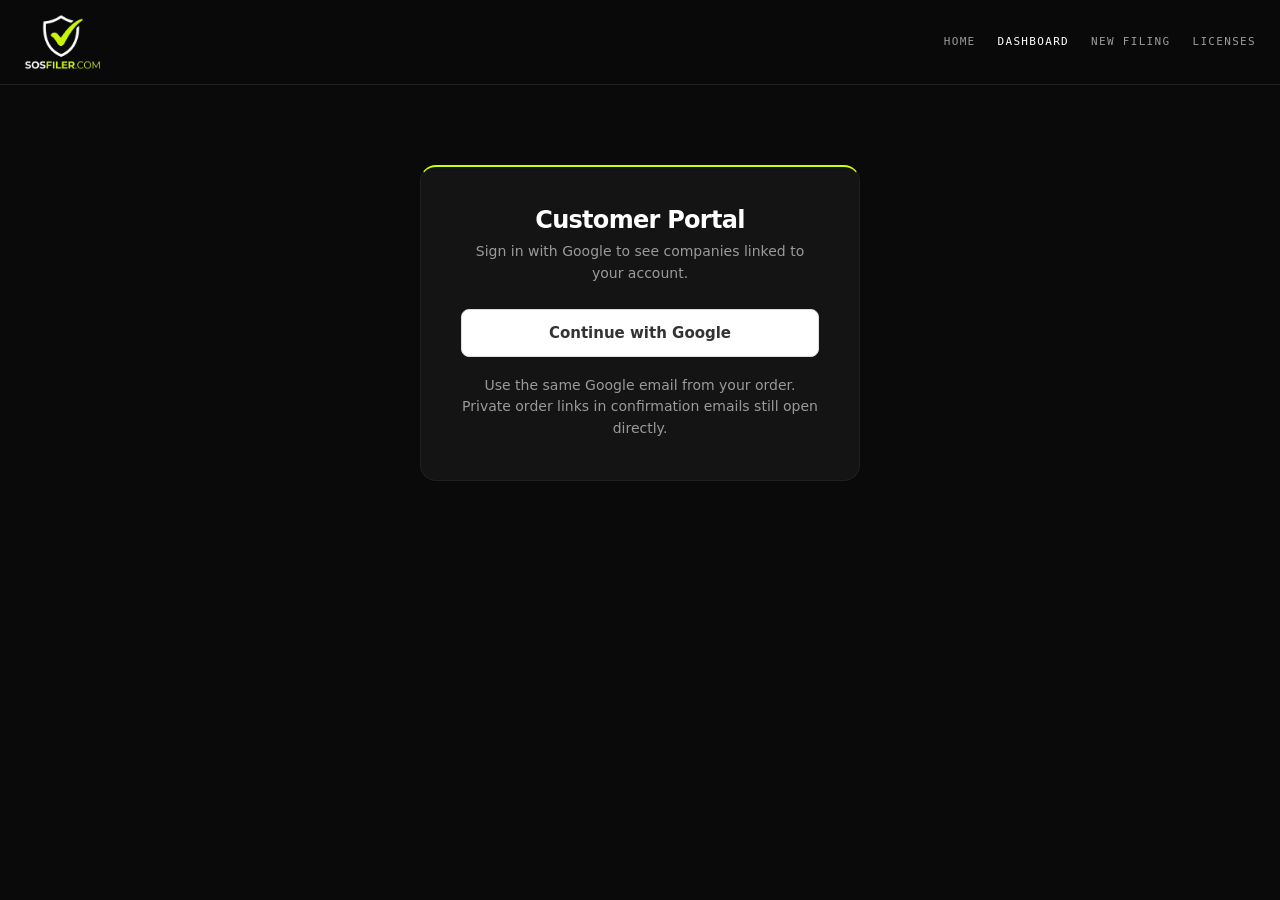
<file: frontend/dashboard.html>
<!DOCTYPE html>
<html lang="en">
<head>
<meta charset="UTF-8">
<link rel="icon" type="image/png" href="https://sosfiler.com/favicon.png">
<meta name="viewport" content="width=device-width, initial-scale=1.0">
<title>Dashboard — SOSFiler</title>
<link rel="manifest" href="https://sosfiler.com/manifest.json">
<meta name="theme-color" content="#0A0A0A">
<link rel="stylesheet" href="https://sosfiler.com/chat-widget.css">
<style>
:root {
  --bg: #0A0A0A;
  --bg-tint: #0E0E0E;
  --surface: #141414;
  --surface-2: #1A1A1A;
  --card: #141414;
  --border: #1F1F1F;
  --border-strong: #2A2A2A;
  --text: #FFFFFF;
  --text-secondary: #9A9A9A;
  --muted: #9A9A9A;
  --muted-2: #6B6B6B;
  --body: #D0D0D0;
  --accent: #CCFF00;
  --accent2: #39FF14;
  --cyan: #00FFE5;
  --green: #39FF14;
  --red: #FF3366;
  --yellow: #FF6B00;
  --amber: #FFB23F;
  --purple: #a78bfa;
  --glow: rgba(204,255,0,0.35);
  --glow-sm: rgba(204,255,0,0.12);
  --gradient: linear-gradient(135deg, #CCFF00, #39FF14);

  --font-display: -apple-system, BlinkMacSystemFont, 'SF Pro Display', 'Inter Display', system-ui, sans-serif;
  --font-body:    -apple-system, BlinkMacSystemFont, 'SF Pro Text', 'Inter', system-ui, sans-serif;
  --font-mono:    'JetBrains Mono', 'IBM Plex Mono', ui-monospace, Menlo, monospace;
}
*, *::before, *::after { box-sizing: border-box; margin: 0; padding: 0; }
body {
  font-family: var(--font-body);
  background: var(--bg);
  color: var(--text);
  line-height: 1.55;
  -webkit-font-smoothing: antialiased;
  text-rendering: optimizeLegibility;
}
h1, h2, h3, h4 { font-family: var(--font-display); font-weight: 900; letter-spacing: -0.03em; line-height: 1.1; color: #fff; }
.mono { font-family: var(--font-mono); font-variant-numeric: tabular-nums; }
a { color: var(--cyan); text-decoration: none; transition: color 0.2s ease; }
a:hover { color: var(--accent); text-decoration: none; }

/* Scrollbar */
::-webkit-scrollbar { width: 6px; }
::-webkit-scrollbar-track { background: var(--bg); }
::-webkit-scrollbar-thumb { background: #333; border-radius: 3px; }
::-webkit-scrollbar-thumb:hover { background: var(--accent); }

.topbar {
  background: rgba(10,10,10,0.85);
  backdrop-filter: blur(20px);
  -webkit-backdrop-filter: blur(20px);
  border-bottom: 1px solid var(--border);
  padding: 14px 24px;
  display: flex;
  justify-content: space-between;
  align-items: center;
  position: sticky;
  top: 0;
  z-index: 100;
  gap: 24px;
}
.topbar .logo { display: flex; align-items: center; gap: 12px; font-family: var(--font-display); font-size: 20px; font-weight: 900; letter-spacing: -0.02em; color: #fff; }
.topbar .logo span { color: var(--accent); }
.topbar .logo img { height: 56px; width: auto; }
.topbar nav { display: flex; gap: 22px; align-items: center; }
.topbar nav a { font-family: var(--font-mono); font-size: 11px; letter-spacing: 0.12em; text-transform: uppercase; color: var(--muted); }
.topbar nav a:hover { color: var(--accent); }
.topbar nav a.active { color: #fff; }

.container { max-width: 900px; margin: 0 auto; padding: 20px; }

/* Login gate */
.login-card {
  background: var(--card);
  border: 1px solid var(--border);
  border-top: 2px solid var(--accent);
  border-radius: 16px;
  padding: 40px;
  max-width: 440px;
  margin: 80px auto;
  text-align: center;
  transition: box-shadow 0.2s ease;
}
.login-card:hover { box-shadow: 0 0 30px rgba(204,255,0,0.05); }
.login-card h2 { margin-bottom: 8px; font-weight: 800; }
.login-card p { color: var(--muted); font-size: 14px; margin-bottom: 24px; }
.login-card input {
  width: 100%; padding: 14px 16px;
  background: #1A1A1A;
  color: var(--text);
  border: 1px solid var(--border);
  border-radius: 8px;
  font-size: 16px;
  font-family: var(--font-body);
  margin-bottom: 12px;
  transition: border-color 0.2s ease, box-shadow 0.2s ease;
}
.login-card input:focus { outline: 2px solid transparent; border-color: var(--accent); box-shadow: 0 0 0 2px rgba(204,255,0,0.15); }
.auth-providers { display: flex; flex-direction: column; gap: 10px; margin: 18px 0; }
.auth-btn { display: flex; align-items: center; justify-content: center; gap: 10px; padding: 14px 20px; border: none; color: #fff; font-weight: 600; font-size: 15px; border-radius: 8px; cursor: pointer; transition: background 0.2s ease, box-shadow 0.2s ease, color 0.2s ease; font-family: var(--font-body); min-height: 48px; }
.google-btn { background: #fff; color: #333; border: 1px solid #ddd; }
.google-btn:hover { background: #f7f7f7; box-shadow: 0 2px 8px rgba(0,0,0,0.15); }
.apple-btn { background: #000; color: #fff; border: 1px solid #333; }
.apple-btn:hover { background: #1a1a1a; box-shadow: 0 2px 8px rgba(255,255,255,0.1); }
.facebook-btn { background: #1877F2; color: #fff; }
.facebook-btn:hover { background: #166FE5; box-shadow: 0 2px 8px rgba(24,119,242,0.4); }
.divider { display: flex; align-items: center; text-align: center; margin: 20px 0; color: var(--muted); }
.divider::before, .divider::after { content: ''; flex: 1; border-bottom: 1px solid var(--border); }
.divider span { padding: 0 10px; font-size: 13px; }
.auth-form { text-align: left; }
.auth-form .btn { margin-top: 4px; }
.auth-links { display: flex; flex-wrap: wrap; justify-content: center; gap: 10px 16px; margin-top: 16px; font-size: 13px; }
.auth-links a { color: var(--cyan); }
.auth-links a:hover { color: var(--accent); }
.auth-message { min-height: 18px; margin-top: 12px; color: var(--muted); font-size: 13px; line-height: 1.4; text-align: center; }
.auth-message.error { color: var(--red); }
.auth-note { color: var(--muted); font-size: 12px; margin-top: 18px !important; margin-bottom: 0 !important; }
.sr-only { position: absolute; width: 1px; height: 1px; padding: 0; margin: -1px; overflow: hidden; clip: rect(0,0,0,0); white-space: nowrap; border: 0; }
.btn {
  padding: 14px 32px;
  border-radius: 8px;
  font-size: 16px;
  font-weight: 700;
  cursor: pointer;
  border: none;
  background: var(--accent);
  color: #000;
  width: 100%;
  transition: box-shadow 0.2s ease, transform 0.2s ease, background 0.2s ease, color 0.2s ease;
  font-family: var(--font-body);
}
.btn:hover { box-shadow: 0 0 20px var(--glow), 0 8px 30px rgba(204,255,0,0.2); transform: translateY(-1px); }

/* Dashboard */
.dashboard { display: none; }
.dashboard.active { display: block; }

/* Header card */
.header-card {
  background: var(--card);
  border: 1px solid var(--border);
  border-top: 2px solid var(--accent);
  border-radius: 16px;
  padding: 28px;
  margin-bottom: 20px;
  display: flex;
  justify-content: space-between;
  align-items: center;
  flex-wrap: wrap;
  gap: 16px;
  transition: box-shadow 0.2s ease;
}
.header-card:hover { box-shadow: 0 0 30px rgba(204,255,0,0.05); }
.header-card .biz-name { font-size: 24px; font-weight: 800; }
.header-card .biz-meta { color: var(--muted); font-size: 14px; margin-top: 4px; }
.status-badge { display: inline-block; padding: 6px 16px; border-radius: 20px; font-size: 13px; font-weight: 600; }
.status-pending_payment { background: rgba(255,107,0,0.15); color: var(--yellow); }
.status-paid, .status-payment_captured, .status-preparing, .status-generating_documents, .status-ready_to_file, .status-annual_report_packet_prepared { background: rgba(204,255,0,0.1); color: var(--accent); }
.status-filing, .status-processing, .status-submitted, .status-submitted_to_state, .status-awaiting_state, .status-pending_government_review, .status-pending_state_review, .status-received_needs_sosdirect_check, .status-operator_required { background: rgba(204,255,0,0.1); color: var(--accent); }
.status-approved, .status-state_approved, .status-complete { background: rgba(57,255,20,0.15); color: var(--green); }
.status-error, .status-failed { background: rgba(255,51,102,0.15); color: var(--red); }
.status-ein_pending, .status-ein_ready_for_submission, .status-ein_received { background: rgba(167,139,250,0.15); color: var(--purple); }

/* Action banner */
.action-banner {
  display: none;
  border: 1px solid rgba(255,204,0,0.4);
  border-left: 4px solid var(--yellow);
  background: rgba(255,204,0,0.1);
  border-radius: 12px;
  padding: 18px;
  margin-bottom: 20px;
}
.action-banner.active { display: flex; justify-content: space-between; gap: 16px; align-items: center; flex-wrap: wrap; }
.action-banner .title { font-size: 16px; font-weight: 800; color: var(--text); margin-bottom: 4px; }
.action-banner .copy { font-size: 13px; color: var(--muted); line-height: 1.45; }
.action-banner .download-btn { white-space: nowrap; text-decoration: none; }

/* Grid */
.grid { display: grid; grid-template-columns: 1fr 1fr; gap: 20px; }
@media (max-width: 700px) { .grid { grid-template-columns: 1fr; } }

.card {
  background: var(--card);
  border: 1px solid var(--border);
  border-radius: 16px;
  padding: 24px;
  transition: box-shadow 0.2s ease;
}
.card:hover { border-color: var(--border-strong); box-shadow: 0 0 20px rgba(204,255,0,0.04); }
.card h3 { font-family: var(--font-mono); font-size: 11px; letter-spacing: 0.15em; text-transform: uppercase; color: var(--muted-2); margin-bottom: 18px; display: flex; align-items: center; gap: 8px; font-weight: 700; }
.card.full { grid-column: 1 / -1; }

/* Timeline */
.timeline { position: relative; padding-left: 24px; }
.timeline::before { content: ''; position: absolute; left: 8px; top: 8px; bottom: 8px; width: 2px; background: var(--border); }
.timeline-item { position: relative; padding-bottom: 20px; }
.timeline-item:last-child { padding-bottom: 0; }
.timeline-item .dot { position: absolute; left: -20px; top: 4px; width: 12px; height: 12px; border-radius: 50%; background: var(--border); }
.timeline-item.done .dot { background: var(--green); box-shadow: 0 0 6px rgba(57,255,20,0.4); }
.timeline-item.current .dot { background: var(--accent); box-shadow: 0 0 10px var(--glow); }
.timeline-item .status { font-weight: 600; font-size: 14px; }
.timeline-item .message { font-size: 13px; color: var(--muted); }
.timeline-item .time { font-size: 12px; color: var(--muted); margin-top: 2px; }

/* Documents */
.doc-list { list-style: none; }
.doc-list li { display: flex; justify-content: space-between; align-items: center; padding: 12px 0; border-bottom: 1px solid var(--border); }
.doc-list li:last-child { border-bottom: none; }
.doc-list .doc-name { font-size: 14px; font-weight: 500; }
.doc-list .doc-format { font-size: 12px; color: var(--muted); }
.doc-list .download-btn {
  padding: 6px 16px;
  background: rgba(204,255,0,0.1);
  color: var(--accent);
  border: 1px solid rgba(204,255,0,0.2);
  border-radius: 6px;
  font-size: 13px;
  cursor: pointer;
  text-decoration: none;
  font-weight: 600;
  transition: background 0.2s ease, box-shadow 0.2s ease;
}
.doc-list .download-btn:hover { background: rgba(204,255,0,0.2); box-shadow: 0 0 10px rgba(204,255,0,0.15); }

/* Order items */
.order-items { display: grid; grid-template-columns: repeat(auto-fit, minmax(240px, 1fr)); gap: 12px; }
.order-item {
  border: 1px solid var(--border);
  border-radius: 8px;
  padding: 14px;
  background: rgba(255,255,255,0.02);
  min-height: 112px;
}
.order-item .item-head { display: flex; justify-content: space-between; gap: 12px; align-items: flex-start; margin-bottom: 8px; }
.order-item .item-title { font-size: 14px; font-weight: 700; line-height: 1.25; }
.order-item .item-note { font-size: 12px; color: var(--muted); line-height: 1.45; }
.item-status { flex: 0 0 auto; border-radius: 999px; padding: 4px 9px; font-size: 11px; font-weight: 700; white-space: nowrap; }
.item-status.complete { background: rgba(57,255,20,0.12); color: var(--green); }
.item-status.progress { background: rgba(204,255,0,0.1); color: var(--accent); }
.item-status.pending { background: rgba(255,255,255,0.06); color: var(--muted); }
.item-status.action { background: rgba(255,107,0,0.12); color: var(--yellow); }

/* Compliance */
.deadline-item { display: flex; justify-content: space-between; align-items: center; padding: 12px 0; border-bottom: 1px solid var(--border); gap: 12px; }
.deadline-item:last-child { border-bottom: none; }
.deadline-info .type { font-size: 14px; font-weight: 500; }
.deadline-info .desc { font-size: 12px; color: var(--muted); max-width: 400px; }
.deadline-date { font-size: 13px; font-weight: 600; white-space: nowrap; }
.deadline-date.overdue { color: var(--red); }
.deadline-date.soon { color: var(--yellow); }
.deadline-date.ok { color: var(--green); }

/* Compliance status */
.compliance-status { display: flex; align-items: center; gap: 12px; padding: 16px; border-radius: 8px; margin-bottom: 16px; }
.compliance-status.green { background: rgba(57,255,20,0.08); border: 1px solid rgba(57,255,20,0.2); }
.compliance-status.yellow { background: rgba(255,107,0,0.08); border: 1px solid rgba(255,107,0,0.2); }
.compliance-status.red { background: rgba(255,51,102,0.08); border: 1px solid rgba(255,51,102,0.2); }
.compliance-dot { width: 12px; height: 12px; border-radius: 50%; }
.compliance-status.green .compliance-dot { background: var(--green); box-shadow: 0 0 6px rgba(57,255,20,0.4); }
.compliance-status.yellow .compliance-dot { background: var(--yellow); }
.compliance-status.red .compliance-dot { background: var(--red); }

/* Checklist */
.checklist { list-style: none; }
.checklist li { padding: 10px 0; border-bottom: 1px solid var(--border); font-size: 14px; display: flex; align-items: flex-start; gap: 10px; }
.checklist li:last-child { border-bottom: none; }
.checklist .check { font-size: 16px; }

/* Info grid */
.info-row { display: flex; justify-content: space-between; padding: 10px 0; border-bottom: 1px solid var(--border); font-size: 14px; }
.info-row:last-child { border-bottom: none; }
.info-row .label { color: var(--muted); }
.info-row .value { font-weight: 500; }

/* EIN display */
.ein-display {
  background: rgba(204,255,0,0.05);
  border: 1px solid rgba(204,255,0,0.2);
  border-radius: 12px;
  padding: 20px;
  text-align: center;
  margin: 16px 0;
}
.ein-display .ein-number { font-size: 28px; font-weight: 800; color: var(--accent); letter-spacing: 2px; margin-top: 8px; text-shadow: 0 0 20px var(--glow-sm); }

/* Loading */
.loading { text-align: center; padding: 40px; }
.spinner { width: 40px; height: 40px; border: 3px solid var(--border); border-top-color: var(--accent); border-radius: 50%; animation: spin 0.8s linear infinite; margin: 0 auto 16px; }
@keyframes spin { to { transform: rotate(360deg); } }

/* Empty state */
.empty { text-align: center; padding: 30px; color: var(--muted); }
.company-list { display: grid; grid-template-columns: repeat(auto-fit, minmax(260px, 1fr)); gap: 14px; }
.company-card {
  border: 1px solid var(--border);
  border-radius: 8px;
  padding: 18px;
  background: rgba(255,255,255,0.02);
  cursor: pointer;
  text-align: left;
  color: var(--text);
  font-family: var(--font-body);
}
.company-card:hover { border-color: rgba(204,255,0,0.35); box-shadow: 0 0 18px rgba(204,255,0,0.08); }
.company-card .name { font-weight: 800; font-size: 16px; margin-bottom: 6px; }
.company-card .meta { color: var(--muted); font-size: 13px; line-height: 1.5; }
.company-toolbar { display: flex; justify-content: space-between; gap: 12px; align-items: center; margin-bottom: 18px; }
.back-btn {
  display: none;
  width: auto;
  padding: 9px 14px;
  border-radius: 8px;
  border: 1px solid var(--border);
  background: rgba(255,255,255,0.03);
  color: var(--text);
  font-size: 13px;
  cursor: pointer;
}
</style>
</head>
<body>

<div class="topbar">
  <a href="index.html" class="logo">
    <img src="logo.png" alt="SOSFiler" onerror="this.style.display='none';this.nextElementSibling.style.display='inline';">
    <span style="display:none;">SOS<span>Filer</span></span>
  </a>
  <nav>
    <a href="index.html">Home</a>
    <a href="#" class="active">Dashboard</a>
    <a href="app.html?new=1">New filing</a>
    <a href="licenses.html">Licenses</a>
    <a href="operator.html" id="operatorAdminLink" style="display:none;">Admin</a>
  </nav>
</div>

<!-- Login Gate -->
<div id="loginGate">
  <div class="login-card">
    <h2 id="accountAuthTitle">Customer Portal</h2>
    <p id="accountAuthCopy">Sign in with Google to see companies linked to your account.</p>
    <div class="auth-providers">
      <button class="auth-btn google-btn" type="button" onclick="triggerGoogleAuth()">
        Continue with Google
      </button>
    </div>
    <p class="auth-note">Use the same Google email from your order. Private order links in confirmation emails still open directly.</p>
  </div>
</div>

<div id="resetGate" style="display:none;">
  <div class="login-card">
    <h2>Reset Password</h2>
    <p>Enter a new password for your SOSFiler account.</p>
    <input type="password" id="newPassword" placeholder="New password">
    <button class="btn" onclick="confirmPasswordReset()">Save Password</button>
    <p style="color: var(--muted); font-size: 12px; margin-top: 16px;"><a href="/dashboard.html">Back to sign in</a></p>
  </div>
</div>

<div id="recoveryGate" style="display:none;">
  <div class="login-card">
    <h2 id="recoveryTitle">Recover Access</h2>
    <p id="recoveryCopy">Enter your email and we'll send recovery instructions.</p>
    <input type="email" id="recoveryEmail" placeholder="Email address">
    <button class="btn" id="recoveryButton" onclick="submitRecovery()">Send Recovery Email</button>
    <p id="recoveryResult" style="color: var(--muted); font-size: 13px; margin-top: 14px;"></p>
    <p style="color: var(--muted); font-size: 12px; margin-top: 16px;"><a href="#" onclick="hideRecovery();return false;">Back to sign in</a></p>
  </div>
</div>

<!-- Dashboard -->
<div class="dashboard" id="companyListView">
  <div class="container">
    <div class="header-card">
      <div>
        <div class="biz-name">Your Companies</div>
        <div class="biz-meta">Select a company to view filings, included documents, receipts, and next steps.</div>
      </div>
    </div>
    <div class="card full">
      <div class="company-toolbar">
        <h3 style="margin:0;">Companies</h3>
        <a href="/app.html?new=1" class="download-btn" style="text-decoration:none;">Start New Formation</a>
      </div>
      <div id="companyList"><div class="loading"><div class="spinner"></div></div></div>
    </div>
  </div>
</div>

<div class="dashboard" id="dashboard">
  <div class="container">
    <button class="back-btn" id="backToCompanies" onclick="showCompanyList()">Back to Companies</button>

    <!-- Header -->
    <div class="header-card">
      <div>
        <div class="biz-name" id="dashBizName">—</div>
        <div class="biz-meta"><span id="dashEntityType">LLC</span> · <span id="dashState">—</span> · Order <span id="dashOrderId">—</span></div>
      </div>
      <div class="status-badge" id="dashStatus">—</div>
    </div>

    <div class="action-banner" id="actionBanner"></div>

    <div class="card full" id="portalAccessCard" style="margin-bottom:20px;">
      <h3>Portal Access</h3>
      <div id="portalAccess"></div>
    </div>

    <div class="grid">

      <!-- Filing Status Timeline -->
      <div class="card full">
        <h3>Filing Status</h3>
        <div class="timeline" id="timeline">
          <div class="loading"><div class="spinner"></div></div>
        </div>
      </div>

      <div class="card full" id="filingInfoCard" style="display:none;">
        <h3>State Filing Details</h3>
        <div id="filingInfo"></div>
      </div>

      <div class="card full">
        <h3>Order Items</h3>
        <div id="orderItems">
          <div class="loading"><div class="spinner"></div></div>
        </div>
      </div>

      <!-- State Filing Confirmation # (Plan v2.6 §4.2.5) -->
      <div class="card" id="filingConfirmationCard" style="display:none;">
        <h3>State Filing Confirmation</h3>
        <div id="filingConfirmation"></div>
      </div>

      <!-- EIN -->
      <div class="card" id="einCard">
        <h3>EIN (Tax ID)</h3>
        <div id="einContent">
          <p style="color: var(--muted); font-size: 14px;">Pending — we'll apply with the IRS once your LLC is filed.</p>
        </div>
      </div>

      <!-- Business Info -->
      <div class="card">
        <h3>Business Info</h3>
        <div id="bizInfo"></div>
      </div>

      <!-- Fee Receipt -->
      <div class="card" id="feeReceiptCard">
        <h3>Fee Receipt</h3>
        <div id="feeReceipt"></div>
      </div>

      <!-- Documents -->
      <div class="card full">
        <h3>Document Vault</h3>
        <div id="docsContent">
          <div class="empty">Documents will appear here once generated.</div>
        </div>
      </div>

      <!-- Compliance Calendar -->
      <div class="card full">
        <h3>Compliance Calendar</h3>
        <div id="complianceStatus"></div>
        <div id="complianceContent">
          <div class="empty">Compliance calendar will be set up after filing.</div>
        </div>
      </div>

      <!-- What To Do Next -->
      <div class="card full">
        <h3>What To Do Next</h3>
        <ul class="checklist" id="checklist"></ul>
      </div>

    </div>

    <!-- Additional Services -->
    <div class="card full" style="margin-top: 20px;">
      <h3>Additional Services</h3>
      <div style="display: grid; grid-template-columns: repeat(auto-fit, minmax(200px, 1fr)); gap: 16px; margin-top: 12px;">
        <button onclick="openComplianceService('annual_report')" style="padding: 20px; background: rgba(204,255,0,0.06); border: 1px solid rgba(204,255,0,0.15); border-radius: 12px; color: var(--text); cursor: pointer; text-align: left; font-family: var(--font-body); transition: border-color 0.2s ease, box-shadow 0.2s ease;">
          <div style="font-weight: 700; font-size: 15px;">File an Annual Report</div>
          <div style="font-size: 13px; color: var(--muted); margin-top: 4px;">Order and track from dashboard</div>
        </button>
        <button onclick="openComplianceService('foreign_qualification')" style="padding: 20px; background: rgba(57,255,20,0.06); border: 1px solid rgba(57,255,20,0.15); border-radius: 12px; color: var(--text); cursor: pointer; text-align: left; font-family: var(--font-body); transition: border-color 0.2s ease, box-shadow 0.2s ease;">
          <div style="font-weight: 700; font-size: 15px;">Foreign Qualification</div>
          <div style="font-size: 13px; color: var(--muted); margin-top: 4px;">Register in another state</div>
        </button>
        <button onclick="openComplianceService('registered_agent_change')" style="padding: 20px; background: rgba(167,139,250,0.06); border: 1px solid rgba(167,139,250,0.15); border-radius: 12px; color: var(--text); cursor: pointer; text-align: left; font-family: var(--font-body); transition: border-color 0.2s ease, box-shadow 0.2s ease;">
          <div style="font-weight: 700; font-size: 15px;">Change Registered Agent</div>
          <div style="font-size: 13px; color: var(--muted); margin-top: 4px;">Switch or update agent</div>
        </button>
        <button onclick="openComplianceService('certificate_good_standing')" style="padding: 20px; background: rgba(255,107,0,0.06); border: 1px solid rgba(255,107,0,0.15); border-radius: 12px; color: var(--text); cursor: pointer; text-align: left; font-family: var(--font-body); transition: border-color 0.2s ease, box-shadow 0.2s ease;">
          <div style="font-weight: 700; font-size: 15px;">Good Standing Certificate</div>
          <div style="font-size: 13px; color: var(--muted); margin-top: 4px;">Order official evidence</div>
        </button>
        <button onclick="openDBAWizard()" style="padding: 20px; background: rgba(204,255,0,0.06); border: 1px solid rgba(204,255,0,0.15); border-radius: 12px; color: var(--text); cursor: pointer; text-align: left; font-family: var(--font-body); transition: border-color 0.2s ease, box-shadow 0.2s ease;">
          <div style="font-weight: 700; font-size: 15px;">File a DBA</div>
          <div style="font-size: 13px; color: var(--muted); margin-top: 4px;">$29 + gov fees</div>
        </button>
        <button onclick="openLicenseAssistant()" style="padding: 20px; background: rgba(57,255,20,0.06); border: 1px solid rgba(57,255,20,0.15); border-radius: 12px; color: var(--text); cursor: pointer; text-align: left; font-family: var(--font-body); transition: border-color 0.2s ease, box-shadow 0.2s ease;">
          <div style="font-weight: 700; font-size: 15px;">Get a Business License</div>
          <div style="font-size: 13px; color: var(--muted); margin-top: 4px;">From $49 or Free guidance</div>
        </button>
        <button onclick="openSpecialtyLicenses()" style="padding: 20px; background: rgba(167,139,250,0.06); border: 1px solid rgba(167,139,250,0.15); border-radius: 12px; color: var(--text); cursor: pointer; text-align: left; font-family: var(--font-body); transition: border-color 0.2s ease, box-shadow 0.2s ease;">
          <div style="font-weight: 700; font-size: 15px;">Specialty Licenses</div>
          <div style="font-size: 13px; color: var(--muted); margin-top: 4px;">Liquor, Food, STR, etc. — $99</div>
        </button>
      </div>
    </div>

    <!-- Service Modal -->
    <div id="serviceModal" style="display:none; position:fixed; inset:0; background:rgba(0,0,0,0.7); z-index:1000; overflow-y:auto;">
      <div style="max-width: 560px; margin: 60px auto; background: var(--card); border: 1px solid var(--border); border-top: 2px solid var(--accent); border-radius: 16px; padding: 32px; position: relative;">
        <button onclick="closeServiceModal()" style="position:absolute; top:16px; right:16px; background:none; border:none; color:var(--muted); cursor:pointer;">Close</button>
        <div id="serviceModalContent"></div>
      </div>
    </div>

    <!-- Self-service links -->
    <div style="text-align: center; padding: 40px 0; color: var(--muted); font-size: 14px;">
      <p>Need changes? <a href="mailto:support@sosfiler.com">Contact</a> ·
      <a href="#">File an amendment</a> · <a href="#">Dissolve LLC</a> ·
      <a href="/licenses.html">Browse All Licenses</a></p>
    </div>
  </div>
</div>

<script>
let orderId = '';
let token = '';
let currentOrderData = null;
let accountMode = false;
let refreshTimer = null;
let recoveryMode = 'password';
let accountAuthMode = 'login';
let savedDashboardOrders = [];
let resetToken = '';
const stateNames = {"AL":"Alabama","AK":"Alaska","AZ":"Arizona","AR":"Arkansas","CA":"California","CO":"Colorado","CT":"Connecticut","DE":"Delaware","DC":"District of Columbia","FL":"Florida","GA":"Georgia","HI":"Hawaii","ID":"Idaho","IL":"Illinois","IN":"Indiana","IA":"Iowa","KS":"Kansas","KY":"Kentucky","LA":"Louisiana","ME":"Maine","MD":"Maryland","MA":"Massachusetts","MI":"Michigan","MN":"Minnesota","MS":"Mississippi","MO":"Missouri","MT":"Montana","NE":"Nebraska","NV":"Nevada","NH":"New Hampshire","NJ":"New Jersey","NM":"New Mexico","NY":"New York","NC":"North Carolina","ND":"North Dakota","OH":"Ohio","OK":"Oklahoma","OR":"Oregon","PA":"Pennsylvania","RI":"Rhode Island","SC":"South Carolina","SD":"South Dakota","TN":"Tennessee","TX":"Texas","UT":"Utah","VT":"Vermont","VA":"Virginia","WA":"Washington","WV":"West Virginia","WI":"Wisconsin","WY":"Wyoming"};
const PUBLIC_SITE_ORIGIN = 'https://sosfiler.com';
const OPERATOR_EMAILS = new Set(['sactoswan@gmail.com', 'admin@sosfiler.com']);

function apiUrl(path) {
  return `${window.location.protocol === 'file:' ? PUBLIC_SITE_ORIGIN : ''}${path}`;
}

function publicReturnUrl(path) {
  return window.location.protocol === 'file:'
    ? `${PUBLIC_SITE_ORIGIN}${path}`
    : `${window.location.origin}${path}`;
}

function currentDashboardUrl() {
  if (window.location.protocol !== 'file:') return window.location.href;
  return `${PUBLIC_SITE_ORIGIN}/dashboard.html${window.location.search || ''}${window.location.hash || ''}`;
}

function rewritePublicLinksForFile() {
  if (window.location.protocol !== 'file:') return;
  document.querySelectorAll('a[href^="/"]').forEach(anchor => {
    anchor.href = `${PUBLIC_SITE_ORIGIN}${anchor.getAttribute('href')}`;
  });
}

function signedInUser() {
  try {
    return JSON.parse(localStorage.getItem('sosfiler_user') || '{}') || {};
  } catch (e) {
    return {};
  }
}

function setOperatorAdminLink(user) {
  const link = document.getElementById('operatorAdminLink');
  if (!link) return;
  const email = (user?.email || '').trim().toLowerCase();
  link.style.display = (user?.is_admin || OPERATOR_EMAILS.has(email)) ? '' : 'none';
}

function operatorUrl() {
  return window.location.protocol === 'file:' ? `${PUBLIC_SITE_ORIGIN}/operator.html?start_admin=1` : 'operator.html?start_admin=1';
}

function capturePostAuthRedirect() {
  const params = new URLSearchParams(window.location.search);
  if (params.get('return_to') === 'operator' || params.get('admin') === '1') {
    sessionStorage.setItem('sosfiler_post_auth_redirect', 'operator');
    return 'operator';
  }
  return sessionStorage.getItem('sosfiler_post_auth_redirect') || '';
}

function maybeRedirectAfterAuth() {
  const target = sessionStorage.getItem('sosfiler_post_auth_redirect');
  if (target === 'operator') {
    sessionStorage.removeItem('sosfiler_post_auth_redirect');
    window.location.href = operatorUrl();
    return true;
  }
  return false;
}

function authHeaders() {
  const authToken = localStorage.getItem('sosfiler_token');
  return authToken ? { 'Authorization': `Bearer ${authToken}` } : {};
}

function escapeHtml(value) {
  return String(value || '').replace(/[&<>"']/g, char => ({
    '&': '&amp;',
    '<': '&lt;',
    '>': '&gt;',
    '"': '&quot;',
    "'": '&#039;'
  }[char]));
}

function savedCheckoutOrders() {
  try {
    const orders = JSON.parse(localStorage.getItem('sosfiler_orders') || '[]');
    return Array.isArray(orders) ? orders.filter(order => (order.order_id || order.id) && order.token) : [];
  } catch (e) {
    return [];
  }
}

function showSavedCheckoutDashboard() {
  const orders = savedCheckoutOrders();
  if (!orders.length) return false;
  savedDashboardOrders = orders;
  if (orders.length === 1) {
    openSavedCompany(0);
    return true;
  }
  if (refreshTimer) clearInterval(refreshTimer);
  accountMode = false;
  orderId = '';
  token = '';
  document.getElementById('loginGate').style.display = 'none';
  document.getElementById('recoveryGate').style.display = 'none';
  document.getElementById('resetGate').style.display = 'none';
  document.getElementById('dashboard').classList.remove('active');
  document.getElementById('companyListView').classList.add('active');
  const el = document.getElementById('companyList');
  el.innerHTML = `<div class="company-list">${orders.map((order, index) => `
    <button class="company-card" onclick="openSavedCompany(${index})">
      <div class="name">${escapeHtml(order.business_name || 'Company')}</div>
      <div class="meta">${escapeHtml(order.entity_type || 'LLC')} · ${escapeHtml(stateNames[order.state] || order.state || '')}</div>
      <div class="meta">Order ${escapeHtml(order.order_id || order.id)}</div>
    </button>`).join('')}</div>`;
  return true;
}

function openSavedCompany(index) {
  const order = savedDashboardOrders[index] || savedCheckoutOrders()[index];
  if (!order) return false;
  accountMode = false;
  orderId = order.order_id || order.id || '';
  token = order.token || '';
  if (!orderId || !token) return false;
  showDashboard();
  return true;
}

// Check URL params
function checkUrlParams() {
  const params = new URLSearchParams(window.location.search);
  const postAuthRedirect = capturePostAuthRedirect();
  if (params.get('login') === '1') {
    return false;
  }
  const reset = params.get('reset_token');
  if (reset) {
    resetToken = reset;
    document.getElementById('loginGate').style.display = 'none';
    document.getElementById('resetGate').style.display = '';
    return true;
  }
  if (params.get('cart_id') && showSavedCheckoutDashboard()) {
    return true;
  }
  const oid = params.get('order_id');
  const tok = params.get('token');
  if (oid && tok) {
    orderId = oid;
    token = tok;
    accountMode = false;
    showDashboard();
    return true;
  }

  if (localStorage.getItem('sosfiler_token')) {
    setOperatorAdminLink(signedInUser());
    if (postAuthRedirect === 'operator' && maybeRedirectAfterAuth()) return true;
    showCompanyList();
    return true;
  }

  // Check localStorage
  try {
    const saved = JSON.parse(localStorage.getItem('sosfiler_order'));
    if (saved && saved.order_id && saved.token) {
      orderId = saved.order_id;
      token = saved.token;
      accountMode = false;
      showDashboard();
      return true;
    }
  } catch (e) {}

  return false;
}

function onAuthSuccess(authToken, user) {
  localStorage.setItem('sosfiler_token', authToken);
  localStorage.setItem('sosfiler_user', JSON.stringify(user || {}));
  setAccountAuthMessage('');
  setOperatorAdminLink(user || {});
  if (maybeRedirectAfterAuth()) return;
  showCompanyList();
}

function currentAccountEmail() {
  const emailInput = document.getElementById('accountEmail');
  return emailInput ? emailInput.value.trim() : '';
}

function setAccountAuthMessage(message, isError = false) {
  const el = document.getElementById('accountAuthResult');
  if (!el) return;
  el.textContent = message || '';
  el.classList.toggle('error', Boolean(isError));
}

function setAccountAuthMode(mode) {
  accountAuthMode = mode === 'signup' ? 'signup' : 'login';
  const isSignup = accountAuthMode === 'signup';
  const title = document.getElementById('accountAuthTitle');
  const copy = document.getElementById('accountAuthCopy');
  const name = document.getElementById('accountName');
  const password = document.getElementById('accountPassword');
  const button = document.getElementById('accountAuthButton');
  const toggle = document.getElementById('accountModeToggle');
  if (title) title.textContent = isSignup ? 'Create Customer Login' : 'Returning Customer Login';
  if (copy) copy.textContent = isSignup
    ? 'Create a login with your checkout email to see your companies.'
    : 'Sign in to see every company linked to your account.';
  if (name) {
    name.style.display = isSignup ? '' : 'none';
    name.required = isSignup;
  }
  if (password) password.autocomplete = isSignup ? 'new-password' : 'current-password';
  if (button) button.textContent = isSignup ? 'Create Account' : 'Sign In';
  if (toggle) toggle.textContent = isSignup ? 'Already have an account?' : 'Create an account';
  setAccountAuthMessage('');
}

function toggleAccountAuthMode(event) {
  if (event) event.preventDefault();
  setAccountAuthMode(accountAuthMode === 'login' ? 'signup' : 'login');
  return false;
}

async function accountAuth(event) {
  if (event) event.preventDefault();
  const email = currentAccountEmail();
  const password = (document.getElementById('accountPassword')?.value || '').trim();
  const name = (document.getElementById('accountName')?.value || '').trim();
  const button = document.getElementById('accountAuthButton');
  if (!email || !password) {
    setAccountAuthMessage('Enter your email and password.', true);
    return false;
  }
  if (accountAuthMode === 'signup' && password.length < 8) {
    setAccountAuthMessage('Password must be at least 8 characters.', true);
    return false;
  }
  if (button) {
    button.disabled = true;
    button.textContent = accountAuthMode === 'signup' ? 'Creating...' : 'Signing in...';
  }
  setAccountAuthMessage('');
  try {
    const endpoint = accountAuthMode === 'signup' ? '/api/auth/signup' : '/api/auth/login';
    const payload = accountAuthMode === 'signup' ? { email, password, name } : { email, password };
    const res = await fetch(apiUrl(endpoint), {
      method: 'POST',
      headers: { 'Content-Type': 'application/json' },
      body: JSON.stringify(payload)
    });
    const data = await res.json().catch(() => ({}));
    if (!res.ok || !data.token) {
      setAccountAuthMessage(data.detail || 'Could not sign in. Check your email and password.', true);
      return false;
    }
    onAuthSuccess(data.token, data.user);
  } catch (err) {
    setAccountAuthMessage('Connection error. Please try again.', true);
  } finally {
    if (button) {
      button.disabled = false;
      button.textContent = accountAuthMode === 'signup' ? 'Create Account' : 'Sign In';
    }
  }
  return false;
}

const GOOGLE_CLIENT_ID = '137294630475-e1o2o3ddpud3jkt12d7hrvul1uuaj1jb.apps.googleusercontent.com';

function triggerGoogleAuth() {
  const redirectUri = publicReturnUrl('/dashboard.html');
  const scope = encodeURIComponent('email profile');
  const authUrl = `https://accounts.google.com/o/oauth2/v2/auth?client_id=${GOOGLE_CLIENT_ID}&redirect_uri=${encodeURIComponent(redirectUri)}&response_type=token&scope=${scope}&prompt=select_account`;
  const isMobile = /iPhone|iPad|iPod|Android/i.test(navigator.userAgent);
  if (isMobile) {
    window.location.href = authUrl;
    return;
  }
  const w = 500, h = 600;
  const left = (screen.width - w) / 2;
  const top = (screen.height - h) / 2;
  const popup = window.open(authUrl, 'google_auth', `width=${w},height=${h},left=${left},top=${top}`);
  if (!popup || popup.closed || typeof popup.closed === 'undefined') {
    window.location.href = authUrl;
    return;
  }
  const checkPopup = setInterval(() => {
    const savedToken = localStorage.getItem('sosfiler_google_token');
    if (savedToken) {
      localStorage.removeItem('sosfiler_google_token');
      clearInterval(checkPopup);
      if (popup && !popup.closed) popup.close();
      handleGoogleToken(savedToken);
      return;
    }
    if (!popup || popup.closed) clearInterval(checkPopup);
  }, 500);
}

async function handleGoogleToken(accessToken) {
  try {
    const res = await fetch('https://www.googleapis.com/oauth2/v3/userinfo', {
      headers: { Authorization: `Bearer ${accessToken}` }
    });
    const profile = await res.json();
    const authRes = await fetch(apiUrl('/api/auth/google'), {
      method: 'POST',
      headers: { 'Content-Type': 'application/json' },
      body: JSON.stringify({
        token: accessToken,
        email: profile.email,
        name: profile.name,
        provider_id: profile.sub
      })
    });
    const data = await authRes.json();
    if (authRes.ok && data.token) {
      onAuthSuccess(data.token, data.user);
    } else {
      alert('Sign-in failed: ' + (data.detail || 'Unknown error'));
    }
  } catch(err) {
    alert('Connection error during sign-in. Please try again.');
  }
}

function checkGoogleRedirect() {
  if (!window.location.hash.includes('access_token=')) return false;
  const params = new URLSearchParams(window.location.hash.substring(1));
  const accessToken = params.get('access_token');
  history.replaceState(null, '', window.location.pathname);
  if (!accessToken) return false;
  if (window.opener) {
    localStorage.setItem('sosfiler_google_token', accessToken);
    window.close();
    return true;
  }
  handleGoogleToken(accessToken);
  return true;
}

function triggerAppleAuth() {
  const APPLE_SERVICE_ID = 'com.sosfiler.auth';
  const redirectUri = publicReturnUrl('/dashboard.html');
  const state = Math.random().toString(36).substring(2, 15);
  localStorage.setItem('sosfiler_apple_state', state);
  const params = new URLSearchParams({
    client_id: APPLE_SERVICE_ID,
    redirect_uri: redirectUri,
    response_type: 'code id_token',
    response_mode: 'fragment',
    scope: 'name email',
    state: state,
  });
  window.location.href = `https://appleid.apple.com/auth/authorize?${params.toString()}`;
}

function checkAppleRedirect() {
  const hash = window.location.hash;
  if (!hash.includes('id_token=')) return false;
  const params = new URLSearchParams(hash.substring(1));
  const idToken = params.get('id_token');
  const state = params.get('state');
  const userJson = params.get('user');
  history.replaceState(null, '', window.location.pathname);
  if (!idToken) return false;
  const savedState = localStorage.getItem('sosfiler_apple_state');
  localStorage.removeItem('sosfiler_apple_state');
  if (savedState && state !== savedState) {
    alert('Sign-in state mismatch. Please try again.');
    return false;
  }
  let userName = '';
  if (userJson) {
    try {
      const user = JSON.parse(decodeURIComponent(userJson));
      userName = [user.name?.firstName, user.name?.lastName].filter(Boolean).join(' ');
    } catch (e) {}
  }
  handleAppleToken(idToken, userName);
  return true;
}

async function handleAppleToken(idToken, userName) {
  try {
    const res = await fetch(apiUrl('/api/auth/apple'), {
      method: 'POST',
      headers: { 'Content-Type': 'application/json' },
      body: JSON.stringify({ token: idToken, name: userName })
    });
    const data = await res.json();
    if (res.ok && data.token) {
      onAuthSuccess(data.token, data.user);
    } else {
      alert('Apple sign-in failed: ' + (data.detail || 'Unknown error'));
    }
  } catch (err) {
    alert('Connection error during Apple sign-in. Please try again.');
  }
}

function triggerFacebookAuth() {
  const FACEBOOK_APP_ID = '1502505134824359';
  const redirectUri = publicReturnUrl('/dashboard.html');
  const state = Math.random().toString(36).substring(2, 15);
  localStorage.setItem('sosfiler_fb_state', state);
  const params = new URLSearchParams({
    client_id: FACEBOOK_APP_ID,
    redirect_uri: redirectUri,
    response_type: 'token',
    scope: 'email,public_profile',
    state: state,
  });
  window.location.href = `https://www.facebook.com/v19.0/dialog/oauth?${params.toString()}`;
}

function checkFacebookRedirect() {
  const hash = window.location.hash;
  if (!hash.includes('access_token=')) return false;
  const savedState = localStorage.getItem('sosfiler_fb_state');
  if (!savedState) return false;
  const params = new URLSearchParams(hash.substring(1));
  const accessToken = params.get('access_token');
  const state = params.get('state');
  history.replaceState(null, '', window.location.pathname);
  localStorage.removeItem('sosfiler_fb_state');
  if (!accessToken) return false;
  if (state !== savedState) {
    alert('Sign-in state mismatch. Please try again.');
    return false;
  }
  handleFacebookToken(accessToken);
  return true;
}

async function handleFacebookToken(accessToken) {
  try {
    const res = await fetch(apiUrl('/api/auth/facebook'), {
      method: 'POST',
      headers: { 'Content-Type': 'application/json' },
      body: JSON.stringify({ token: accessToken })
    });
    const data = await res.json();
    if (res.ok && data.token) {
      onAuthSuccess(data.token, data.user);
    } else {
      alert('Facebook sign-in failed: ' + (data.detail || 'Unknown error'));
    }
  } catch (err) {
    alert('Connection error during Facebook sign-in. Please try again.');
  }
}

function showRecovery(mode) {
  recoveryMode = mode;
  document.getElementById('loginGate').style.display = 'none';
  document.getElementById('recoveryGate').style.display = '';
  document.getElementById('recoveryResult').textContent = '';
  document.getElementById('recoveryEmail').value = currentAccountEmail();
  if (mode === 'token') {
    document.getElementById('recoveryTitle').textContent = 'Recover Order Tokens';
    document.getElementById('recoveryCopy').textContent = 'We will email dashboard links for every company tied to this email.';
    document.getElementById('recoveryButton').textContent = 'Send Dashboard Links';
  } else {
    document.getElementById('recoveryTitle').textContent = 'Reset Password';
    document.getElementById('recoveryCopy').textContent = 'We will email password reset instructions if this account uses password sign-in.';
    document.getElementById('recoveryButton').textContent = 'Send Reset Email';
  }
}

function hideRecovery() {
  document.getElementById('recoveryGate').style.display = 'none';
  document.getElementById('loginGate').style.display = '';
}

async function submitRecovery() {
  const email = document.getElementById('recoveryEmail').value.trim();
  if (!email) { alert('Please enter your email address.'); return; }
  const endpoint = recoveryMode === 'token' ? '/api/auth/order-token-recovery' : '/api/auth/password-reset/request';
  const res = await fetch(apiUrl(endpoint), {
    method: 'POST',
    headers: { 'Content-Type': 'application/json' },
    body: JSON.stringify({ email })
  });
  const data = await res.json().catch(() => ({}));
  document.getElementById('recoveryResult').textContent = data.message || 'If matching records exist, recovery instructions have been sent.';
}

async function confirmPasswordReset() {
  const password = document.getElementById('newPassword').value;
  if (!password || password.length < 8) { alert('Password must be at least 8 characters.'); return; }
  const res = await fetch(apiUrl('/api/auth/password-reset/confirm'), {
    method: 'POST',
    headers: { 'Content-Type': 'application/json' },
    body: JSON.stringify({ token: resetToken, password })
  });
  const data = await res.json().catch(() => ({}));
  if (!res.ok) {
    alert(data.detail || 'Could not reset password.');
    return;
  }
  alert('Password updated. Please sign in.');
  window.location.href = publicReturnUrl('/dashboard.html');
}

async function showDashboard() {
  document.getElementById('loginGate').style.display = 'none';
  document.getElementById('recoveryGate').style.display = 'none';
  document.getElementById('resetGate').style.display = 'none';
  document.getElementById('companyListView').classList.remove('active');
  document.getElementById('dashboard').classList.add('active');
  document.getElementById('backToCompanies').style.display = accountMode ? 'inline-block' : 'none';
  await loadOrderData();
  if (!accountMode) await loadDocuments();
  // Auto-refresh every 30 seconds
  if (refreshTimer) clearInterval(refreshTimer);
  refreshTimer = setInterval(loadOrderData, 30000);
}

async function loadOrderData() {
  try {
    const res = accountMode
      ? await fetch(apiUrl(`/api/user/orders/${orderId}`), { headers: authHeaders() })
      : await fetch(apiUrl(`/api/status/${orderId}?token=${token}`));
    if (!res.ok) {
      if (res.status === 403) { alert('Invalid order ID or token.'); return; }
      if (res.status === 401) { alert('Please sign in again.'); return; }
      throw new Error('Failed to load');
    }
    const payload = await res.json();
    const data = accountMode ? normalizeUserOrder(payload.order) : payload;
    currentOrderData = data;
    renderDashboard(data);
    if (data.documents) renderDocuments(data.documents || []);
  } catch (e) {
    console.error('Load error:', e);
  }
}

async function loadDocuments() {
  try {
    const res = await fetch(apiUrl(`/api/documents/${orderId}?token=${token}`));
    if (!res.ok) return;
    const data = await res.json();
    renderDocuments(data.documents || []);
    if (currentOrderData) {
      currentOrderData.documents = data.documents || [];
      renderOrderItems(currentOrderData);
    }
  } catch (e) {}
}

function normalizeUserOrder(order) {
  return {
    ...order,
    order_id: order.id,
    fee_breakdown: {
      platform_fee_cents: order.platform_fee_cents || 0,
      state_fee_cents: order.state_fee_cents || 0,
      gov_processing_fee_cents: order.gov_processing_fee_cents || 0,
      total_cents: order.total_cents || 0
    }
  };
}

async function showCompanyList() {
  accountMode = true;
  orderId = '';
  token = '';
  if (refreshTimer) clearInterval(refreshTimer);
  document.getElementById('loginGate').style.display = 'none';
  document.getElementById('recoveryGate').style.display = 'none';
  document.getElementById('resetGate').style.display = 'none';
  document.getElementById('dashboard').classList.remove('active');
  document.getElementById('companyListView').classList.add('active');
  const el = document.getElementById('companyList');
  el.innerHTML = '<div class="loading"><div class="spinner"></div></div>';
  try {
    const res = await fetch(apiUrl('/api/user/orders'), { headers: authHeaders() });
    if (!res.ok) {
      el.innerHTML = '<div class="empty">Sign in or create an account with your checkout email to see linked companies.</div>';
      document.getElementById('loginGate').style.display = '';
      return;
    }
    const data = await res.json();
    renderCompanyList(data.orders || []);
  } catch (e) {
    el.innerHTML = '<div class="empty">Could not load companies.</div>';
  }
}

function renderCompanyList(orders) {
  const el = document.getElementById('companyList');
  if (!orders.length) {
    el.innerHTML = '<div class="empty">No companies are linked to this account yet.</div>';
    return;
  }
  const statusLabels = {
    'ready_to_file': 'Ready for State Filing',
    'submitted_to_state': 'Submitted to State',
    'pending_state_review': 'Pending State Review',
    'received_needs_sosdirect_check': 'Received by State',
    'state_approved': 'State Approved',
    'complete': 'Complete',
    'paid': 'Paid',
    'generating_documents': 'Generating Documents'
  };
  el.innerHTML = `<div class="company-list">${orders.map(order => `
    <button class="company-card" onclick="openCompany('${order.id}')">
      <div class="name">${order.business_name}</div>
      <div class="meta">${serviceOrderLabel(order)} · ${stateNames[order.state] || order.state}</div>
      <div class="meta">${statusLabels[order.status] || order.status} · ${order.document_count || 0} document${Number(order.document_count || 0) === 1 ? '' : 's'}</div>
      <div class="meta">Order ${order.id}</div>
    </button>`).join('')}</div>`;
}

function serviceOrderLabel(order) {
  if (!order.service_code || order.product_type === 'formation') return order.entity_type || 'Company';
  return order.service_code.replace(/_/g, ' ').replace(/\b\w/g, l => l.toUpperCase());
}

function openCompany(id) {
  accountMode = true;
  orderId = id;
  showDashboard();
}

function renderDashboard(data) {
  // Header
  document.getElementById('dashBizName').textContent = data.business_name || '—';
  document.getElementById('dashEntityType').textContent = data.entity_type || 'LLC';
  document.getElementById('dashState').textContent = stateNames[data.state] || data.state;
  document.getElementById('dashOrderId').textContent = data.order_id;

  const statusEl = document.getElementById('dashStatus');
  const statusLabels = {
    'pending_payment': 'Awaiting Payment',
    'payment_authorized': 'Payment Authorized',
    'payment_captured': 'Payment Captured',
    'paid': 'Paid',
    'preparing': 'Preparing Filing Packet',
    'generating_documents': 'Generating Documents',
    'ready_to_file': 'Ready for State Filing',
    'operator_required': 'State Portal Checkpoint',
    'registered_agent_processing': 'Registered Agent Assignment In Progress',
    'registered_agent_assigned': 'Registered Agent Assigned',
    'annual_report_packet_prepared': 'Annual Report Packet Ready',
    'filing': 'Filing with State',
    'processing': 'Processing',
    'submitted': 'Submitted with Evidence',
    'submitted_to_state': 'Submitted to State',
    'awaiting_state': 'Awaiting State Review',
    'pending_state_review': 'Pending State Review',
    'received_needs_sosdirect_check': 'Received by State',
    'approved': 'Approved',
    'state_approved': 'State Approved',
    'ein_pending': 'EIN Pending',
    'ein_ready_for_submission': 'EIN Ready for IRS Submission',
    'ein_received': 'EIN Received',
    'complete': 'Complete',
    'error': '❌ Error',
    'human_review': '👤 Under Review'
  };
  statusEl.textContent = statusLabels[data.status] || data.status;
  statusEl.className = `status-badge status-${data.status}`;
  renderActionBanner(data);
  renderPortalAccess(data);

  // Timeline
  const timeline = data.timeline || [];
  const timelineEl = document.getElementById('timeline');
  if (timeline.length > 0) {
    timelineEl.innerHTML = timeline.map((item, i) => {
      const isCurrent = i === timeline.length - 1;
      const isDone = i < timeline.length - 1;
      return `
        <div class="timeline-item ${isDone ? 'done' : ''} ${isCurrent ? 'current' : ''}">
          <div class="dot"></div>
          <div class="status">${statusLabels[item.status] || item.status}</div>
          <div class="message">${item.message || ''}</div>
          <div class="time">${formatDate(item.created_at)}</div>
        </div>`;
    }).join('');
  }

  // State filing confirmation # (Plan v2.6 §4.2.5)
  // SECURITY: operator-entered value, must be HTML-escaped before innerHTML.
  const confirmationEl = document.getElementById('filingConfirmation');
  if (confirmationEl) {
    const confirmation = data.filing_confirmation && data.filing_confirmation.value;
    if (confirmation) {
      const issued = data.filing_confirmation.issued_at ? escapeHtml(formatDate(data.filing_confirmation.issued_at)) : '';
      confirmationEl.innerHTML = `
        <div class="ein-display">
          <div style="color: var(--muted); font-size: 14px;">State filing confirmation</div>
          <div class="ein-number">${escapeHtml(confirmation)}</div>
        </div>
        ${issued ? `<p style="font-size: 13px; color: var(--muted);">Issued ${issued}</p>` : ''}`;
      confirmationEl.parentElement.style.display = '';
    } else {
      confirmationEl.parentElement.style.display = 'none';
    }
  }

  // EIN
  const einContent = document.getElementById('einContent');
  if (data.ein) {
    einContent.innerHTML = `
      <div class="ein-display">
        <div style="color: var(--muted); font-size: 14px;">Your EIN</div>
        <div class="ein-number">${data.ein}</div>
      </div>
      <p style="font-size: 13px; color: var(--muted);">Use this for bank accounts, tax returns, and hiring.</p>`;
  } else if (data.ein_requires_ssn) {
    einContent.innerHTML = `
      <p style="color: var(--yellow); font-size: 14px;">Action needed: enter the full responsible-party SSN/ITIN before we can submit the EIN application.</p>
      <form onsubmit="return submitResponsiblePartySSN(event)" style="margin-top: 12px;">
        <input id="responsibleSsnInput" type="password" inputmode="numeric" maxlength="11" autocomplete="off" placeholder="XXX-XX-XXXX" style="width:100%; padding:12px; border-radius:6px; border:1px solid var(--border); background:var(--bg); color:var(--text);">
        <button class="download-btn" type="submit" style="margin-top:10px; width:100%;">Submit SSN securely for EIN</button>
        <div id="ssnSubmitStatus" style="font-size:12px; color:var(--muted); margin-top:8px;"></div>
      </form>`;
  } else if (['ein_pending'].includes(data.status)) {
    const queue = data.ein_queue || {};
    const availability = queue.irs_availability || {};
    einContent.innerHTML = `
      <p style="color: var(--yellow); font-size: 14px;">EIN is queued for IRS submission. IRS online EIN hours are ${availability.window || 'Monday-Friday 7am-10pm ET'}.</p>
      <p style="font-size: 12px; color: var(--muted); margin-top: 8px;">Queue state: ${routeLabel(queue.status || 'pending')}.</p>`;
  }

  // Business Info
  document.getElementById('bizInfo').innerHTML = `
    <div class="info-row"><span class="label">Name</span><span class="value">${data.business_name}</span></div>
    <div class="info-row"><span class="label">Type</span><span class="value">${data.entity_type}</span></div>
    <div class="info-row"><span class="label">State</span><span class="value">${stateNames[data.state] || data.state}</span></div>
    <div class="info-row"><span class="label">Created</span><span class="value">${formatDate(data.created_at)}</span></div>
    <div class="info-row"><span class="label">State Approved</span><span class="value">${formatDate(data.approved_at)}</span></div>
    <div class="info-row"><span class="label">EIN</span><span class="value">${data.ein || 'Pending'}</span></div>
    <div class="info-row"><span class="label">Registered Agent</span><span class="value">On file with order</span></div>`;

  // Fee Receipt
  renderFeeReceipt(data);

  renderFilingInfo(data);
  renderOrderItems(data);

  // Compliance
  renderCompliance(data.compliance_deadlines || []);

  // Checklist
  renderChecklist(data);
}

function renderPortalAccess(data) {
  const el = document.getElementById('portalAccess');
  if (!el) return;
  const customerPortalUrl = publicReturnUrl('/dashboard.html');
  const job = data.filing_job || {};
  const statePortal = job.portal_url || '';
  el.innerHTML = `
    <div class="info-row"><span class="label">Customer Portal URL</span><span class="value"><a href="${customerPortalUrl}">${customerPortalUrl}</a></span></div>
    <div class="info-row"><span class="label">Customer Login</span><span class="value">Sign in with email/password or Google using the checkout email. Private order links from confirmation emails still open a specific order directly.</span></div>
    <div class="info-row"><span class="label">Order ID</span><span class="value">${data.order_id}</span></div>
    <div class="info-row"><span class="label">Official Filing Portal</span><span class="value">${statePortal ? `<a href="${statePortal}" target="_blank" rel="noopener">${job.portal_name || statePortal}</a>` : 'Pending route assignment'}</span></div>
    <div style="font-size:12px;color:var(--muted);line-height:1.5;margin-top:8px;">SOSFiler uses the official filing portal through an authorized operator workflow. You do not need to create a state portal account for this order unless support specifically asks you to.</div>`;
}

function routeLabel(value) {
  return (value || '')
    .replace(/_/g, ' ')
    .replace(/\b\w/g, letter => letter.toUpperCase()) || 'Operator Verified';
}

function renderActionBanner(data) {
  const banner = document.getElementById('actionBanner');
  if (!banner) return;
  if (data.ein_requires_ssn && !data.ein) {
    banner.classList.add('active');
    banner.innerHTML = `
      <div>
        <div class="title">Action needed: submit SSN/ITIN for EIN</div>
        <div class="copy">Your state formation documents are ready. To finish the EIN application, enter the responsible party's full 9-digit SSN/ITIN in the EIN section.</div>
      </div>
      <button class="download-btn" onclick="scrollToEinSsnForm()">Enter SSN/ITIN</button>`;
    return;
  }
  banner.classList.remove('active');
  banner.innerHTML = '';
}

function scrollToEinSsnForm() {
  document.getElementById('einCard')?.scrollIntoView({ behavior: 'smooth', block: 'center' });
  setTimeout(() => document.getElementById('responsibleSsnInput')?.focus(), 350);
}

function normalizeTaxId(value) {
  return (value || '').replace(/\D/g, '');
}

async function submitResponsiblePartySSN(event) {
  event.preventDefault();
  const input = document.getElementById('responsibleSsnInput');
  const status = document.getElementById('ssnSubmitStatus');
  const ssn = normalizeTaxId(input?.value || '');
  if (!/^\d{9}$/.test(ssn)) {
    status.textContent = 'Enter the full 9-digit SSN/ITIN.';
    status.style.color = 'var(--red)';
    return false;
  }
  status.textContent = 'Submitting securely...';
  status.style.color = 'var(--muted)';
  const endpoint = accountMode
    ? `/api/user/orders/${orderId}/responsible-party-ssn`
    : `/api/orders/${orderId}/responsible-party-ssn?token=${encodeURIComponent(token)}`;
  const res = await fetch(apiUrl(endpoint), {
    method: 'POST',
    headers: accountMode ? { ...authHeaders(), 'Content-Type': 'application/json' } : { 'Content-Type': 'application/json' },
    body: JSON.stringify({ ssn_itin: ssn })
  });
  if (!res.ok) {
    status.textContent = 'Could not save this securely. Please try again or contact support.';
    status.style.color = 'var(--red)';
    return false;
  }
  status.textContent = 'Received. Your EIN application is ready for IRS submission.';
  status.style.color = 'var(--accent)';
  if (currentOrderData) currentOrderData.ein_requires_ssn = false;
  await loadOrderData();
  return false;
}

function renderFeeReceipt(data) {
  const el = document.getElementById('feeReceipt');
  if (!data.paid_at) {
    el.innerHTML = '<div class="empty" style="font-size:13px;">Receipt available after payment.</div>';
    return;
  }
  const serviceFee = (data.platform_fee_cents || 0) / 100;
  const sFee = (data.state_fee_cents || 0) / 100;
  const processingFee = (data.gov_processing_fee_cents || 0) / 100;
  const total = (data.total_cents || 0) / 100;
  const sName = stateNames[data.state] || data.state;

  el.innerHTML = `
    <div class="info-row"><span class="label">SOSFiler service fee</span><span class="value">${formatMoney(serviceFee)}</span></div>
    <div class="info-row"><span class="label">State of ${sName} filing fee</span><span class="value">${formatMoney(sFee)}</span></div>
    ${processingFee > 0 ? `<div class="info-row"><span class="label">State card/convenience fee</span><span class="value">${formatMoney(processingFee)}</span></div>` : ''}
    <div style="font-size:11px;color:var(--muted);padding:2px 0 8px;">Government charge passed through at cost</div>
    <div class="info-row" style="font-weight:700;"><span class="label" style="color:#fff;">Total</span><span class="value" style="color:var(--accent);">${formatMoney(total)}</span></div>
    <div style="font-size:11px;color:var(--muted);margin-top:8px;">Paid ${formatDate(data.paid_at)}</div>`;
}

function renderFilingInfo(data) {
  const card = document.getElementById('filingInfoCard');
  const el = document.getElementById('filingInfo');
  const job = data.filing_job;
  if (!job) {
    card.style.display = 'none';
    return;
  }
  card.style.display = '';
  const evidence = data.filing_artifacts || [];
  const blockers = job.portal_blockers || [];
  const isAnnual = job.action_type === 'annual_report';
  const blockerText = blockers.length
    ? blockers.slice(0, 3).map(b => b.message || b.code).join(' ')
    : 'No portal blocker currently flagged from research.';
  el.innerHTML = `
    <div class="info-row"><span class="label">Office</span><span class="value">${job.office || `${data.state} Secretary of State`}</span></div>
    <div class="info-row"><span class="label">Form</span><span class="value">${job.form_name || 'Formation filing'}</span></div>
    <div class="info-row"><span class="label">Product</span><span class="value">${routeLabel(job.action_type || 'formation')}</span></div>
    <div class="info-row"><span class="label">Submission Method</span><span class="value">${job.portal_name || job.filing_method || 'Operator review'}</span></div>
    <div class="info-row"><span class="label">Automation Lane</span><span class="value">${routeLabel(job.automation_lane)}</span></div>
    <div class="info-row"><span class="label">Portal Difficulty</span><span class="value">${routeLabel(job.automation_difficulty)}</span></div>
    <div class="info-row"><span class="label">Filing Status</span><span class="value">${job.status || data.status}</span></div>
    <div class="info-row"><span class="label">Evidence on File</span><span class="value">${evidence.length ? evidence.map(a => a.artifact_type.replace(/_/g, ' ')).join(', ') : 'Pending'}</span></div>
    <div style="font-size:12px;color:var(--muted);line-height:1.5;margin-top:8px;">${isAnnual ? 'Annual report states only update after operator-verified official evidence is on file. ' : ''}${blockerText}</div>`;
}

function hasDoc(docs, type) {
  return (docs || []).some(doc => doc.doc_type === type);
}

function orderItem(title, status, statusClass, note) {
  return `
    <div class="order-item">
      <div class="item-head">
        <div class="item-title">${title}</div>
        <div class="item-status ${statusClass}">${status}</div>
      </div>
      <div class="item-note">${note}</div>
    </div>`;
}

function renderOrderItems(data) {
  const el = document.getElementById('orderItems');
  if (!el) return;
  const docs = data.documents || [];
  const filedStatuses = ['submitted','submitted_to_state','awaiting_state','pending_state_review','received_needs_sosdirect_check','state_approved','ein_pending','ein_received','complete','approved'];
  const approvedStatuses = ['state_approved','ein_pending','ein_received','complete','approved'];
  const docsReady = !!data.documents_ready_at || docs.length > 0;
  const isLLC = data.entity_type === 'LLC';
  const isCorp = ['C-Corp', 'S-Corp'].includes(data.entity_type);
  const isNonprofit = data.entity_type === 'Nonprofit';
  const isAnnual = data.filing_job?.action_type === 'annual_report';
  const isServiceOrder = data.product_type && data.product_type !== 'formation';
  const formationDocName = data.filing_job?.form_name || `${stateNames[data.state] || data.state} ${isAnnual ? 'annual report' : 'formation filing'}`;
  if (isServiceOrder && !isAnnual) {
    const label = serviceOrderLabel(data);
    const serviceItems = [
      orderItem(
        label,
        filedStatuses.includes(data.status) ? 'Submitted' : (data.status === 'ready_to_file' ? 'Queued' : 'In progress'),
        filedStatuses.includes(data.status) ? 'progress' : (data.status === 'ready_to_file' ? 'action' : 'pending'),
        `${label} will be prepared, reconciled against official fees, and tracked with operator evidence.`
      ),
      orderItem(
        'State receipt or proof',
        hasDoc(docs, 'submitted_receipt') ? 'Ready' : 'Pending',
        hasDoc(docs, 'submitted_receipt') ? 'complete' : 'pending',
        'Appears after SOSFiler submits the request and captures official evidence.'
      ),
      orderItem(
        'Completion evidence',
        approvedStatuses.includes(data.status) || hasDoc(docs, 'approved_certificate') ? 'Ready' : 'Pending',
        approvedStatuses.includes(data.status) || hasDoc(docs, 'approved_certificate') ? 'complete' : 'pending',
        'Official completion evidence appears here after state or agency acceptance.'
      ),
      orderItem(
        'Filing authorization',
        hasDoc(docs, 'filing_authorization') ? 'Ready' : 'Included',
        hasDoc(docs, 'filing_authorization') ? 'complete' : 'progress',
        'Customer authorization for SOSFiler to prepare and submit this service.'
      )
    ];
    el.innerHTML = `<div class="order-items">${serviceItems.join('')}</div>`;
    return;
  }
  const items = [
    orderItem(
      isAnnual ? 'Annual report filing' : 'Formation filing',
      filedStatuses.includes(data.status) ? 'Submitted' : (data.status === 'ready_to_file' ? 'Queued' : 'In progress'),
      filedStatuses.includes(data.status) ? 'progress' : (data.status === 'ready_to_file' ? 'action' : 'pending'),
      filedStatuses.includes(data.status)
        ? `${formationDocName} was submitted to the state. Approval is still pending until the state completes review.`
        : `${formationDocName} will be prepared and submitted through the appropriate official filing channel.`
    ),
    orderItem(
      isAnnual ? 'Annual report receipt' : 'State filing receipt',
      hasDoc(docs, 'submitted_receipt') ? 'Ready' : 'Pending',
      hasDoc(docs, 'submitted_receipt') ? 'complete' : 'pending',
      hasDoc(docs, 'submitted_receipt') ? 'Receipt evidence is available in the document vault.' : 'Appears after SOSFiler submits the filing and captures official evidence.'
    ),
    orderItem(
      isAnnual ? 'Annual report acceptance evidence' : 'State approval document',
      approvedStatuses.includes(data.status) || hasDoc(docs, 'approved_certificate') ? 'Ready' : 'Pending',
      approvedStatuses.includes(data.status) || hasDoc(docs, 'approved_certificate') ? 'complete' : 'pending',
      isAnnual ? 'Official acceptance or annual report confirmation appears here after completion.' : 'The file-stamped formation document or certificate appears here after state approval.'
    ),
    ...(isAnnual ? [orderItem(
      'Annual report packet',
      hasDoc(docs, 'annual_report_packet') ? 'Ready' : 'Pending',
      hasDoc(docs, 'annual_report_packet') ? 'complete' : 'pending',
      'Operator-ready checklist and filing packet for the annual report.'
    )] : []),
    orderItem(
      'Filing authorization',
      hasDoc(docs, 'filing_authorization') ? 'Ready' : 'Included',
      hasDoc(docs, 'filing_authorization') ? 'complete' : 'progress',
      'Customer authorization for SOSFiler to prepare and submit the filing.'
    ),
  ];

  if (isAnnual) {
    el.innerHTML = `<div class="order-items">${items.join('')}</div>`;
    return;
  }

  if (isLLC) {
    items.push(
      orderItem('Operating agreement', hasDoc(docs, 'operating_agreement') ? 'Ready' : (docsReady ? 'Pending' : 'Included'), hasDoc(docs, 'operating_agreement') ? 'complete' : 'pending', 'Internal LLC governance document supplied with the formation package.'),
      orderItem('Initial resolutions', hasDoc(docs, 'initial_resolutions') ? 'Ready' : (docsReady ? 'Pending' : 'Included'), hasDoc(docs, 'initial_resolutions') ? 'complete' : 'pending', 'Initial company approvals for banking, records, EIN, and setup.'),
      orderItem('Membership certificate', hasDoc(docs, 'member_certificate') ? 'Ready' : (docsReady ? 'Pending' : 'Included'), hasDoc(docs, 'member_certificate') ? 'complete' : 'pending', 'Ownership certificate for the member interests issued at formation.'),
      orderItem('Organizational minutes', hasDoc(docs, 'meeting_minutes') ? 'Ready' : (docsReady ? 'Pending' : 'Included'), hasDoc(docs, 'meeting_minutes') ? 'complete' : 'pending', 'Initial meeting record for company organization.')
    );
  }
  if (isCorp) {
    items.push(
      orderItem('Corporate bylaws', hasDoc(docs, 'corporate_bylaws') ? 'Ready' : (docsReady ? 'Pending' : 'Included'), hasDoc(docs, 'corporate_bylaws') ? 'complete' : 'pending', 'Internal governance rules for the corporation.'),
      orderItem('Initial board resolutions', hasDoc(docs, 'corporate_initial_resolutions') ? 'Ready' : (docsReady ? 'Pending' : 'Included'), hasDoc(docs, 'corporate_initial_resolutions') ? 'complete' : 'pending', 'Initial corporate approvals and officer authority.'),
      orderItem('Stock certificates', hasDoc(docs, 'stock_certificate') ? 'Ready' : (docsReady ? 'Pending' : 'Included'), hasDoc(docs, 'stock_certificate') ? 'complete' : 'pending', 'Initial equity certificate records for shareholders.')
    );
  }
  if (isNonprofit) {
    items.push(
      orderItem('Nonprofit bylaws', hasDoc(docs, 'nonprofit_bylaws') ? 'Ready' : (docsReady ? 'Pending' : 'Included'), hasDoc(docs, 'nonprofit_bylaws') ? 'complete' : 'pending', 'Internal governance rules for the nonprofit.'),
      orderItem('Initial board resolutions', hasDoc(docs, 'nonprofit_initial_resolutions') ? 'Ready' : (docsReady ? 'Pending' : 'Included'), hasDoc(docs, 'nonprofit_initial_resolutions') ? 'complete' : 'pending', 'Initial nonprofit board approvals.'),
      orderItem('Conflict of interest policy', hasDoc(docs, 'conflict_of_interest_policy') ? 'Ready' : (docsReady ? 'Pending' : 'Included'), hasDoc(docs, 'conflict_of_interest_policy') ? 'complete' : 'pending', 'Governance policy commonly needed for nonprofit records.')
    );
  }

  items.push(
    orderItem(
      'EIN application',
      data.ein ? 'Complete' : (approvedStatuses.includes(data.status) ? 'Ready next' : 'Waiting'),
      data.ein ? 'complete' : (approvedStatuses.includes(data.status) ? 'action' : 'pending'),
      data.ein ? 'EIN has been received.' : 'SOSFiler applies after state approval because the IRS requires the formed legal entity details.'
    )
  );

  el.innerHTML = `<div class="order-items">${items.join('')}</div>`;
}

function renderDocuments(docs) {
  const el = document.getElementById('docsContent');
  if (!docs.length) {
    el.innerHTML = '<div class="empty">Documents will appear here once generated.</div>';
    return;
  }

  const docNames = {
    'filing_authorization': 'Filing Authorization',
    'articles_of_organization': 'Articles of Organization',
    'operating_agreement': 'Operating Agreement',
    'initial_resolutions': 'Initial Resolutions',
    'meeting_minutes': 'Meeting Minutes',
    'member_certificate': 'Membership Certificate',
    'corporate_bylaws': 'Corporate Bylaws',
    'corporate_initial_resolutions': 'Initial Board Resolutions',
    'incorporator_statement': 'Incorporator Statement',
    'stock_certificate': 'Stock Certificate',
    'nonprofit_bylaws': 'Nonprofit Bylaws',
    'nonprofit_initial_resolutions': 'Initial Board Resolutions',
    'conflict_of_interest_policy': 'Conflict of Interest Policy',
    'ein_ss4_data': 'EIN Application Data',
    'ein_confirmation_letter': 'EIN Confirmation Letter',
    'statement_of_organizer': 'Statement of Organizer',
    'submitted_receipt': 'State Filing Receipt',
    'approved_certificate': 'State Approval Certificate'
    , 'annual_report_packet': 'Annual Report Filing Packet'
    , 'state_correspondence': 'State Correspondence'
  };

  el.innerHTML = `<ul class="doc-list">${docs.map(doc => `
    <li>
      <div>
        <div class="doc-name">${docNames[doc.doc_type] || doc.doc_type} <span class="doc-format">(${doc.format.toUpperCase()})</span></div>
      </div>
      <a href="${accountMode ? apiUrl(`/api/user/orders/${orderId}/download/${doc.filename}`) : apiUrl(`/api/documents/${orderId}/download/${doc.filename}?token=${token}`)}" class="download-btn" ${accountMode ? `onclick="return downloadAccountDoc(event, '${doc.filename}')"` : ''}>Download</a>
    </li>`).join('')}</ul>`;
}

async function downloadAccountDoc(event, filename) {
  event.preventDefault();
  const res = await fetch(apiUrl(`/api/user/orders/${orderId}/download/${filename}`), { headers: authHeaders() });
  if (!res.ok) {
    alert('Could not download this document. Please sign in again.');
    return false;
  }
  const blob = await res.blob();
  const url = URL.createObjectURL(blob);
  const a = document.createElement('a');
  a.href = url;
  a.download = filename;
  document.body.appendChild(a);
  a.click();
  a.remove();
  URL.revokeObjectURL(url);
  return false;
}

function renderCompliance(deadlines) {
  const el = document.getElementById('complianceContent');
  const statusEl = document.getElementById('complianceStatus');

  if (!deadlines.length) {
    el.innerHTML = '<div class="empty">Compliance calendar will be set up after filing.</div>';
    statusEl.innerHTML = '';
    return;
  }

  const today = new Date().toISOString().split('T')[0];
  const in30 = new Date(Date.now() + 30 * 86400000).toISOString().split('T')[0];

  const overdue = deadlines.filter(d => d.due_date < today && d.status === 'upcoming');
  const soon = deadlines.filter(d => d.due_date >= today && d.due_date <= in30);

  let statusClass = 'green', statusMsg = 'All compliance deadlines are current.';
  if (overdue.length) { statusClass = 'red'; statusMsg = `${overdue.length} overdue deadline(s)!`; }
  else if (soon.length) { statusClass = 'yellow'; statusMsg = `${soon.length} deadline(s) due within 30 days.`; }

  statusEl.innerHTML = `<div class="compliance-status ${statusClass}"><div class="compliance-dot"></div><span>${statusMsg}</span></div>`;

  el.innerHTML = deadlines.slice(0, 10).map(d => {
    let dateClass = 'ok';
    if (d.due_date < today) dateClass = 'overdue';
    else if (d.due_date <= in30) dateClass = 'soon';

    return `<div class="deadline-item">
      <div class="deadline-info">
        <div class="type">${d.deadline_type.replace(/_/g, ' ').replace(/\b\w/g, l => l.toUpperCase())}</div>
        <div class="desc">${d.description || ''}</div>
      </div>
      <div class="deadline-date ${dateClass}">${formatDate(d.due_date)}</div>
    </div>`;
  }).join('');
}

function renderChecklist(data) {
  const el = document.getElementById('checklist');
  const state = data.state;
  if (data.product_type && data.product_type !== 'formation') {
    const filedStatuses = ['submitted','submitted_to_state','awaiting_state','pending_government_review','pending_state_review','received_needs_sosdirect_check','approved','state_approved','complete'];
    const approvedStatuses = ['approved','state_approved','complete'];
    const label = serviceOrderLabel(data);
    const items = [
      { done: ['payment_authorized','payment_captured','paid','ready_to_file',...filedStatuses].includes(data.status), text: `Pay for ${label}` },
      { done: ['ready_to_file',...filedStatuses].includes(data.status), text: 'SOSFiler prepares operator filing packet' },
      { done: filedStatuses.includes(data.status), text: `Submit ${label} with ${stateNames[state] || state}` },
      { done: approvedStatuses.includes(data.status), text: 'Receive official completion evidence' },
    ];
    el.innerHTML = items.map(item => `
      <li>
        <span class="check">${item.done ? 'Done' : 'Pending'}</span>
        <span style="${item.done ? 'text-decoration: line-through; color: var(--muted);' : ''}">${item.text}</span>
      </li>`).join('');
    return;
  }
  const paidStatuses = ['payment_authorized','payment_captured','paid','preparing','generating_documents','ready_to_file','submitted_to_state','awaiting_state','pending_state_review','received_needs_sosdirect_check','state_approved','ein_pending','ein_received','complete','approved'];
  const docsStatuses = ['ready_to_file','submitted','submitted_to_state','awaiting_state','pending_government_review','pending_state_review','received_needs_sosdirect_check','approved','state_approved','ein_pending','ein_received','complete'];
  const filedStatuses = ['submitted','submitted_to_state','awaiting_state','pending_government_review','pending_state_review','received_needs_sosdirect_check','approved','state_approved','ein_pending','ein_received','complete'];
  const approvedStatuses = ['approved','state_approved','ein_pending','ein_received','complete'];

  const items = [
    { done: paidStatuses.includes(data.status), text: 'Pay for formation' },
    { done: !!data.documents_ready_at || docsStatuses.includes(data.status), text: 'Internal company documents generated' },
    { done: filedStatuses.includes(data.status), text: `Filed with ${stateNames[state] || state} Secretary of State` },
    { done: approvedStatuses.includes(data.status), text: 'Receive state approval documents' },
    { done: !!data.ein, text: 'Receive EIN from IRS' },
    { done: false, text: 'Open a business bank account with Articles and EIN letter' },
    { done: false, text: 'Set up business accounting' },
    { done: false, text: `Get business insurance if applicable` },
    { done: false, text: `Register for state/local business licenses` },
    { done: false, text: 'Review federal reporting requirements that apply to your company' },
  ];

  // Add state-specific items
  if (state === 'NY') items.push({ done: false, text: 'Complete NY publication requirement: 2 newspapers, 6 weeks, within 120 days' });
  if (state === 'CA') items.push({ done: false, text: 'SOSFiler files the initial Statement of Information (LLC-12) within 90 days' });
  if (state === 'GA') items.push({ done: false, text: 'Publish notice of formation in county legal organ' });

  el.innerHTML = items.map(item => `
    <li>
      <span class="check">${item.done ? 'Done' : 'Pending'}</span>
      <span style="${item.done ? 'text-decoration: line-through; color: var(--muted);' : ''}">${item.text}</span>
    </li>`).join('');
}

function formatDate(dateStr) {
  if (!dateStr) return '—';
  try {
    const d = new Date(dateStr);
    return d.toLocaleDateString('en-US', { month: 'short', day: 'numeric', year: 'numeric' });
  } catch (e) { return dateStr; }
}

function formatMoney(value) {
  return `$${Number(value || 0).toFixed(2)}`;
}

// --- Additional Services ---
function openServiceModal(html) {
  document.getElementById('serviceModalContent').innerHTML = html;
  document.getElementById('serviceModal').style.display = 'block';
}
function closeServiceModal() {
  document.getElementById('serviceModal').style.display = 'none';
}

const quickServiceLabels = {
  annual_report: {
    title: 'File an Annual Report',
    copy: 'SOSFiler will prepare the filing packet, reconcile official state fees, and track evidence through completion.',
    stateLabel: 'Filing state'
  },
  foreign_qualification: {
    title: 'Foreign Qualification',
    copy: 'Register this company to do business in another state. Pick the destination state below.',
    stateLabel: 'Destination state'
  },
  registered_agent_change: {
    title: 'Change Registered Agent',
    copy: 'Order a registered agent change filing and track state acceptance from this dashboard.',
    stateLabel: 'State'
  },
  certificate_good_standing: {
    title: 'Certificate of Good Standing',
    copy: 'Order an official certificate/status document from the state.',
    stateLabel: 'Certificate state'
  }
};

function openComplianceService(serviceCode) {
  const data = currentOrderData || {};
  const config = quickServiceLabels[serviceCode] || { title: 'Order Service', copy: 'Order this service from SOSFiler.', stateLabel: 'State' };
  const selectedState = data.state || '';
  openServiceModal(`
    <h2 style="margin-bottom:16px;">${config.title}</h2>
    <p style="color:var(--muted); margin-bottom:20px;">${config.copy}</p>
    <label style="display:block;font-size:12px;color:var(--muted);margin-bottom:6px;">${config.stateLabel}</label>
    <select id="quickServiceState" style="width:100%;padding:12px;background:#1A1A1A;color:var(--text);border:1px solid var(--border);border-radius:8px;margin-bottom:12px;font-size:15px;font-family:var(--font-body);">
      ${Object.entries(stateNames).sort((a,b)=>a[1].localeCompare(b[1])).map(([c,n])=>'<option value="'+c+'" '+(c===selectedState?'selected':'')+'>'+n+'</option>').join('')}
    </select>
    <textarea id="quickServiceNotes" placeholder="Anything we should know? Optional." style="width:100%;min-height:90px;padding:12px;background:#1A1A1A;color:var(--text);border:1px solid var(--border);border-radius:8px;margin-bottom:16px;font-size:15px;font-family:var(--font-body);resize:vertical;"></textarea>
    <button onclick="orderComplianceService('${serviceCode}')" class="btn" style="width:100%;">Continue to Checkout</button>
    <div id="quickServiceResult" style="margin-top:16px;"></div>
  `);
}

async function orderComplianceService(serviceCode) {
  const el = document.getElementById('quickServiceResult');
  const selectedState = document.getElementById('quickServiceState').value;
  const notes = document.getElementById('quickServiceNotes').value;
  const base = currentOrderData || {};
  el.innerHTML = '<div style="text-align:center;padding:16px;"><div class="spinner"></div>Creating service order...</div>';
  try {
    const serviceRes = await fetch(apiUrl('/api/service-orders'), {
      method: 'POST',
      headers: { 'Content-Type': 'application/json', ...authHeaders() },
      body: JSON.stringify({
        service_code: serviceCode,
        email: base.email,
        business_name: base.business_name,
        entity_type: base.entity_type || 'LLC',
        state: selectedState,
        parent_order_id: orderId,
        parent_token: accountMode ? '' : token,
        service_data: {
          source_order_id: orderId,
          source_state: base.state,
          notes
        }
      })
    });
    const serviceOrder = await serviceRes.json();
    if (!serviceRes.ok) throw new Error(serviceOrder.detail || 'Could not create service order.');
    const checkoutRes = await fetch(apiUrl(`/api/orders/${encodeURIComponent(serviceOrder.order_id)}/authorize`), {
      method: 'POST',
      headers: { 'Content-Type': 'application/json' },
      body: JSON.stringify({
        success_url: publicReturnUrl('/dashboard.html'),
        cancel_url: currentDashboardUrl()
      })
    });
    const checkout = await checkoutRes.json();
    if (!checkoutRes.ok) throw new Error(checkout.detail || 'Could not start checkout.');
    window.location.href = checkout.checkout_url;
  } catch (e) {
    el.innerHTML = '<p style="color:var(--red)">' + e.message + '</p>';
  }
}

function openDBAWizard() {
  openServiceModal(`
    <h2 style="margin-bottom:16px;">File a DBA</h2>
    <p style="color:var(--muted); margin-bottom:20px;">Operating under a different name? We'll handle the filing for you. $29 + government fees.</p>
    <input type="text" id="dbaName" placeholder="DBA Name (e.g., Joe's Pizza)" style="width:100%;padding:12px;background:#1A1A1A;color:var(--text);border:1px solid var(--border);border-radius:8px;margin-bottom:12px;font-size:15px;font-family:var(--font-body);">
    <select id="dbaState" style="width:100%;padding:12px;background:#1A1A1A;color:var(--text);border:1px solid var(--border);border-radius:8px;margin-bottom:12px;font-size:15px;font-family:var(--font-body);">
      <option value="">Select State...</option>
      ${Object.entries(stateNames).sort((a,b)=>a[1].localeCompare(b[1])).map(([c,n])=>'<option value="'+c+'">'+n+'</option>').join('')}
    </select>
    <input type="text" id="dbaCounty" placeholder="County (if applicable)" style="width:100%;padding:12px;background:#1A1A1A;color:var(--text);border:1px solid var(--border);border-radius:8px;margin-bottom:12px;font-size:15px;font-family:var(--font-body);">
    <input type="text" id="dbaCity" placeholder="City" style="width:100%;padding:12px;background:#1A1A1A;color:var(--text);border:1px solid var(--border);border-radius:8px;margin-bottom:16px;font-size:15px;font-family:var(--font-body);">
    <button onclick="checkDBA()" class="btn" style="width:100%;">Check Requirements</button>
    <div id="dbaResult" style="margin-top:16px;"></div>
  `);
}

async function checkDBA() {
  const name = document.getElementById('dbaName').value;
  const state = document.getElementById('dbaState').value;
  const county = document.getElementById('dbaCounty').value;
  const city = document.getElementById('dbaCity').value;
  const el = document.getElementById('dbaResult');
  if (!name || !state) { el.innerHTML = '<p style="color:var(--red)">Please enter DBA name and state.</p>'; return; }
  el.innerHTML = '<div style="text-align:center;padding:16px;"><div class="spinner"></div>Checking '+stateNames[state]+' requirements...</div>';
  try {
    const res = await fetch(apiUrl('/api/license-check'), {
      method: 'POST', headers: {'Content-Type':'application/json'},
      body: JSON.stringify({state, county, city, business_type:'', license_type:'dba'})
    });
    const data = await res.json();
    const d = data.data || {};
    const type = data.response_type;
    let html = '<div style="background:#1A1A1A;border:1px solid var(--border);border-radius:12px;padding:20px;margin-top:12px;">';
    html += '<div style="font-weight:700;font-size:16px;margin-bottom:8px;">' + (type === 'ONLINE_FILING' ? 'Online Filing Available' : type === 'MAIL_FILING' ? 'Mail Filing' : 'Guidance') + '</div>';
    html += '<div style="font-size:14px;color:var(--muted);">';
    if (d.filing_fee !== undefined) html += '<div>Government fee: <strong>$' + d.filing_fee + '</strong></div>';
    if (d.our_fee !== undefined) html += '<div>Our service fee: <strong>$' + d.our_fee + '</strong></div>';
    if (d.total_estimated !== undefined) html += '<div style="font-size:16px;color:var(--accent);font-weight:700;margin-top:8px;">Total: $' + d.total_estimated + '</div>';
    if (d.portal_url) html += '<div style="margin-top:8px;"><a href="'+d.portal_url+'" target="_blank">Filing Portal</a></div>';
    if (d.publication_required) html += '<div style="margin-top:8px;color:var(--yellow);">Newspaper publication required: ' + (d.publication_details || '') + '</div>';
    if (d.message) html += '<div style="margin-top:8px;">' + d.message + '</div>';
    html += '</div></div>';
    if (type === 'ONLINE_FILING' || type === 'MAIL_FILING') {
      html += '<button onclick="alert(\'Filing flow coming soon! Contact support@sosfiler.com for immediate assistance.\')" class="btn" style="width:100%;margin-top:12px;">File Now - $' + (d.total_estimated||29) + '</button>';
    }
    el.innerHTML = html;
  } catch(e) {
    el.innerHTML = '<p style="color:var(--red)">Error checking requirements. Please try again.</p>';
  }
}

function openLicenseAssistant() {
  openServiceModal(`
    <h2 style="margin-bottom:16px;">Business License Assistant</h2>
    <p style="color:var(--muted); margin-bottom:20px;">Tell us about your business and we'll find the licenses you need.</p>
    <input type="text" id="licCity" placeholder="City" style="width:100%;padding:12px;background:#1A1A1A;color:var(--text);border:1px solid var(--border);border-radius:8px;margin-bottom:12px;font-size:15px;font-family:var(--font-body);">
    <select id="licState" style="width:100%;padding:12px;background:#1A1A1A;color:var(--text);border:1px solid var(--border);border-radius:8px;margin-bottom:12px;font-size:15px;font-family:var(--font-body);">
      <option value="">Select State...</option>
      ${Object.entries(stateNames).sort((a,b)=>a[1].localeCompare(b[1])).map(([c,n])=>'<option value="'+c+'">'+n+'</option>').join('')}
    </select>
    <input type="text" id="licBizType" placeholder="Business type (e.g., restaurant, consulting, retail)" style="width:100%;padding:12px;background:#1A1A1A;color:var(--text);border:1px solid var(--border);border-radius:8px;margin-bottom:16px;font-size:15px;font-family:var(--font-body);">
    <button onclick="checkLicenseNeeds()" class="btn" style="width:100%;">What Licenses Do I Need?</button>
    <div id="licResult" style="margin-top:16px;"></div>
  `);
}

async function checkLicenseNeeds() {
  const city = document.getElementById('licCity').value;
  const state = document.getElementById('licState').value;
  const biz = document.getElementById('licBizType').value;
  const el = document.getElementById('licResult');
  if (!city || !state || !biz) { el.innerHTML = '<p style="color:var(--red)">Please fill in all fields.</p>'; return; }
  el.innerHTML = '<div style="text-align:center;padding:16px;"><div class="spinner"></div>Checking licenses for '+biz+' in '+city+', '+stateNames[state]+'...</div>';
  try {
    const res = await fetch(apiUrl('/api/license-needs'), {
      method: 'POST', headers: {'Content-Type':'application/json'},
      body: JSON.stringify({city, state, business_type: biz})
    });
    const data = await res.json();
    const licenses = data.licenses || [];
    let html = '<div style="margin-top:12px;">';
    html += '<div style="font-weight:700;font-size:16px;margin-bottom:12px;">Found ' + licenses.length + ' license(s) for your business:</div>';
    licenses.forEach(l => {
      const priorityColor = l.priority === 'high' ? 'var(--red)' : l.priority === 'medium' ? 'var(--yellow)' : 'var(--green)';
      html += '<div style="background:#1A1A1A;border:1px solid var(--border);border-radius:8px;padding:16px;margin-bottom:8px;">';
      html += '<div style="display:flex;justify-content:space-between;align-items:center;">';
      html += '<div style="font-weight:600;">'+l.license_name+'</div>';
      html += '<span style="font-size:12px;color:'+priorityColor+';font-weight:600;">'+l.priority.toUpperCase()+'</span>';
      html += '</div>';
      html += '<div style="font-size:13px;color:var(--muted);margin-top:4px;">'+l.issuing_authority+'</div>';
      if (l.estimated_fee) html += '<div style="font-size:13px;margin-top:4px;">Gov fee: ~$'+l.estimated_fee+' · Our fee: $'+(l.our_fee||0)+'</div>';
      if (l.notes) html += '<div style="font-size:12px;color:var(--muted);margin-top:4px;">'+l.notes+'</div>';
      html += '</div>';
    });
    if (data.total_estimated_government_fees) {
      html += '<div style="text-align:center;padding:12px;font-weight:700;color:var(--accent);">Estimated total government fees: ~$'+data.total_estimated_government_fees+'</div>';
    }
    html += '</div>';
    el.innerHTML = html;
  } catch(e) {
    el.innerHTML = '<p style="color:var(--red)">Error checking licenses. Please try again.</p>';
  }
}

function openSpecialtyLicenses() {
  const categories = [
    {name:'Liquor License', id:'liquor_license', fee:'$99'},
    {name:'Food & Beverage', id:'food_beverage', fee:'$99'},
    {name:'Short-Term Rental', id:'str_license', fee:'$99'},
    {name:'Professional License', id:'professional_license', fee:'$99'},
    {name:'Cannabis License', id:'cannabis_license', fee:'$99'},
    {name:'Childcare License', id:'childcare_license', fee:'$99'},
    {name:'Auto Dealer License', id:'auto_dealer', fee:'$99'},
    {name:'Building/Zoning', id:'building_zoning', fee:'$99'},
    {name:'Health Permit', id:'health_department', fee:'$99'},
    {name:'Sales Tax Permit', id:'sales_tax_permit', fee:'$49'},
    {name:'Home Occupation', id:'home_occupation', fee:'$49'},
    {name:'Signage Permit', id:'signage_permit', fee:'$49'},
  ];
  let html = '<h2 style="margin-bottom:16px;">Specialty Licenses</h2>';
  html += '<p style="color:var(--muted);margin-bottom:20px;">Select a license type to check requirements for your location.</p>';
  html += '<div style="display:grid;grid-template-columns:repeat(auto-fit,minmax(140px,1fr));gap:10px;">';
  categories.forEach(c => {
    html += '<button onclick="openSpecificLicense(\''+c.id+'\',\''+c.name+'\')" style="padding:16px 12px;background:#1A1A1A;border:1px solid var(--border);border-radius:10px;color:var(--text);cursor:pointer;text-align:center;font-family:\'Inter\',sans-serif;transition:border-color 0.2s;">';
    html += '<div style="font-size:13px;font-weight:600;margin-top:4px;">'+c.name+'</div>';
    html += '<div style="font-size:11px;color:var(--muted);">'+c.fee+'</div>';
    html += '</button>';
  });
  html += '</div>';
  openServiceModal(html);
}

function openSpecificLicense(typeId, typeName) {
  openServiceModal(`
    <h2 style="margin-bottom:16px;">${typeName}</h2>
    <p style="color:var(--muted);margin-bottom:20px;">Enter your location to check specific requirements.</p>
    <input type="text" id="specCity" placeholder="City" style="width:100%;padding:12px;background:#1A1A1A;color:var(--text);border:1px solid var(--border);border-radius:8px;margin-bottom:12px;font-size:15px;font-family:var(--font-body);">
    <input type="text" id="specCounty" placeholder="County" style="width:100%;padding:12px;background:#1A1A1A;color:var(--text);border:1px solid var(--border);border-radius:8px;margin-bottom:12px;font-size:15px;font-family:var(--font-body);">
    <select id="specState" style="width:100%;padding:12px;background:#1A1A1A;color:var(--text);border:1px solid var(--border);border-radius:8px;margin-bottom:12px;font-size:15px;font-family:var(--font-body);">
      <option value="">Select State...</option>
      ${Object.entries(stateNames).sort((a,b)=>a[1].localeCompare(b[1])).map(([c,n])=>'<option value="'+c+'">'+n+'</option>').join('')}
    </select>
    <input type="text" id="specBizType" placeholder="Business type" style="width:100%;padding:12px;background:#1A1A1A;color:var(--text);border:1px solid var(--border);border-radius:8px;margin-bottom:16px;font-size:15px;font-family:var(--font-body);">
    <button onclick="checkSpecificLicense('${typeId}')" class="btn" style="width:100%;">Check Requirements</button>
    <div id="specResult" style="margin-top:16px;"></div>
  `);
}

async function checkSpecificLicense(typeId) {
  const city = document.getElementById('specCity').value;
  const county = document.getElementById('specCounty').value;
  const state = document.getElementById('specState').value;
  const biz = document.getElementById('specBizType').value;
  const el = document.getElementById('specResult');
  if (!state) { el.innerHTML = '<p style="color:var(--red)">Please select a state.</p>'; return; }
  el.innerHTML = '<div style="text-align:center;padding:16px;"><div class="spinner"></div>Checking ' + typeId.replace(/_/g,' ') + ' requirements...</div>';
  try {
    const res = await fetch(apiUrl('/api/license-check'), {
      method: 'POST', headers: {'Content-Type':'application/json'},
      body: JSON.stringify({city, county, state, business_type: biz, license_type: typeId})
    });
    const data = await res.json();
    const d = data.data || {};
    const type = data.response_type;
    let html = '<div style="background:#1A1A1A;border:1px solid var(--border);border-radius:12px;padding:20px;">';
    html += '<div style="font-weight:700;margin-bottom:8px;">' + (type === 'ONLINE_FILING' ? 'Online Filing' : type === 'MAIL_FILING' ? 'Mail Filing' : 'Guidance') + '</div>';
    if (d.license_name) html += '<div style="font-size:15px;font-weight:600;">'+d.license_name+'</div>';
    if (d.issuing_authority) html += '<div style="font-size:13px;color:var(--muted);">Issued by: '+d.issuing_authority+'</div>';
    if (d.filing_fee !== undefined) html += '<div style="margin-top:8px;">Government fee: <strong>$'+d.filing_fee+'</strong></div>';
    if (d.processing_time) html += '<div>Processing: '+d.processing_time+'</div>';
    if (d.requirements && d.requirements.length) {
      html += '<div style="margin-top:8px;font-weight:600;">Requirements:</div><ul style="font-size:13px;color:var(--muted);padding-left:16px;">';
      d.requirements.forEach(r => html += '<li>'+r+'</li>');
      html += '</ul>';
    }
    if (d.portal_url) html += '<div style="margin-top:8px;"><a href="'+d.portal_url+'" target="_blank">Filing Portal</a></div>';
    if (d.office_address) html += '<div style="margin-top:4px;font-size:13px;color:var(--muted);">Office: '+d.office_address+'</div>';
    if (d.phone) html += '<div style="font-size:13px;color:var(--muted);">Phone: '+d.phone+'</div>';
    if (d.additional_notes) html += '<div style="margin-top:8px;font-size:13px;color:var(--yellow);">'+d.additional_notes+'</div>';
    if (d.our_fee > 0) html += '<div style="margin-top:12px;font-size:16px;color:var(--accent);font-weight:700;">Our fee: $'+d.our_fee+'</div>';
    html += '</div>';
    if (type !== 'GUIDANCE' && d.our_fee > 0) {
      html += '<button onclick="alert(\'Filing service coming soon! Contact support@sosfiler.com.\')" class="btn" style="width:100%;margin-top:12px;">File Now</button>';
    }
    el.innerHTML = html;
  } catch(e) {
    el.innerHTML = '<p style="color:var(--red)">Error. Please try again.</p>';
  }
}

// Init
rewritePublicLinksForFile();
setOperatorAdminLink(signedInUser());
checkAppleRedirect() || checkFacebookRedirect() || checkGoogleRedirect() || checkUrlParams();
</script>
<script src="https://sosfiler.com/chat-widget.js"></script>
</body>
</html>
</file>
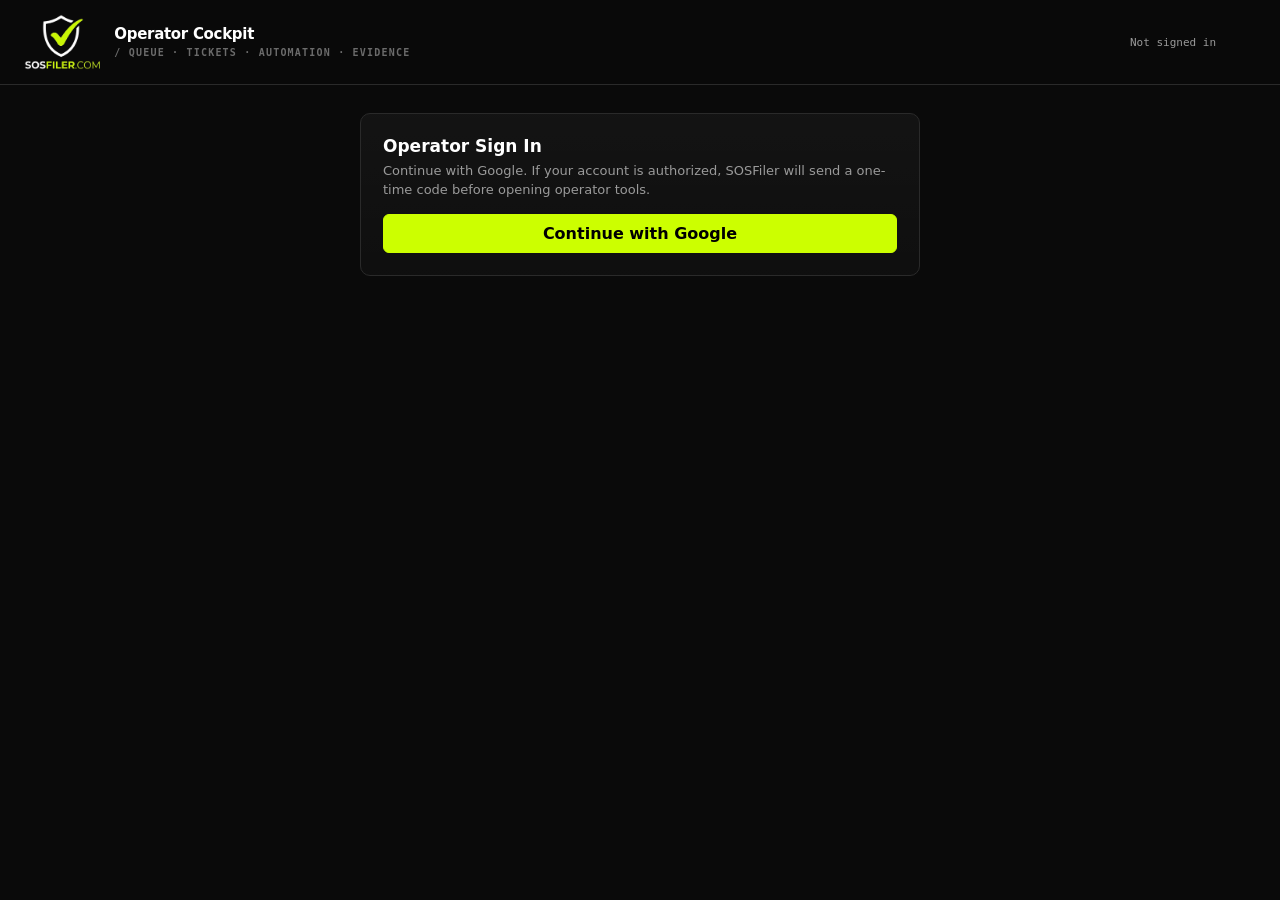
<file: frontend/operator.html>
<!doctype html>
<html lang="en">
<head>
  <meta charset="utf-8" />
  <meta name="viewport" content="width=device-width, initial-scale=1" />
  <title>SOSFiler Operator Cockpit</title>
  <style>
    :root {
      --bg: #0A0A0A;
      --bg-tint: #0E0E0E;
      --surface: #141414;
      --surface-soft: #1A1A1A;
      --ink: #FFFFFF;
      --body: #D0D0D0;
      --muted: #9A9A9A;
      --muted-2: #6B6B6B;
      --line: #2A2A2A;
      --line-soft: #1F1F1F;
      --accent: #CCFF00;
      --accent-strong: #DBFF33;
      --blue: #00FFE5;
      --amber: #FFB23F;
      --red: #FF3366;
      --green: #39FF14;
      --shadow: 0 12px 30px rgba(0, 0, 0, 0.4);
      --font-display: -apple-system, BlinkMacSystemFont, 'SF Pro Display', 'Inter Display', system-ui, sans-serif;
      --font-body:    -apple-system, BlinkMacSystemFont, 'SF Pro Text', 'Inter', system-ui, sans-serif;
      --font-mono:    'JetBrains Mono', 'IBM Plex Mono', ui-monospace, Menlo, monospace;
    }

    * { box-sizing: border-box; }
    body {
      margin: 0;
      min-height: 100vh;
      background: var(--bg);
      color: var(--ink);
      font-family: var(--font-body);
      -webkit-font-smoothing: antialiased;
      text-rendering: optimizeLegibility;
    }
    h1, h2, h3 { font-family: var(--font-display); font-weight: 900; letter-spacing: -0.02em; color: var(--ink); }
    ::-webkit-scrollbar { width: 8px; height: 8px; }
    ::-webkit-scrollbar-track { background: var(--bg); }
    ::-webkit-scrollbar-thumb { background: #2A2A2A; border-radius: 2px; }
    ::-webkit-scrollbar-thumb:hover { background: var(--accent); }
    ::selection { background: var(--accent); color: #000; }

    button, input, select, textarea {
      font: inherit;
    }

    button {
      border: 1px solid var(--line);
      background: var(--surface);
      color: var(--ink);
      border-radius: 6px;
      padding: 9px 14px;
      cursor: pointer;
      font-weight: 600;
      font-family: var(--font-body);
      transition: border-color .15s ease, background .15s ease, color .15s ease;
    }

    button:hover { border-color: var(--accent); color: var(--accent); }
    button.primary {
      background: var(--accent);
      color: #000;
      border-color: var(--accent);
      font-weight: 700;
    }
    button.primary:hover { background: var(--accent-strong); color: #000; }
    button.danger { color: var(--red); border-color: rgba(255,51,102,0.4); }
    button.danger:hover { color: var(--red); border-color: var(--red); }
    button:disabled { opacity: 0.45; cursor: not-allowed; }

    input, select, textarea {
      width: 100%;
      border: 1px solid var(--line);
      border-radius: 6px;
      background: var(--bg);
      color: var(--ink);
      padding: 9px 12px;
      min-height: 38px;
      font-family: var(--font-body);
      transition: border-color .15s ease, box-shadow .15s ease;
    }
    input:focus, select:focus, textarea:focus { outline: none; border-color: var(--accent); box-shadow: 0 0 0 2px rgba(204,255,0,0.12); }

    textarea {
      min-height: 74px;
      resize: vertical;
    }

    .shell {
      min-height: 100vh;
      display: grid;
      grid-template-rows: auto 1fr;
    }

    .topbar {
      position: sticky;
      top: 0;
      z-index: 5;
      display: flex;
      align-items: center;
      justify-content: space-between;
      gap: 16px;
      padding: 14px 24px;
      background: rgba(10, 10, 10, 0.85);
      border-bottom: 1px solid var(--line);
      backdrop-filter: blur(20px);
      -webkit-backdrop-filter: blur(20px);
    }

    .brand {
      display: flex;
      align-items: center;
      gap: 12px;
      min-width: 280px;
    }

    .mark {
      width: 34px;
      height: 34px;
      border-radius: 6px;
      display: grid;
      place-items: center;
      background: var(--accent);
      color: #000;
      font-weight: 900;
      font-family: var(--font-display);
      letter-spacing: 0;
    }

    .brand h1 {
      margin: 0;
      font-size: 15px;
      line-height: 1.1;
      font-family: var(--font-display);
      font-weight: 900;
      letter-spacing: -0.02em;
    }

    .brand span {
      display: block;
      color: var(--muted-2);
      font-family: var(--font-mono);
      font-size: 10px;
      font-weight: 600;
      letter-spacing: 0.12em;
      text-transform: uppercase;
      margin-top: 4px;
    }

    .auth {
      display: grid;
      grid-template-columns: repeat(6, auto);
      gap: 8px;
      align-items: center;
    }

    .session-label {
      color: var(--muted);
      font-family: var(--font-mono);
      font-size: 11px;
      white-space: nowrap;
    }

    .admin-auth-panel {
      max-width: 560px;
      margin: 28px auto 16px;
      padding: 22px;
      border: 1px solid var(--line);
      border-radius: 10px;
      background: linear-gradient(180deg, rgba(255,255,255,0.04), rgba(255,255,255,0.02));
      display: grid;
      gap: 14px;
      align-items: start;
      align-self: start;
    }

    .admin-auth-panel h2 {
      margin: 0 0 6px;
      font-size: 17px;
      letter-spacing: 0;
    }

    .admin-auth-panel p {
      margin: 0;
      color: var(--muted);
      font-size: 13px;
      line-height: 1.45;
    }

    .admin-auth-form {
      display: grid;
      grid-template-columns: 1fr;
      gap: 8px;
      align-items: stretch;
    }

    .admin-auth-actions {
      display: flex;
      flex-wrap: wrap;
      gap: 8px;
      margin-bottom: 0;
    }

    .admin-auth-form input {
      min-width: 0;
    }

    .layout {
      display: grid;
      grid-template-columns: minmax(360px, 42%) 1fr;
      gap: 16px;
      padding: 16px;
      min-height: 0;
    }

    .panel {
      background: var(--surface);
      border: 1px solid var(--line);
      border-radius: 10px;
      min-height: 0;
      overflow: hidden;
    }

    .panel-head {
      padding: 14px 16px;
      border-bottom: 1px solid var(--line);
      display: flex;
      align-items: center;
      justify-content: space-between;
      gap: 12px;
      background: var(--bg-tint);
    }

    .panel-head h2 {
      margin: 0;
      font-family: var(--font-mono);
      font-size: 11px;
      font-weight: 700;
      letter-spacing: 0.15em;
      text-transform: uppercase;
      color: var(--muted);
    }

    .filters {
      display: grid;
      grid-template-columns: 82px 1fr 1fr;
      gap: 8px;
      padding: 12px 14px;
      background: var(--bg-tint);
      border-bottom: 1px solid var(--line);
    }

    .queue {
      max-height: calc(100vh - 176px);
      overflow: auto;
    }

    .job {
      width: 100%;
      text-align: left;
      border: 0;
      border-bottom: 1px solid var(--line-soft);
      border-radius: 0;
      padding: 14px 16px;
      display: grid;
      gap: 8px;
      background: var(--surface);
      color: var(--ink);
      font-family: var(--font-body);
      transition: background .15s ease;
    }
    .job:hover { background: var(--surface-soft); border-color: var(--line-soft); }

    .job.active {
      background: var(--surface-soft);
      box-shadow: inset 3px 0 0 var(--accent);
    }

    .job-title {
      display: flex;
      justify-content: space-between;
      gap: 10px;
      align-items: start;
    }

    .job-name {
      font-family: var(--font-display);
      font-weight: 800;
      letter-spacing: -0.01em;
      line-height: 1.25;
      color: var(--ink);
    }

    .job-sub {
      color: var(--muted);
      font-family: var(--font-mono);
      font-size: 11px;
      letter-spacing: 0.08em;
      margin-top: 4px;
    }

    .chips {
      display: flex;
      flex-wrap: wrap;
      gap: 6px;
    }

    .chip {
      display: inline-flex;
      align-items: center;
      border: 1px solid var(--line);
      border-radius: 4px;
      padding: 4px 8px;
      background: var(--bg);
      color: var(--muted);
      font-family: var(--font-mono);
      font-size: 10px;
      font-weight: 700;
      letter-spacing: 0.1em;
      text-transform: uppercase;
      max-width: 100%;
    }

    .chip.green { color: var(--green); border-color: rgba(57,255,20,0.3); background: rgba(57,255,20,0.06); }
    .chip.amber { color: var(--amber); border-color: rgba(255,178,63,0.3); background: rgba(255,178,63,0.06); }
    .chip.red { color: var(--red); border-color: rgba(255,51,102,0.3); background: rgba(255,51,102,0.06); }
    .chip.blue { color: var(--blue); border-color: rgba(0,255,229,0.3); background: rgba(0,255,229,0.06); }

    .detail {
      max-height: calc(100vh - 91px);
      overflow: auto;
      padding: 14px;
    }

    .empty {
      color: var(--muted);
      padding: 20px;
      border: 1px dashed var(--line);
      border-radius: 8px;
      background: var(--bg-tint);
    }

    .summary {
      display: grid;
      grid-template-columns: repeat(4, minmax(0, 1fr));
      gap: 0;
      margin-bottom: 16px;
      border: 1px solid var(--line);
      border-radius: 8px;
      overflow: hidden;
    }

    .metric {
      padding: 14px 16px;
      background: var(--surface);
      border-right: 1px solid var(--line);
      min-width: 0;
    }
    .metric:last-child { border-right: none; }

    .metric .label {
      color: var(--muted-2);
      font-family: var(--font-mono);
      font-size: 10px;
      font-weight: 700;
      text-transform: uppercase;
      letter-spacing: 0.15em;
      margin-bottom: 8px;
    }

    .metric .value {
      font-family: var(--font-display);
      font-weight: 900;
      font-size: 20px;
      letter-spacing: -0.02em;
      color: var(--ink);
      font-variant-numeric: tabular-nums;
      overflow-wrap: anywhere;
    }

    .section {
      border-top: 1px solid var(--line);
      padding-top: 16px;
      margin-top: 18px;
    }

    .section h3 {
      margin: 0 0 12px;
      font-family: var(--font-mono);
      font-size: 11px;
      font-weight: 700;
      letter-spacing: 0.15em;
      text-transform: uppercase;
      color: var(--muted);
    }

    .actions {
      display: flex;
      flex-wrap: wrap;
      gap: 8px;
      margin-bottom: 10px;
    }

    .form-grid {
      display: grid;
      grid-template-columns: repeat(2, minmax(0, 1fr));
      gap: 10px;
    }

    .form-grid .wide {
      grid-column: 1 / -1;
    }

    label {
      display: grid;
      gap: 6px;
      color: var(--muted);
      font-family: var(--font-mono);
      font-size: 10px;
      font-weight: 700;
      letter-spacing: 0.12em;
      text-transform: uppercase;
    }

    .feed {
      display: grid;
      gap: 8px;
    }

    .entry {
      border: 1px solid var(--line-soft);
      border-radius: 6px;
      padding: 12px;
      background: var(--surface-soft);
    }

    .entry-head {
      display: flex;
      justify-content: space-between;
      gap: 10px;
      margin-bottom: 6px;
      font-family: var(--font-mono);
      font-size: 11px;
      letter-spacing: 0.08em;
      color: var(--muted);
      font-weight: 600;
    }

    .entry-body {
      font-size: 13px;
      line-height: 1.45;
      overflow-wrap: anywhere;
      white-space: pre-wrap;
    }

    .blockers {
      display: grid;
      gap: 8px;
    }

    .status {
      min-height: 20px;
      color: var(--muted);
      font-size: 13px;
      padding: 0 14px 10px;
    }

    .toast {
      position: fixed;
      right: 16px;
      bottom: 16px;
      max-width: 420px;
      background: var(--accent);
      color: #000;
      border-radius: 6px;
      padding: 14px 18px;
      box-shadow: 0 8px 30px rgba(204,255,0,0.25);
      display: none;
      z-index: 10;
      font-family: var(--font-body);
      font-weight: 600;
      font-size: 14px;
    }

    @media (max-width: 980px) {
      .layout { grid-template-columns: 1fr; }
      .queue, .detail { max-height: none; }
      .summary { grid-template-columns: repeat(2, minmax(0, 1fr)); }
      .auth { grid-template-columns: 1fr auto; }
      .auth button:last-child { grid-column: 1 / -1; }
      .admin-auth-panel { grid-template-columns: 1fr; }
      .admin-auth-form { grid-template-columns: 1fr 1fr; }
      .admin-auth-form button { grid-column: 1 / -1; }
    }

    @media (max-width: 640px) {
      .topbar { align-items: stretch; flex-direction: column; }
      .auth { grid-template-columns: 1fr; }
      .admin-auth-form { grid-template-columns: 1fr; }
      .filters, .form-grid, .summary { grid-template-columns: 1fr; }
      .layout { padding: 10px; }
    }
  </style>
</head>
<body>
  <div class="shell">
    <header class="topbar">
      <div class="brand">
        <a href="index.html" style="text-decoration:none;"><img src="logo.png" alt="SOSFiler" style="height:56px;width:auto;display:block;" onerror="this.outerHTML='<div class=\'mark\'>S</div>';"></a>
        <div>
          <h1>Operator Cockpit</h1>
          <span>/ Queue · Tickets · Automation · Evidence</span>
        </div>
      </div>
      <div class="auth">
        <span id="operatorSessionLabel" class="session-label">Not signed in</span>
        <button id="logoutBtn" data-admin-action type="button">Logout</button>
        <button id="healthBtn" data-admin-action type="button">DB Health</button>
        <button id="syncBtn" data-admin-action type="button">Sync</button>
        <button id="slackConfigBtn" data-admin-action type="button">Slack</button>
        <button id="emailConfigBtn" data-admin-action type="button">Email</button>
        <button id="refreshBtn" data-admin-action class="primary" type="button">Refresh</button>
      </div>
    </header>

    <section id="adminAuthPanel" class="admin-auth-panel">
      <div>
        <h2>Operator Sign In</h2>
        <p>Continue with Google. If your account is authorized, SOSFiler will send a one-time code before opening operator tools.</p>
      </div>
      <div class="admin-auth-form">
        <input id="adminMfaCode" inputmode="numeric" maxlength="6" placeholder="6-digit code" autocomplete="one-time-code" style="display:none;" />
        <button id="saveTokenBtn" class="primary" type="button">Continue with Google</button>
      </div>
    </section>

    <main class="layout" id="operatorLayout">
      <section class="panel">
        <div class="panel-head">
          <h2>System Health</h2>
          <button id="systemHealthBtn" type="button">Check</button>
        </div>
        <div id="systemHealthStatus" class="status"></div>
        <div id="systemHealthSummary" style="margin-bottom:14px;"></div>

        <div class="panel-head" style="border-top:1px solid var(--line-soft);">
          <h2>Launch Readiness</h2>
          <span id="launchReadinessCount" class="chip">0 states</span>
        </div>
        <div class="filters" style="grid-template-columns: 1fr 1fr auto;">
          <select id="launchCategoryFilter" aria-label="Launch readiness category">
            <option value="">All categories</option>
            <option value="fully_automated_sellable">Fully automated</option>
            <option value="operator_assisted_sellable">Operator assisted</option>
            <option value="customer_data_intake_sellable">Customer data intake</option>
            <option value="trusted_access_operator_sellable">Trusted access operator</option>
            <option value="partner_intermediary_sellable">Partner/intermediary</option>
            <option value="unavailable_pending_official_access">Unavailable</option>
          </select>
          <select id="launchOfferFilter" aria-label="Customer offer status">
            <option value="">All offers</option>
            <option value="available_automated">Available automated</option>
            <option value="available_operator_assisted">Available operator assisted</option>
            <option value="not_available">Not available</option>
          </select>
          <button id="launchReadinessBtn" type="button">Load</button>
        </div>
        <div id="launchReadinessStatus" class="status"></div>
        <div id="launchReadinessList" class="queue" style="max-height: 360px;"></div>

        <div class="panel-head" style="border-top:1px solid var(--line-soft);">
          <h2>State Metadata</h2>
          <span id="stateMetadataCount" class="chip">0 states</span>
        </div>
        <div class="filters" style="grid-template-columns: 1fr 1fr auto;">
          <select id="metadataEntityType">
            <option value="LLC">LLC</option>
            <option value="Corp">Corp</option>
            <option value="Nonprofit">Nonprofit</option>
          </select>
          <select id="metadataActionType">
            <option value="formation">Formation</option>
            <option value="annual_report">Annual report</option>
          </select>
          <button id="stateMetadataBtn" type="button">Load</button>
        </div>
        <div id="stateMetadataStatus" class="status"></div>
        <div id="stateMetadataList" class="queue" style="max-height: 330px;"></div>

        <div class="panel-head" style="border-top:1px solid var(--line-soft);">
          <h2>Adapter Matrix</h2>
          <span id="adapterMatrixCount" class="chip">0 states</span>
        </div>
        <div class="filters" style="grid-template-columns: 1fr 1fr auto;">
          <select id="matrixEntityType">
            <option value="LLC">LLC</option>
            <option value="Corp">Corp</option>
            <option value="Nonprofit">Nonprofit</option>
          </select>
          <select id="matrixActionType">
            <option value="formation">Formation</option>
            <option value="annual_report">Annual report</option>
          </select>
          <button id="adapterMatrixBtn" type="button">Run</button>
        </div>
        <div id="adapterMatrixStatus" class="status"></div>
        <div id="adapterMatrixList" class="queue" style="max-height: 330px;"></div>

        <div class="panel-head" style="border-top:1px solid var(--line-soft);">
          <h2>EIN Queue</h2>
          <span id="einQueueCount" class="chip">0 items</span>
        </div>
        <div class="filters" style="grid-template-columns: 1fr auto;">
          <input id="einOrderFilter" placeholder="Order ID" />
          <button id="einQueueBtn" type="button">Load</button>
        </div>
        <div id="einQueueStatus" class="status"></div>
        <div id="einQueueList" class="queue" style="max-height: 330px;"></div>

        <div class="panel-head" style="border-top:1px solid var(--line-soft);">
          <h2>Payment Readiness</h2>
          <span id="paymentReadinessCount" class="chip">0 orders</span>
        </div>
        <div class="filters">
          <input id="paymentStateFilter" maxlength="2" placeholder="State" />
          <select id="paymentReadinessFilter">
            <option value="">All readiness</option>
            <option value="needs_filing_prep">Needs filing prep</option>
            <option value="needs_reconciliation">Needs reconciliation</option>
            <option value="ready_to_file">Ready to file</option>
            <option value="blocked">Blocked</option>
          </select>
          <button id="paymentReadinessBtn" type="button">Load</button>
        </div>
        <div id="paymentReadinessStatus" class="status"></div>
        <div id="paymentReadinessList" class="queue" style="max-height: 360px;"></div>

        <div class="panel-head" style="border-top:1px solid var(--line-soft);">
          <h2>Filing Jobs</h2>
          <span id="jobCount" class="chip">0 jobs</span>
        </div>
        <div class="filters">
          <input id="stateFilter" maxlength="2" placeholder="State" />
          <select id="statusFilter">
            <option value="">All statuses</option>
            <option value="ready_to_file">Ready to file</option>
            <option value="automation_started">Automation started</option>
            <option value="operator_required">Operator required</option>
            <option value="submitted">Submitted</option>
            <option value="pending_government_review">Pending government review</option>
            <option value="approved">Approved</option>
            <option value="documents_collected">Documents collected</option>
            <option value="complete">Complete</option>
            <option value="pending_payment">Pending payment</option>
            <option value="paid">Paid</option>
            <option value="submitted_to_state">Submitted to state</option>
            <option value="state_approved">State approved</option>
          </select>
          <select id="laneFilter">
            <option value="">All lanes</option>
            <option value="browser_automation">Browser automation</option>
            <option value="browser_automation_candidate">Browser candidate</option>
            <option value="browser_profile_automation">Browser profile</option>
            <option value="operator_assisted_browser_provider">Operator browser provider</option>
            <option value="operator_assisted">Operator assisted</option>
          </select>
        </div>
        <div id="queueStatus" class="status"></div>
        <div id="jobList" class="queue"></div>

        <div class="panel-head" style="border-top:1px solid var(--line-soft);">
          <h2>Operator Tickets</h2>
          <span id="ticketCount" class="chip">0 tickets</span>
        </div>
        <div class="filters" style="grid-template-columns: 1fr 1fr;">
          <select id="ticketStatusFilter">
            <option value="open">Open</option>
            <option value="">All tickets</option>
            <option value="approved">Approved</option>
            <option value="closed">Closed</option>
          </select>
          <select id="ticketPriorityFilter">
            <option value="">All priorities</option>
            <option value="urgent">Urgent</option>
            <option value="high">High</option>
            <option value="normal">Normal</option>
            <option value="low">Low</option>
          </select>
        </div>
        <div id="ticketStatus" class="status"></div>
        <div id="ticketList" class="queue" style="max-height: 330px;"></div>

        <div class="filters" style="grid-template-columns: 1fr auto; border-top:1px solid var(--line-soft);">
          <input id="testTicketPrompt" placeholder="Create test enhancement ticket..." value="Please add an operator-visible checklist for annual report filing readiness." />
          <button id="createTestTicketBtn" type="button">Create</button>
        </div>

        <div class="panel-head" style="border-top:1px solid var(--line-soft);">
          <h2>Engineering Queue</h2>
          <span id="engineeringCount" class="chip">0 jobs</span>
        </div>
        <div class="filters" style="grid-template-columns: 1fr auto;">
          <select id="engineeringStatusFilter">
            <option value="">All engineering jobs</option>
            <option value="approved">Approved</option>
            <option value="in_progress">In progress</option>
            <option value="tests_failed">Tests failed</option>
            <option value="blocked">Blocked</option>
            <option value="ready_to_deploy">Ready to deploy</option>
            <option value="deployed">Deployed</option>
            <option value="stop_requested">Stop requested</option>
          </select>
          <button id="engineeringBackfillBtn" type="button">Backfill</button>
        </div>
        <div id="engineeringStatus" class="status"></div>
        <div id="engineeringList" class="queue" style="max-height: 330px;"></div>
      </section>

      <section class="panel">
        <div id="detail" class="detail">
          <div class="empty">Select a filing job to inspect its route, run automation preflight, upload evidence references, or transition status.</div>
        </div>
      </section>
    </main>
  </div>

  <div id="toast" class="toast"></div>

  <script>
    const state = {
      jobs: [],
      tickets: [],
      engineeringJobs: [],
      launchReadiness: [],
      launchReadinessSummary: null,
      stateMetadata: [],
      stateMetadataSummary: null,
      adapterMatrix: [],
      adapterMatrixSummary: null,
      einQueue: [],
      paymentReadiness: [],
      paymentReadinessSummary: null,
      selectedEinOrderId: "",
      selectedJobId: "",
      selectedTicketId: "",
      selectedEngineeringRunId: "",
      detail: null,
      systemHealth: null,
      busy: false,
      adminSessionToken: sessionStorage.getItem("sosfiler_admin_session_token") || "",
      adminSessionId: sessionStorage.getItem("sosfiler_admin_session_id") || "",
      adminMfaChallengeId: sessionStorage.getItem("sosfiler_admin_mfa_challenge_id") || "",
      adminEmail: sessionStorage.getItem("sosfiler_admin_mfa_email") || "",
      adminAccountToken: localStorage.getItem("sosfiler_token") || "",
      operator: localStorage.getItem("sosfiler_operator_name") || "operator",
    };
    window.__sosfilerOperatorState = state;

    const $ = (id) => document.getElementById(id);
    const GOOGLE_CLIENT_ID = "137294630475-e1o2o3ddpud3jkt12d7hrvul1uuaj1jb.apps.googleusercontent.com";
    const GOOGLE_IDENTITY_SCRIPT_ID = "google-identity-services";
    let googleIdentityScriptPromise = null;

    function adminHeaders(extra = {}) {
      const headers = { ...extra };
      if (state.adminSessionToken) {
        headers.Authorization = `Bearer ${state.adminSessionToken}`;
        headers["x-operator-id"] = state.operator;
      }
      return headers;
    }

    function accountHeaders(extra = {}) {
      const token = localStorage.getItem("sosfiler_token") || state.adminAccountToken;
      return token ? { ...extra, Authorization: `Bearer ${token}` } : { ...extra };
    }

    function signedInUser() {
      try {
        return JSON.parse(localStorage.getItem("sosfiler_user") || "{}") || {};
      } catch (_) {
        return {};
      }
    }

    function toast(message) {
      const el = $("toast");
      el.textContent = message;
      el.style.display = "block";
      clearTimeout(window.__toastTimer);
      window.__toastTimer = setTimeout(() => { el.style.display = "none"; }, 3600);
    }

    function hasAdminAccess() {
      return Boolean(state.adminSessionToken);
    }

    function updateAdminAuthUI() {
      const signedIn = hasAdminAccess();
      if ($("adminAuthPanel")) $("adminAuthPanel").style.display = signedIn ? "none" : "grid";
      if ($("operatorLayout")) $("operatorLayout").style.display = signedIn ? "grid" : "none";
      document.querySelectorAll("[data-admin-action]").forEach((button) => {
        button.style.display = signedIn ? "" : "none";
      });
      if ($("operatorSessionLabel")) {
        $("operatorSessionLabel").textContent = signedIn ? `Admin: ${state.operator}` : "Not signed in";
      }
      if ($("adminMfaCode")) {
        $("adminMfaCode").style.display = (!signedIn && state.adminMfaChallengeId) ? "" : "none";
      }
      if ($("saveTokenBtn")) {
        $("saveTokenBtn").disabled = false;
        $("saveTokenBtn").textContent = state.adminMfaChallengeId ? "Verify 2FA" : "Continue with Google";
      }
    }

    function persistAdminMfaChallenge(payload) {
      state.adminMfaChallengeId = payload.challenge_id || "";
      state.adminEmail = payload.email || "";
      if (state.adminEmail) {
        state.operator = state.adminEmail;
        localStorage.setItem("sosfiler_operator_name", state.operator);
      }
      if (state.adminMfaChallengeId) {
        sessionStorage.setItem("sosfiler_admin_mfa_challenge_id", state.adminMfaChallengeId);
        sessionStorage.setItem("sosfiler_admin_mfa_email", state.adminEmail);
      }
    }

    function clearAdminMfaChallenge() {
      state.adminMfaChallengeId = "";
      state.adminEmail = "";
      sessionStorage.removeItem("sosfiler_admin_mfa_challenge_id");
      sessionStorage.removeItem("sosfiler_admin_mfa_email");
    }

    function clearAdminSession() {
      state.adminSessionToken = "";
      state.adminSessionId = "";
      clearAdminMfaChallenge();
      sessionStorage.removeItem("sosfiler_admin_session_token");
      sessionStorage.removeItem("sosfiler_admin_session_id");
      if ($("adminMfaCode")) $("adminMfaCode").style.display = "none";
      if ($("adminMfaCode")) $("adminMfaCode").value = "";
      if ($("saveTokenBtn")) $("saveTokenBtn").textContent = "Continue with Google";
      updateAdminAuthUI();
    }

    function label(value) {
      return (value || "")
        .replace(/_/g, " ")
        .replace(/\b\w/g, (letter) => letter.toUpperCase()) || "None";
    }

    function h(value) {
      return String(value ?? "")
        .replace(/&/g, "&amp;")
        .replace(/</g, "&lt;")
        .replace(/>/g, "&gt;")
        .replace(/"/g, "&quot;")
        .replace(/'/g, "&#39;");
    }

    function money(cents) {
      return new Intl.NumberFormat("en-US", { style: "currency", currency: "USD" }).format((Number(cents) || 0) / 100);
    }

    function fmtDate(value) {
      if (!value) return "Pending";
      const date = new Date(value);
      if (Number.isNaN(date.getTime())) return value;
      return date.toLocaleString();
    }

    function chipClass(value) {
      if (["approved", "complete", "state_approved", "documents_collected", "dry_run_complete", "deployed", "ready_to_deploy", "ready", "payment_captured", "ein_received", "ready_for_browser_submission", "available_automated", "fully_automated_sellable", "published"].includes(value)) return "green";
      if (["operator_required", "pending_payment", "rejected_or_needs_correction", "tests_failed", "needs_review", "pending", "metadata_incomplete", "blocked_outside_irs_hours", "needs_reconciliation", "needs_filing_prep", "available_operator_assisted", "operator_assisted_sellable", "customer_data_intake_sellable", "partner_intermediary_sellable"].includes(value)) return "amber";
      if (["hard", "operator_assisted_browser_provider", "stop_requested", "blocked", "not_available", "unavailable_pending_official_access"].includes(value)) return "red";
      if (["automation_started", "browser_automation", "browser_profile_automation", "submitted", "submitted_to_state", "in_progress", "ein_pending", "dry_run_ready", "trusted_access_operator_sellable"].includes(value)) return "blue";
      return "";
    }

    function renderSystemHealth() {
      const health = state.systemHealth;
      const target = $("systemHealthSummary");
      if (!health) {
        target.innerHTML = `<div class="entry"><div class="entry-body">Start an operator session to load system health.</div></div>`;
        $("systemHealthStatus").textContent = "";
        return;
      }
      const components = health.components || [];
      $("systemHealthStatus").textContent = `${health.status || "unknown"} ${health.checked_at ? `at ${fmtDate(health.checked_at)}` : ""}`;
      target.innerHTML = `
        <div class="summary">
          <div class="metric"><div class="label">Overall</div><div class="value"><span class="chip ${health.ok ? "green" : "red"}">${h(label(health.status))}</span></div></div>
          <div class="metric"><div class="label">Service</div><div class="value">${h(health.service || "SOSFiler")}</div></div>
          <div class="metric"><div class="label">Public URL</div><div class="value">${h(health.public_base_url || "")}</div></div>
          <div class="metric"><div class="label">Failures</div><div class="value">${h((health.failing_components || []).length)}</div></div>
        </div>
        <div class="feed" style="margin-top:10px;">
          ${components.map((component) => `
            <div class="entry">
              <div class="entry-head"><span>${h(label(component.name))}</span><span class="chip ${component.ok ? "green" : "red"}">${h(component.status)}</span></div>
              <div class="entry-body">${h(component.message || "")}</div>
            </div>
          `).join("") || `<div class="entry"><div class="entry-body">No health components returned.</div></div>`}
        </div>
      `;
    }

    function filteredLaunchReadiness() {
      const category = $("launchCategoryFilter").value;
      const offer = $("launchOfferFilter").value;
      return state.launchReadiness.filter((item) => {
        if (category && item.launch_category !== category) return false;
        if (offer && item.customer_offer_status !== offer) return false;
        return true;
      });
    }

    function renderLaunchReadiness() {
      const list = $("launchReadinessList");
      const summary = state.launchReadinessSummary || {};
      const records = filteredLaunchReadiness();
      $("launchReadinessCount").textContent = `${records.length || 0} states`;
      const categorySummary = Object.entries(summary.by_launch_category || {})
        .map(([key, value]) => `${label(key)}: ${value}`)
        .join(" · ");
      $("launchReadinessStatus").textContent = state.launchReadiness.length
        ? `${summary.sellable_now || 0}/${summary.total_jurisdictions || 0} sellable now${categorySummary ? ` · ${categorySummary}` : ""}`
        : "Load the launch plan to inspect sellable coverage, SLA, pricing, and next operator actions.";
      list.innerHTML = records.map((item) => {
        const pricing = item.pricing || {};
        const lifecycle = item.lifecycle_support || {};
        const appSteps = item.application_handled_steps || [];
        const operatorSteps = item.operator_exception_steps || [];
        const supportedLifecycle = Object.entries(lifecycle)
          .filter(([, value]) => value !== "operator_research_required")
          .slice(0, 5);
        return `
          <div class="job" style="cursor:default;">
            <div class="job-title">
              <div>
                <div class="job-name">${h(item.state)} · ${h(item.state_name)}</div>
                <div class="job-sub">${h((item.next_actions || [])[0] || "No next action recorded.")}</div>
              </div>
              <span class="chip ${chipClass(item.launch_category)}">${h(label(item.launch_category))}</span>
            </div>
            <div class="chips">
              <span class="chip ${chipClass(item.customer_offer_status)}">${h(label(item.customer_offer_status))}</span>
              <span class="chip">${h(item.operator_sla_hours ? `${item.operator_sla_hours}h SLA` : "No SLA")}</span>
              <span class="chip ${chipClass(item.pricing?.pricing_status)}">${h(label(item.pricing?.pricing_status))}</span>
              <span class="chip">${h(money(pricing.estimated_total_cents))} est.</span>
              <span class="chip ${chipClass(item.automation_lane)}">${h(label(item.automation_lane))}</span>
              <span class="chip blue">${h(item.operator_touch_target_minutes ?? 0)}m operator target</span>
            </div>
            <div class="entry-body">
              Official fee: ${h(money(pricing.official_government_fee_cents))} · SOSFiler fee: ${h(money(pricing.sosfiler_fee_cents))}
            </div>
            <div class="entry-body">
              <strong>App handles:</strong> ${h(appSteps.slice(0, 3).join(" · ") || "No application steps recorded.")}
            </div>
            <div class="entry-body">
              <strong>Operator only:</strong> ${h(operatorSteps.slice(0, 2).join(" · ") || "No operator exception steps recorded.")}
            </div>
            <div class="chips">
              ${supportedLifecycle.map(([key, value]) => `<span class="chip ${value === "supported" ? "green" : "blue"}">${h(label(key))}</span>`).join("")}
              ${supportedLifecycle.length ? "" : `<span class="chip amber">Lifecycle research required</span>`}
            </div>
          </div>
        `;
      }).join("");
    }

    function renderStateMetadata() {
      const list = $("stateMetadataList");
      const summary = state.stateMetadataSummary || {};
      $("stateMetadataCount").textContent = `${state.stateMetadata.length || 0} states`;
      $("stateMetadataStatus").textContent = state.stateMetadata.length
        ? `${summary.dry_run_ready || 0} dry-run ready · ${summary.operator_fallback_required || 0} operator fallback · ${summary.metadata_incomplete || 0} incomplete`
        : "Load state metadata to inspect lanes, blockers, portals, evidence gates, and readiness.";
      list.innerHTML = state.stateMetadata.map((record) => {
        const readiness = record.automation_readiness || {};
        const evidence = record.evidence_requirements || {};
        return `
          <div class="job" style="cursor:default;">
            <div class="job-title">
              <div>
                <div class="job-name">${h(record.state)} · ${h(record.state_name)}</div>
                <div class="job-sub">${h(record.portal_name || "No portal name")} ${record.portal_url ? `· ${h(record.portal_url)}` : ""}</div>
              </div>
              <span class="chip ${chipClass(readiness.status)}">${h(label(readiness.status))}</span>
            </div>
            <div class="chips">
              <span class="chip ${chipClass(record.filing_lane)}">${h(label(record.filing_lane))}</span>
              <span class="chip ${chipClass(record.automation_difficulty)}">${h(label(record.automation_difficulty))}</span>
              <span class="chip ${chipClass(record.blocker_level)}">${h(label(record.blocker_level))} blockers</span>
            </div>
            <div class="entry-body">
              Submitted: ${h((evidence.submitted || []).join(", "))}<br>
              Approved: ${h((evidence.approved || []).join(", "))}
            </div>
          </div>
        `;
      }).join("");
    }

    function renderAdapterMatrix() {
      const list = $("adapterMatrixList");
      const summary = state.adapterMatrixSummary || {};
      $("adapterMatrixCount").textContent = `${state.adapterMatrix.length || 0} states`;
      $("adapterMatrixStatus").textContent = state.adapterMatrix.length
        ? `${summary.preflight_passed || 0} pass · ${summary.operator_required || 0} operator · ${summary.metadata_incomplete || 0} incomplete`
        : "Run the dry-run matrix to test all state routes without touching portals.";
      list.innerHTML = state.adapterMatrix.map((record) => `
        <div class="job" style="cursor:default;">
          <div class="job-title">
            <div>
              <div class="job-name">${h(record.state)} · ${h(record.state_name)}</div>
              <div class="job-sub">${h(record.dry_run_message || "")}</div>
            </div>
            <span class="chip ${chipClass(record.dry_run_status)}">${h(label(record.dry_run_status))}</span>
          </div>
          <div class="chips">
            <span class="chip ${record.preflight_passed ? "green" : "amber"}">${record.preflight_passed ? "Preflight pass" : "Preflight blocked"}</span>
            <span class="chip ${chipClass(record.filing_lane)}">${h(label(record.filing_lane))}</span>
            ${(record.blocking_issue_codes || []).map((code) => `<span class="chip red">${h(label(code))}</span>`).join("")}
            ${(record.warning_codes || []).map((code) => `<span class="chip amber">${h(label(code))}</span>`).join("")}
          </div>
        </div>
      `).join("");
    }

    function renderEinQueue() {
      const list = $("einQueueList");
      $("einQueueCount").textContent = `${state.einQueue.length || 0} items`;
      $("einQueueStatus").textContent = state.einQueue.length ? "" : "No EIN queue items match the current filter.";
      list.innerHTML = state.einQueue.map((item) => `
        <button class="job ${item.order_id === state.selectedEinOrderId ? "active" : ""}" type="button" onclick="selectEinOrder(decodeURIComponent('${encodeURIComponent(item.order_id)}'))">
          <div class="job-title">
            <div>
              <div class="job-name">${h(item.business_name || item.order_id)}</div>
              <div class="job-sub">${h(item.order_id)} · ${h(item.state || "")}</div>
            </div>
            <span class="chip ${chipClass(item.status)}">${h(label(item.status))}</span>
          </div>
          <div class="chips">
            <span class="chip ${item.has_ssn_vault_ref ? "green" : "amber"}">${item.has_ssn_vault_ref ? "SSN vault ready" : "Needs SSN vault"}</span>
            <span class="chip ${item.ein_received ? "green" : "blue"}">${item.ein_received ? "EIN received" : "Pending EIN"}</span>
          </div>
        </button>
      `).join("");
    }

    function renderPaymentReadiness() {
      const list = $("paymentReadinessList");
      const summary = state.paymentReadinessSummary || {};
      $("paymentReadinessCount").textContent = `${state.paymentReadiness.length || 0} orders`;
      $("paymentReadinessStatus").textContent = state.paymentReadiness.length
        ? `${summary.ready_to_file || 0} ready · ${summary.needs_filing_prep || 0} prep · ${summary.needs_reconciliation || 0} reconcile · ${summary.blocked || 0} blocked`
        : "No paid or authorized orders match the current filters.";
      list.innerHTML = state.paymentReadiness.map((item) => {
        const blocked = (item.checks || []).filter((check) => check.status === "blocked").slice(0, 3);
        const review = (item.checks || []).filter((check) => check.status === "needs_review").slice(0, 2);
        return `
          <div class="job" style="cursor:default;">
            <div class="job-title">
              <div>
                <div class="job-name">${h(item.business_name || item.order_id)}</div>
                <div class="job-sub">${h(item.order_id)} · ${h(item.email || "")}</div>
              </div>
              <span class="chip ${chipClass(item.readiness_status)}">${h(label(item.readiness_status))}</span>
            </div>
            <div class="chips">
              <span class="chip">${h(item.state)} ${h(item.entity_type)}</span>
              <span class="chip ${chipClass(item.order_status)}">${h(label(item.order_status))}</span>
              ${item.job_status ? `<span class="chip ${chipClass(item.job_status)}">${h(label(item.job_status))}</span>` : `<span class="chip red">No filing job</span>`}
              <span class="chip ${item.ledger_count ? "green" : "amber"}">${h(item.ledger_count)} ledger</span>
              <span class="chip ${item.quote_count ? "green" : "amber"}">${h(item.quote_count)} quote</span>
            </div>
            ${(blocked.length || review.length) ? `
              <div class="entry-body">${h([...blocked, ...review].map((check) => `${check.label}: ${check.message}`).join(" "))}</div>
            ` : ""}
            <div class="actions">
              <button class="primary" type="button" onclick="prepareFiling(decodeURIComponent('${encodeURIComponent(item.order_id)}'), decodeURIComponent('${encodeURIComponent(item.job_id || "")}'))">Prepare Filing</button>
              ${item.job_id ? `<button type="button" onclick="selectJob(decodeURIComponent('${encodeURIComponent(item.job_id)}'))">Open Job</button>` : ""}
            </div>
          </div>
        `;
      }).join("");
    }

    async function loadStateMetadata() {
      if (!hasAdminAccess()) {
        $("stateMetadataStatus").textContent = "Start an operator session to load state metadata.";
        return;
      }
      $("stateMetadataStatus").textContent = "Loading state metadata...";
      const params = new URLSearchParams({
        entity_type: $("metadataEntityType").value,
        action_type: $("metadataActionType").value,
      });
      try {
        const payload = await api(`/api/admin/state-metadata?${params.toString()}`);
        state.stateMetadata = payload.records || [];
        state.stateMetadataSummary = payload.summary || {};
        renderStateMetadata();
      } catch (error) {
        $("stateMetadataStatus").textContent = error.message;
      }
    }

    async function loadLaunchReadiness() {
      if (!hasAdminAccess()) {
        $("launchReadinessStatus").textContent = "Start an operator session to load launch readiness.";
        return;
      }
      $("launchReadinessStatus").textContent = "Loading launch readiness...";
      try {
        const payload = await api("/api/admin/launch-readiness");
        state.launchReadiness = payload.states || [];
        state.launchReadinessSummary = payload.summary || {};
        renderLaunchReadiness();
      } catch (error) {
        $("launchReadinessStatus").textContent = error.message;
      }
    }

    async function loadAdapterMatrix() {
      if (!hasAdminAccess()) {
        $("adapterMatrixStatus").textContent = "Start an operator session to run the adapter matrix.";
        return;
      }
      $("adapterMatrixStatus").textContent = "Running dry-run matrix...";
      const params = new URLSearchParams({
        entity_type: $("matrixEntityType").value,
        action_type: $("matrixActionType").value,
      });
      try {
        const payload = await api(`/api/admin/adapter-matrix?${params.toString()}`);
        state.adapterMatrix = payload.records || [];
        state.adapterMatrixSummary = payload.summary || {};
        renderAdapterMatrix();
      } catch (error) {
        $("adapterMatrixStatus").textContent = error.message;
      }
    }

    async function loadEinQueue() {
      if (!hasAdminAccess()) {
        $("einQueueStatus").textContent = "Start an operator session to load EIN queue.";
        return;
      }
      $("einQueueStatus").textContent = "Loading EIN queue...";
      try {
        const payload = await api("/api/admin/ein-queue");
        const filter = $("einOrderFilter").value.trim();
        state.einQueue = filter ? (payload.queue || []).filter((item) => item.order_id.includes(filter)) : (payload.queue || []);
        renderEinQueue();
      } catch (error) {
        $("einQueueStatus").textContent = error.message;
      }
    }

    async function selectEinOrder(orderId) {
      state.selectedEinOrderId = orderId;
      state.selectedJobId = "";
      state.selectedTicketId = "";
      state.selectedEngineeringRunId = "";
      renderEinQueue();
      try {
        const payload = await api(`/api/admin/ein-queue/${encodeURIComponent(orderId)}`);
        renderEinDetail(payload);
      } catch (error) {
        $("detail").innerHTML = `<div class="empty">${h(error.message)}</div>`;
      }
    }

    function renderEinDetail(payload) {
      const item = payload.queue || {};
      const access = payload.access_events || [];
      $("detail").innerHTML = `
        <div class="summary">
          <div class="metric"><div class="label">Order</div><div class="value">${h(item.order_id)}</div></div>
          <div class="metric"><div class="label">Status</div><div class="value">${h(label(item.status))}</div></div>
          <div class="metric"><div class="label">IRS Window</div><div class="value"><span class="chip ${item.irs_availability?.open ? "green" : "amber"}">${item.irs_availability?.open ? "Open" : "Closed"}</span></div></div>
          <div class="metric"><div class="label">SSN Vault</div><div class="value">${item.has_ssn_vault_ref ? `Ready ${h(item.ssn_last4 ? `••••${item.ssn_last4}` : "")}` : "Missing"}</div></div>
        </div>
        <div class="section">
          <h3>EIN Actions</h3>
          <div class="form-grid">
            <label>Operator
              <input id="einActor" value="${h(state.operator || "operator")}" />
            </label>
            <label>EIN
              <input id="einValue" placeholder="12-3456789" />
            </label>
            <label>Evidence Filename
              <input id="einFilename" placeholder="irs-ein-confirmation.pdf" />
            </label>
            <label>Evidence File Path
              <input id="einFilePath" placeholder="/absolute/path/to/cp575.pdf" />
            </label>
            <label class="wide">Message
              <textarea id="einMessage" placeholder="Official EIN confirmation captured."></textarea>
            </label>
            <div class="actions wide">
              <button class="primary" type="button" onclick="prepareEinSubmission()">Prepare Submission</button>
              <button type="button" onclick="completeEinQueue()">Complete EIN</button>
            </div>
          </div>
        </div>
        <div class="section">
          <h3>PII Access Audit</h3>
          <div class="feed">
            ${access.length ? access.map((event) => `
              <div class="entry">
                <div class="entry-head"><span>${h(event.actor)}</span><span>${h(fmtDate(event.created_at))}</span></div>
                <div class="entry-body">${h(event.purpose || "")}</div>
              </div>
            `).join("") : `<div class="entry"><div class="entry-body">No SSN vault access recorded.</div></div>`}
          </div>
        </div>
      `;
    }

    async function api(path, options = {}) {
      const headers = adminHeaders(options.headers || {});
      if (options.body && !(options.body instanceof FormData)) {
        headers["Content-Type"] = "application/json";
      }
      const res = await fetch(path, { ...options, headers });
      if (!res.ok) {
        let message = `${res.status} ${res.statusText}`;
        try {
          const payload = await res.json();
          message = payload.detail || message;
        } catch (_) {}
        if (res.status === 401) clearAdminSession();
        throw new Error(message);
      }
      return res.json();
    }

    async function loadJobs() {
      if (!hasAdminAccess()) {
        $("queueStatus").textContent = "Start an operator session to load the queue.";
        $("ticketStatus").textContent = "Start an operator session to load Slack tickets.";
        $("engineeringStatus").textContent = "Start an operator session to load engineering jobs.";
        return;
      }
      $("queueStatus").textContent = "Loading filing jobs...";
      const params = new URLSearchParams();
      const stateValue = $("stateFilter").value.trim().toUpperCase();
      const statusValue = $("statusFilter").value;
      if (stateValue) params.set("state", stateValue);
      if (statusValue) params.set("status", statusValue);
      try {
        const payload = await api(`/api/admin/filing-jobs?${params.toString()}`);
        const lane = $("laneFilter").value;
        state.jobs = lane ? payload.jobs.filter((job) => job.automation_lane === lane) : payload.jobs;
        $("jobCount").textContent = `${state.jobs.length} jobs`;
        $("queueStatus").textContent = state.jobs.length ? "" : "No filing jobs match the current filters.";
        renderJobs();
        if (state.selectedJobId && state.jobs.some((job) => job.id === state.selectedJobId)) {
          await loadDetail(state.selectedJobId);
        }
      } catch (error) {
        $("queueStatus").textContent = error.message;
      }
    }

    async function loadPaymentReadiness() {
      if (!hasAdminAccess()) {
        $("paymentReadinessStatus").textContent = "Start an operator session to load payment readiness.";
        return;
      }
      $("paymentReadinessStatus").textContent = "Loading paid-order readiness...";
      const params = new URLSearchParams();
      const stateValue = $("paymentStateFilter").value.trim().toUpperCase();
      const statusValue = $("paymentReadinessFilter").value;
      if (stateValue) params.set("state", stateValue);
      if (statusValue) params.set("status", statusValue);
      try {
        const payload = await api(`/api/admin/payment-readiness?${params.toString()}`);
        state.paymentReadiness = payload.orders || [];
        state.paymentReadinessSummary = payload.summary || {};
        renderPaymentReadiness();
      } catch (error) {
        $("paymentReadinessStatus").textContent = error.message;
      }
    }

    async function loadTickets() {
      if (!hasAdminAccess()) {
        $("ticketStatus").textContent = "Start an operator session to load operator tickets.";
        return;
      }
      $("ticketStatus").textContent = "Syncing filing-action tickets...";
      const params = new URLSearchParams();
      const status = $("ticketStatusFilter").value;
      const priority = $("ticketPriorityFilter").value;
      if (status) params.set("status", status);
      if (priority) params.set("priority", priority);
      try {
        const payload = await api(`/api/admin/slack/tickets?${params.toString()}`);
        state.tickets = payload.tickets || [];
        state.ticketSync = payload.sync || {};
        $("ticketCount").textContent = `${state.tickets.length} tickets`;
        $("ticketStatus").textContent = state.tickets.length ? "" : "No tickets match the current filters.";
        renderTickets();
      } catch (error) {
        $("ticketStatus").textContent = error.message;
      }
    }

    async function loadEngineeringJobs() {
      if (!hasAdminAccess()) {
        $("engineeringStatus").textContent = "Start an operator session to load engineering jobs.";
        return;
      }
      $("engineeringStatus").textContent = "Loading engineering jobs...";
      const params = new URLSearchParams();
      const status = $("engineeringStatusFilter").value;
      if (status) params.set("status", status);
      try {
        const payload = await api(`/api/admin/engineering-jobs?${params.toString()}`);
        state.engineeringJobs = payload.jobs || [];
        $("engineeringCount").textContent = `${state.engineeringJobs.length} jobs`;
        $("engineeringStatus").textContent = state.engineeringJobs.length ? "" : "No engineering jobs match the current filters.";
        renderEngineeringJobs();
      } catch (error) {
        $("engineeringStatus").textContent = error.message;
      }
    }

    async function loadSystemHealth() {
      if (!hasAdminAccess()) {
        $("systemHealthStatus").textContent = "Start an operator session to load system health.";
        renderSystemHealth();
        return;
      }
      $("systemHealthStatus").textContent = "Checking system health...";
      try {
        state.systemHealth = await api("/api/admin/health/deep");
        renderSystemHealth();
      } catch (error) {
        $("systemHealthStatus").textContent = error.message;
      }
    }

    async function createTestTicket() {
      if (state.busy) return;
      const message = $("testTicketPrompt").value.trim();
      if (!message) {
        toast("Enter a test enhancement prompt first.");
        return;
      }
      state.busy = true;
      toast("Creating test ticket...");
      try {
        const payload = await fetch("/api/chat", {
          method: "POST",
          headers: { "Content-Type": "application/json" },
          body: JSON.stringify({
            message,
            session_id: `operator-test-${Date.now()}`,
            context: {
              email: "operator-test@sosfiler.com",
              product_type: "support",
            },
          }),
        });
        if (!payload.ok) {
          let messageText = `${payload.status} ${payload.statusText}`;
          try {
            const errorPayload = await payload.json();
            messageText = errorPayload.detail || messageText;
          } catch (_) {}
          throw new Error(messageText);
        }
        const result = await payload.json();
        toast(result.ticket_id ? `Created ${result.ticket_id}.` : "Chat answered without escalation; try a more operational enhancement prompt.");
        await loadTickets();
      } catch (error) {
        toast(error.message);
      } finally {
        state.busy = false;
      }
    }

    function renderJobs() {
      const list = $("jobList");
      list.innerHTML = state.jobs.map((job) => `
        <button class="job ${job.id === state.selectedJobId ? "active" : ""}" type="button" onclick="selectJob(decodeURIComponent('${encodeURIComponent(job.id)}'))">
          <div class="job-title">
            <div>
              <div class="job-name">${h(job.business_name || job.order_id)}</div>
              <div class="job-sub">${h(job.id)} · ${h(job.email || "")}</div>
            </div>
            <span class="chip ${chipClass(job.status)}">${h(label(job.status))}</span>
          </div>
          <div class="chips">
            <span class="chip">${h(job.state)} ${h(job.entity_type)}</span>
            <span class="chip ${chipClass(job.automation_lane)}">${h(label(job.automation_lane))}</span>
            <span class="chip ${chipClass(job.automation_difficulty)}">${h(label(job.automation_difficulty))}</span>
            <span class="chip">${money(job.total_government_cents)}</span>
          </div>
        </button>
      `).join("");
    }

    function isFilingTicket(ticket) {
      return ["filing_action", "filing_intervention"].includes(ticket.ticket_type || "");
    }

    function ticketFilingJobId(ticket) {
      if (!ticket) return "";
      if (ticket.filing_job_id) return ticket.filing_job_id;
      return (ticket.session_id || "").startsWith("FIL-") ? ticket.session_id : "";
    }

    function renderTickets() {
      const list = $("ticketList");
      list.innerHTML = state.tickets.map((ticket) => `
        <button class="job ${ticket.id === state.selectedTicketId ? "active" : ""}" type="button" onclick="selectTicket(decodeURIComponent('${encodeURIComponent(ticket.id)}'))">
          <div class="job-title">
            <div>
              <div class="job-name">${h(ticket.question || ticket.id)}</div>
              <div class="job-sub">${h(ticket.id)} · ${h(ticket.customer_email || ticketFilingJobId(ticket) || ticket.session_id || "")}</div>
            </div>
            <span class="chip ${chipClass(ticket.status)}">${h(label(ticket.status))}</span>
          </div>
          <div class="chips">
            <span class="chip ${ticket.priority === "urgent" || ticket.priority === "high" ? "red" : "amber"}">${h(label(ticket.priority))}</span>
            <span class="chip ${isFilingTicket(ticket) ? "blue" : ""}">${h(label(ticket.ticket_type || "support"))}</span>
            <span class="chip">${h(ticket.state || "NA")} ${h(ticket.product_type || "support")}</span>
            ${ticket.order_id ? `<span class="chip">${h(ticket.order_id)}</span>` : ""}
          </div>
        </button>
      `).join("");
    }

    function renderEngineeringJobs() {
      const list = $("engineeringList");
      list.innerHTML = state.engineeringJobs.map((job) => {
        const ticket = job.ticket || {};
        const title = ticket.question || job.ticket_id || job.id;
        const latest = (job.redacted_log || []).slice(-1)[0] || {};
        return `
          <button class="job ${job.id === state.selectedEngineeringRunId ? "active" : ""}" type="button" onclick="selectEngineeringJob(decodeURIComponent('${encodeURIComponent(job.id)}'))">
            <div class="job-title">
              <div>
                <div class="job-name">${h(title)}</div>
                <div class="job-sub">${h(job.id)} · ${h(job.ticket_id || "no ticket")}</div>
              </div>
              <span class="chip ${chipClass(job.status)}">${h(label(job.status))}</span>
            </div>
            <div class="chips">
              <span class="chip ${job.stop_requested ? "red" : "blue"}">${job.stop_requested ? "Stop requested" : "Engineering"}</span>
              ${ticket.priority ? `<span class="chip">${h(label(ticket.priority))}</span>` : ""}
              ${latest.actor ? `<span class="chip">${h(latest.actor)}</span>` : ""}
            </div>
          </button>
        `;
      }).join("");
    }

    async function selectJob(jobId) {
      state.selectedJobId = jobId;
      state.selectedTicketId = "";
      state.selectedEngineeringRunId = "";
      state.selectedEinOrderId = "";
      renderJobs();
      renderTickets();
      renderEngineeringJobs();
      await loadDetail(jobId);
    }

    function selectTicket(ticketId) {
      state.selectedTicketId = ticketId;
      state.selectedJobId = "";
      state.selectedEngineeringRunId = "";
      state.selectedEinOrderId = "";
      renderJobs();
      renderTickets();
      renderEngineeringJobs();
      const ticket = state.tickets.find((item) => item.id === ticketId);
      renderTicketDetail(ticket);
    }

    function openTicketFilingJob(jobId) {
      if (!jobId) {
        toast("This ticket is not linked to a filing job.");
        return;
      }
      selectJob(jobId);
    }

    function selectEngineeringJob(runId) {
      state.selectedEngineeringRunId = runId;
      state.selectedJobId = "";
      state.selectedTicketId = "";
      state.selectedEinOrderId = "";
      renderJobs();
      renderTickets();
      renderEngineeringJobs();
      const job = state.engineeringJobs.find((item) => item.id === runId);
      renderEngineeringDetail(job);
    }

    function renderOperatorFulfillmentPacket(packet) {
      if (!packet) return "";
      const summary = packet.summary || {};
      const customer = packet.customer_filing_data || {};
      const business = customer.business || {};
      const ra = customer.registered_agent || {};
      const people = customer.people || [];
      const route = packet.official_route || {};
      const pricing = packet.pricing || {};
      const evidence = packet.required_evidence || {};
      const actions = packet.operator_actions || [];
      const portalSteps = packet.portal_steps || [];
      const safeStops = packet.safe_stop_conditions || [];
      const completion = packet.completion_criteria || [];
      return `
        <div class="section">
          <h3>Operator Fulfillment Packet</h3>
          <div class="summary">
            <div class="metric"><div class="label">Goal</div><div class="value">${h(packet.operator_goal || "Complete filing with evidence.")}</div></div>
            <div class="metric"><div class="label">Launch Lane</div><div class="value"><span class="chip ${chipClass(packet.launch_category)}">${h(label(packet.launch_category || summary.automation_lane))}</span></div></div>
            <div class="metric"><div class="label">Operator Rule</div><div class="value">${h(summary.operator_touch_target || "Operator by exception")}</div></div>
            <div class="metric"><div class="label">Gov Total</div><div class="value">${money(pricing.official_total_government_cents)}</div></div>
          </div>

          <div class="section" style="margin-top:12px;">
            <h3>Customer Filing Data</h3>
            <div class="summary">
              <div class="metric"><div class="label">Legal Name</div><div class="value">${h(business.legal_name || summary.business_name)}</div></div>
              <div class="metric"><div class="label">Entity</div><div class="value">${h(business.entity_type || summary.entity_type)} · ${h(business.formation_state || summary.state)}</div></div>
              <div class="metric"><div class="label">Purpose</div><div class="value">${h(business.purpose || "")}</div></div>
              <div class="metric"><div class="label">Management</div><div class="value">${h(label(business.management_type || ""))}</div></div>
              <div class="metric"><div class="label">Principal</div><div class="value">${h(business.principal_address || "")}</div></div>
              <div class="metric"><div class="label">Mailing</div><div class="value">${h(business.mailing_address || "")}</div></div>
              <div class="metric"><div class="label">Registered Agent</div><div class="value">${h(ra.name || ra.choice || "")}</div></div>
              <div class="metric"><div class="label">RA Address</div><div class="value">${h(ra.address || "")}</div></div>
            </div>
            <div class="feed" style="margin-top:10px;">
              ${people.length ? people.map((person) => `
                <div class="entry">
                  <div class="entry-head"><span>${h(person.name || "Unnamed person")}</span><span>${h(person.role || "Person")}</span></div>
                  <div class="entry-body">${h(person.address || "")}${person.ownership_pct !== undefined && person.ownership_pct !== null ? `\nOwnership: ${h(person.ownership_pct)}%` : ""}${person.ssn_last4 ? `\nSSN last4: ${h(person.ssn_last4)}` : ""}</div>
                </div>
              `).join("") : `<div class="entry"><div class="entry-body">No member, owner, or manager data was supplied.</div></div>`}
            </div>
            <details style="margin-top:10px;">
              <summary>All sanitized customer intake</summary>
              <pre style="white-space:pre-wrap;">${h(JSON.stringify(customer.all_customer_intake || {}, null, 2))}</pre>
            </details>
          </div>

          <div class="section" style="margin-top:12px;">
            <h3>Operator Steps</h3>
            <div class="feed">
              ${actions.map((action, index) => `
                <div class="entry">
                  <div class="entry-head"><span>${index + 1}. ${h(action.title || "Operator action")}</span><span>Required</span></div>
                  <div class="entry-body">${h(action.detail || "")}</div>
                </div>
              `).join("")}
            </div>
          </div>

          <div class="section" style="margin-top:12px;">
            <h3>Official Route & Portal Pages</h3>
            <div class="summary">
              <div class="metric"><div class="label">Office</div><div class="value">${h(route.office || "")}</div></div>
              <div class="metric"><div class="label">Form</div><div class="value">${h([route.form_name, route.form_number].filter(Boolean).join(" · "))}</div></div>
              <div class="metric"><div class="label">Portal</div><div class="value">${h(route.portal_name || "")}</div></div>
              <div class="metric"><div class="label">Timing</div><div class="value">${h(route.expected_processing_time || "")}</div></div>
            </div>
            <div class="feed" style="margin-top:10px;">
              ${portalSteps.map((step) => `
                <div class="entry">
                  <div class="entry-head"><span>${h(step.step ? `${step.step}. ` : "")}${h(step.title || "Portal step")}</span><span>${h(step.actor || "")}</span></div>
                  <div class="entry-body">${h(step.instruction || "")}${(step.required_inputs || []).length ? `\nInputs: ${h((step.required_inputs || []).join(", "))}` : ""}${step.portal_page ? `\nPage: ${h(step.portal_page)}` : ""}${(step.evidence_output || []).length ? `\nEvidence output: ${h((step.evidence_output || []).join(", "))}` : ""}</div>
                </div>
              `).join("") || `<div class="entry"><div class="entry-body">No state-specific portal steps are mapped; use the official route and customer filing data above.</div></div>`}
            </div>
          </div>

          <div class="section" style="margin-top:12px;">
            <h3>Evidence, Stops & Completion</h3>
            <div class="entry">
              <div class="entry-head"><span>Required evidence</span><span>Before status changes</span></div>
              <div class="entry-body">Submitted: ${h((evidence.submitted || []).join(", "))}\nApproved: ${h((evidence.approved || []).join(", "))}${(evidence.outputs || []).length ? `\nOutputs: ${h((evidence.outputs || []).join(", "))}` : ""}</div>
            </div>
            <div class="feed" style="margin-top:10px;">
              <div class="entry">
                <div class="entry-head"><span>Safe-stop conditions</span><span>${safeStops.length}</span></div>
                <div class="entry-body">${h(safeStops.map((item) => `- ${item}`).join("\n"))}</div>
              </div>
              <div class="entry">
                <div class="entry-head"><span>Completion criteria</span><span>${completion.length}</span></div>
                <div class="entry-body">${h(completion.map((item) => `- ${item}`).join("\n"))}</div>
              </div>
            </div>
          </div>
        </div>
      `;
    }

    async function loadDetail(jobId) {
      const detail = $("detail");
      detail.innerHTML = `<div class="empty">Loading job detail...</div>`;
      try {
        state.detail = await api(`/api/admin/filing-jobs/${encodeURIComponent(jobId)}`);
        renderDetail();
      } catch (error) {
        detail.innerHTML = `<div class="empty">${error.message}</div>`;
      }
    }

    function renderTicketDetail(ticket) {
      if (!ticket) {
        $("detail").innerHTML = `<div class="empty">Ticket not found.</div>`;
        return;
      }
      const filing = isFilingTicket(ticket);
      const jobId = ticketFilingJobId(ticket);
      const jobArg = encodeURIComponent(jobId || "");
      const primaryActions = filing
        ? `${jobId ? `<button class="primary" type="button" onclick="openTicketFilingJob(decodeURIComponent('${jobArg}'))">Open Filing Job</button>` : ""}
           <button type="button" onclick="closeTicket()">Close Ticket</button>`
        : `<button class="primary" type="button" onclick="approveTicket()">Approve Enhancement</button>
           <button type="button" onclick="closeTicket()">Close Ticket</button>`;
      $("detail").innerHTML = `
        <div class="summary">
          <div class="metric"><div class="label">Ticket</div><div class="value">${h(ticket.id)}</div></div>
          <div class="metric"><div class="label">Status</div><div class="value">${h(label(ticket.status))}</div></div>
          <div class="metric"><div class="label">Priority</div><div class="value">${h(label(ticket.priority))}</div></div>
          <div class="metric"><div class="label">Type</div><div class="value">${h(label(ticket.ticket_type || "support"))}</div></div>
          <div class="metric"><div class="label">Context</div><div class="value">${h(ticket.state || "NA")} ${h(ticket.product_type || "support")}</div></div>
          <div class="metric"><div class="label">Filing Job</div><div class="value">${h(jobId || "None")}</div></div>
        </div>

        <div class="section">
          <h3>${filing ? "Operator Action" : "Question"}</h3>
          <div class="entry"><div class="entry-body">${h(ticket.question || "")}</div></div>
        </div>

        <div class="section">
          <h3>${filing ? "Filing Ticket" : "Review"}</h3>
          <div class="summary">
            <div class="metric"><div class="label">Customer</div><div class="value">${h(ticket.customer_email || "Unknown")}</div></div>
            <div class="metric"><div class="label">Order</div><div class="value">${h(ticket.order_id || "None")}</div></div>
            <div class="metric"><div class="label">Session</div><div class="value">${h(ticket.session_id || "None")}</div></div>
            <div class="metric"><div class="label">Created</div><div class="value">${h(fmtDate(ticket.created_at))}</div></div>
          </div>
          <div class="entry">
            <div class="entry-head"><span>Confidence reason</span><span>${h(ticket.ticket_type || "support")}</span></div>
            <div class="entry-body">${h(ticket.confidence_reason || "")}</div>
          </div>
          <div class="entry" style="margin-top:8px;">
            <div class="entry-head"><span>${filing ? "Operator filing steps" : "Suggested answer / enhancement"}</span><span>${h(ticket.approved_by ? `Approved by ${ticket.approved_by}` : "")}</span></div>
            <div class="entry-body">${h(ticket.suggested_answer || "")}</div>
          </div>
          <div class="form-grid" style="margin-top:10px;">
            <label>Operator
              <input id="ticketOperator" value="operator" />
            </label>
            <label>Approval Note
              <input id="ticketApprovalNote" placeholder="Why this is approved or closed" />
            </label>
            <div class="actions wide">
              ${primaryActions}
            </div>
          </div>
        </div>
      `;
    }

    function renderEngineeringDetail(job) {
      if (!job) {
        $("detail").innerHTML = `<div class="empty">Engineering job not found.</div>`;
        return;
      }
      const ticket = job.ticket || {};
      const log = job.redacted_log || [];
      const stopConditions = job.stop_conditions || [];
      const plan = job.engineering_plan || {};
      const workPlan = job.work_plan || {};
      const executionPackage = job.execution_package || {};
      const executionGates = job.execution_gates || [];
      const latestTestRun = job.latest_test_run || {};
      const latestDeployCheck = job.latest_deploy_check || {};
      $("detail").innerHTML = `
        <div class="summary">
          <div class="metric"><div class="label">Engineering Job</div><div class="value">${h(job.id)}</div></div>
          <div class="metric"><div class="label">Status</div><div class="value">${h(label(job.status))}</div></div>
          <div class="metric"><div class="label">Ticket</div><div class="value">${h(job.ticket_id || "None")}</div></div>
          <div class="metric"><div class="label">Updated</div><div class="value">${h(fmtDate(job.updated_at))}</div></div>
        </div>

        <div class="section">
          <h3>Approved Enhancement</h3>
          <div class="entry">
            <div class="entry-head"><span>${h(ticket.customer_email || ticket.session_id || "Slack approval")}</span><span>${h(label(ticket.priority || "normal"))}</span></div>
            <div class="entry-body">${h(ticket.question || "No ticket question attached.")}</div>
          </div>
          <div class="entry" style="margin-top:8px;">
            <div class="entry-head"><span>Suggested behavior</span><span>${h(ticket.approved_by ? `Approved by ${ticket.approved_by}` : "")}</span></div>
            <div class="entry-body">${h(ticket.suggested_answer || "Convert the approved ticket into a tested implementation plan.")}</div>
          </div>
        </div>

        <div class="section">
          <h3>Implementation Plan</h3>
          <div class="entry">
            <div class="entry-head"><span>Requested behavior</span><span>${h(plan.source_ticket_id || job.ticket_id || "")}</span></div>
            <div class="entry-body">${h(plan.requested_behavior || ticket.suggested_answer || ticket.question || "")}</div>
          </div>
          <div class="summary" style="margin-top:10px;">
            <div class="metric"><div class="label">Mode</div><div class="value">${h((plan.execution_modes || []).join(", ") || "plan_only")}</div></div>
            <div class="metric"><div class="label">Deploy Target</div><div class="value">${h(plan.deployment_target || "Not set")}</div></div>
            <div class="metric"><div class="label">State</div><div class="value">${h(plan.context?.state || "NA")}</div></div>
            <div class="metric"><div class="label">Product</div><div class="value">${h(plan.context?.product_type || "support")}</div></div>
          </div>
          <div class="feed" style="margin-top:10px;">
            <div class="entry">
              <div class="entry-head"><span>Steps</span><span>${h((plan.implementation_plan || []).length)} items</span></div>
              <div class="entry-body">${h((plan.implementation_plan || []).map((item, index) => `${index + 1}. ${item}`).join("\n") || "No plan generated yet.")}</div>
            </div>
            <div class="entry">
              <div class="entry-head"><span>Acceptance Criteria</span><span>${h((plan.acceptance_criteria || []).length)} checks</span></div>
              <div class="entry-body">${h((plan.acceptance_criteria || []).map((item, index) => `${index + 1}. ${item}`).join("\n") || "No acceptance criteria generated yet.")}</div>
            </div>
            <div class="entry">
              <div class="entry-head"><span>Required Tests</span><span>${h((plan.required_tests || []).length)} commands</span></div>
              <div class="entry-body">${h((plan.required_tests || []).join("\n") || "No tests specified yet.")}</div>
            </div>
          </div>
          <div class="actions" style="margin-top:10px;">
            <button type="button" onclick="refreshEngineeringPlan()">Refresh Plan</button>
            <button class="primary" type="button" onclick="createEngineeringWorkPlan()">Create Work Plan</button>
            <button type="button" onclick="prepareEngineeringExecution()">Prepare Execution</button>
            <button type="button" onclick="runEngineeringTests()">Run Required Tests</button>
            <button type="button" onclick="runEngineeringDeployCheck()">Run Deploy Check</button>
          </div>
        </div>

        <div class="section">
          <h3>Work Plan Artifact</h3>
          <div class="entry">
            <div class="entry-head"><span>${h(workPlan.filename || "No work plan artifact yet")}</span><span>${h(fmtDate(workPlan.created_at))}</span></div>
            <div class="entry-body">${h(workPlan.file_path || "Create a Markdown work plan after reviewing the generated implementation plan.")}</div>
          </div>
        </div>

        <div class="section">
          <h3>Guarded Execution</h3>
          <div class="entry">
            <div class="entry-head"><span>${h(executionPackage.filename || "No execution package yet")}</span><span>${h(executionPackage.can_start ? "Ready" : "Not started")}</span></div>
            <div class="entry-body">${h(executionPackage.file_path || "Prepare execution to create a guarded handoff package and move the job into implementation when gates pass.")}</div>
          </div>
          <div class="feed" style="margin-top:10px;">
            ${executionGates.length ? executionGates.map((gate) => `
              <div class="entry">
                <div class="entry-head"><span>${h(gate.label)}</span><span class="chip ${chipClass(gate.status)}">${h(label(gate.status))}</span></div>
                <div class="entry-body">${h(gate.detail || "")}</div>
              </div>
            `).join("") : `<div class="entry"><div class="entry-body">No execution gates generated yet.</div></div>`}
          </div>
        </div>

        <div class="section">
          <h3>Required Test Run</h3>
          <div class="entry">
            <div class="entry-head"><span>${h(latestTestRun.id || "No required test run yet")}</span><span class="chip ${chipClass(latestTestRun.passed ? "ready" : "needs_review")}">${h(latestTestRun.id ? (latestTestRun.passed ? "Passed" : "Failed") : "Pending")}</span></div>
            <div class="entry-body">${h(latestTestRun.summary || "Run the declared required tests after guarded execution is prepared.")}</div>
          </div>
          <div class="feed" style="margin-top:10px;">
            ${(latestTestRun.commands || []).map((result) => `
              <div class="entry">
                <div class="entry-head"><span>${h(result.command)}</span><span class="chip ${chipClass(result.passed ? "ready" : "blocked")}">${h(result.passed ? "Passed" : "Failed")}</span></div>
                <div class="entry-body">${h([result.stdout, result.stderr].filter(Boolean).join("\n") || `Exit code: ${result.returncode}`)}</div>
              </div>
            `).join("")}
          </div>
        </div>

        <div class="section">
          <h3>Deploy Check</h3>
          <div class="entry">
            <div class="entry-head"><span>${h(latestDeployCheck.id || "No deploy check yet")}</span><span class="chip ${chipClass(latestDeployCheck.passed ? "ready" : "needs_review")}">${h(latestDeployCheck.id ? (latestDeployCheck.passed ? "Passed" : "Failed") : "Pending")}</span></div>
            <div class="entry-body">${h(latestDeployCheck.summary || "Run production health checks after required tests pass.")}${latestDeployCheck.deployment_url ? `\n${h(latestDeployCheck.deployment_url)}` : ""}</div>
          </div>
          <div class="feed" style="margin-top:10px;">
            ${(latestDeployCheck.checks || []).map((check) => `
              <div class="entry">
                <div class="entry-head"><span>${h(label(check.name))}</span><span class="chip ${chipClass(check.passed ? "ready" : "blocked")}">${h(check.passed ? "Passed" : "Failed")}</span></div>
                <div class="entry-body">${h(check.url || "")}${check.status_code ? `\nHTTP ${h(check.status_code)}` : ""}${check.detail ? `\n${h(check.detail)}` : ""}</div>
              </div>
            `).join("")}
          </div>
        </div>

        <div class="section">
          <h3>Risk Flags</h3>
          <div class="chips">
            ${(plan.risk_flags || []).map((flag) => `<span class="chip amber">${h(label(flag))}</span>`).join("") || `<span class="chip">Standard Review</span>`}
          </div>
        </div>

        <div class="section">
          <h3>Stop Conditions</h3>
          <div class="chips">
            ${stopConditions.map((condition) => `<span class="chip red">${h(label(condition))}</span>`).join("")}
          </div>
        </div>

        <div class="section">
          <h3>Execution Status</h3>
          <div class="form-grid">
            <label>Target Status
              <select id="engineeringTargetStatus">
                <option value="in_progress">In progress</option>
                <option value="tests_failed">Tests failed</option>
                <option value="blocked">Blocked</option>
                <option value="ready_to_deploy">Ready to deploy</option>
                <option value="deployed">Deployed</option>
              </select>
            </label>
            <label>Operator
              <input id="engineeringActor" value="operator" />
            </label>
            <label class="wide">Test Command
              <input id="engineeringTestCommand" placeholder=".venv312/bin/python -m unittest ..." />
            </label>
            <label class="wide">Deployment URL
              <input id="engineeringDeploymentUrl" placeholder="https://ops.sosfiler.com/..." />
            </label>
            <label class="wide">Message
              <textarea id="engineeringMessage" placeholder="What changed, what failed, or why this is ready."></textarea>
            </label>
            <div class="actions wide">
              <button class="primary" type="button" onclick="transitionEngineeringJob()">Record Engineering Status</button>
              <button class="danger" type="button" onclick="stopEngineeringJob()">Request Stop</button>
            </div>
          </div>
        </div>

        <div class="section">
          <h3>Audit Trail</h3>
          <div class="feed">
            ${log.length ? log.map((entry) => `
              <div class="entry">
                <div class="entry-head"><span>${h(label(entry.to_status || entry.message || "event"))}</span><span>${h(fmtDate(entry.at))}</span></div>
                <div class="entry-body">${h(entry.message || "")}${entry.actor ? `\nActor: ${h(entry.actor)}` : ""}${entry.test_command ? `\nTests: ${h(entry.test_command)}` : ""}${entry.test_run?.summary ? `\nResult: ${h(entry.test_run.summary)}` : ""}${entry.deploy_check?.summary ? `\nDeploy check: ${h(entry.deploy_check.summary)}` : ""}${entry.deployment_url ? `\nDeploy: ${h(entry.deployment_url)}` : ""}${entry.work_plan?.file_path ? `\nWork plan: ${h(entry.work_plan.file_path)}` : ""}${entry.execution_package?.file_path ? `\nExecution package: ${h(entry.execution_package.file_path)}` : ""}</div>
              </div>
            `).join("") : `<div class="entry"><div class="entry-body">No engineering events yet.</div></div>`}
          </div>
        </div>
      `;
    }

    function renderDetail() {
      const data = state.detail;
      if (!data) return;
      const job = data.job;
      const blockers = job.portal_blockers || [];
      const evidence = job.required_evidence || {};
      const readiness = job.readiness_checklist || [];
      const paymentReadiness = data.payment_readiness || null;
      const metadata = data.state_metadata || {};
      const contract = job.adapter_contract || {};
      const fulfillmentPacket = job.operator_fulfillment_packet || null;
      const automationReadiness = metadata.automation_readiness || {};
      const portalArg = encodeURIComponent(job.portal_url || "");
      $("detail").innerHTML = `
        <div class="summary">
          <div class="metric"><div class="label">Order</div><div class="value">${h(job.order_id)}</div></div>
          <div class="metric"><div class="label">Status</div><div class="value">${h(label(job.status))}</div></div>
          <div class="metric"><div class="label">Lane</div><div class="value">${h(label(job.automation_lane))}</div></div>
          <div class="metric"><div class="label">Government Total</div><div class="value">${money(job.total_government_cents)}</div></div>
        </div>

        ${renderOperatorFulfillmentPacket(fulfillmentPacket)}

        ${paymentReadiness ? `
        <div class="section">
          <h3>Payment & Filing Prep</h3>
          <div class="summary">
            <div class="metric"><div class="label">Readiness</div><div class="value"><span class="chip ${chipClass(paymentReadiness.readiness_status)}">${h(label(paymentReadiness.readiness_status))}</span></div></div>
            <div class="metric"><div class="label">Order Payment</div><div class="value">${h(label(paymentReadiness.order_status))}</div></div>
            <div class="metric"><div class="label">Authorized</div><div class="value">${money(paymentReadiness.payment?.authorized_total_cents)}</div></div>
            <div class="metric"><div class="label">Captured</div><div class="value">${money(paymentReadiness.payment?.captured_total_cents)}</div></div>
          </div>
          <div class="feed" style="margin-top:10px;">
            ${(paymentReadiness.checks || []).map((check) => `
              <div class="entry">
                <div class="entry-head"><span>${h(check.label)}</span><span class="chip ${chipClass(check.status)}">${h(label(check.status))}</span></div>
                <div class="entry-body">${h(check.message || "")}</div>
              </div>
            `).join("")}
          </div>
          <div class="actions" style="margin-top:10px;">
            <button class="primary" type="button" onclick="prepareFiling(decodeURIComponent('${encodeURIComponent(job.order_id)}'), decodeURIComponent('${encodeURIComponent(job.id)}'))">Prepare Filing</button>
          </div>
        </div>` : ""}

        <div class="section">
          <h3>State Metadata</h3>
          <div class="summary">
            <div class="metric"><div class="label">Readiness</div><div class="value"><span class="chip ${chipClass(automationReadiness.status)}">${h(label(automationReadiness.status))}</span></div></div>
            <div class="metric"><div class="label">Blocker Level</div><div class="value">${h(label(metadata.blocker_level || "unknown"))}</div></div>
            <div class="metric"><div class="label">Adapter</div><div class="value">${h(metadata.adapter_key || job.adapter_key || "None")}</div></div>
            <div class="metric"><div class="label">Sources</div><div class="value">${h((metadata.source_urls || []).length)}</div></div>
          </div>
          <div class="entry" style="margin-top:10px;">
            <div class="entry-head"><span>Missing metadata gates</span><span>${h((automationReadiness.missing || []).length)}</span></div>
            <div class="entry-body">${h((automationReadiness.missing || []).join(", ") || "No missing route metadata gates.")}</div>
          </div>
        </div>

        <div class="section">
          <h3>Route</h3>
          <div class="summary">
            <div class="metric"><div class="label">Business</div><div class="value">${h(job.business_name || "")}</div></div>
            <div class="metric"><div class="label">Office</div><div class="value">${h(job.office || "")}</div></div>
            <div class="metric"><div class="label">Form</div><div class="value">${h(job.form_name || "")}</div></div>
            <div class="metric"><div class="label">Portal</div><div class="value">${h(job.portal_name || job.filing_method || "")}</div></div>
          </div>
          <div class="entry" style="margin-top:10px;">
            <div class="entry-head"><span>Portal access</span><span>${h(job.portal_name || "Official portal")}</span></div>
            <div class="entry-body">SOSFiler operator portal: sosfiler.com/operator.html
Operator login: authorized SOSFiler admin/operator account plus email code.
Official state portal: ${h(job.portal_url || "Not mapped")}
State portal login: use the authorized filer account for the official portal; stop if login, access, terms, identity, CAPTCHA, or payment controls cannot be completed through authorized access.</div>
          </div>
          <div class="actions">
            ${job.portal_url ? `<button type="button" onclick="openPortal('${portalArg}')">Open Portal</button>` : ""}
            <button type="button" onclick="claimJob()">Claim</button>
          </div>
          <div class="blockers">
            ${blockers.length ? blockers.map((blocker) => `
              <div class="entry">
                <div class="entry-head"><span>${h(blocker.code || "blocker")}</span><span>${h(blocker.source || "")}</span></div>
                <div class="entry-body">${h(blocker.message || "")}</div>
              </div>
            `).join("") : `<div class="entry"><div class="entry-body">No portal blocker currently flagged from research.</div></div>`}
          </div>
        </div>

        ${readiness.length ? renderReadinessChecklist(readiness, job.action_type === "annual_report" ? "Annual Report Readiness" : "Filing Readiness") : ""}

        ${contract.contract_version ? `
        <div class="section">
          <h3>Adapter Contract</h3>
          <div class="summary">
            <div class="metric"><div class="label">Contract</div><div class="value">${h(contract.contract_version)}</div></div>
            <div class="metric"><div class="label">Strategy</div><div class="value">${h(label(contract.submit_strategy || "dry_run_only"))}</div></div>
            <div class="metric"><div class="label">Fallback</div><div class="value">${contract.operator_fallback ? "Operator available" : "Automation candidate"}</div></div>
            <div class="metric"><div class="label">Steps</div><div class="value">${h((contract.portal_steps || []).length)}</div></div>
          </div>
          <div class="feed" style="margin-top:10px;">
            <div class="entry">
              <div class="entry-head"><span>Evidence plan</span><span>${h((contract.evidence_plan?.submitted || []).length + (contract.evidence_plan?.approved || []).length)} gates</span></div>
              <div class="entry-body">Submitted: ${h((contract.evidence_plan?.submitted || []).join(", ") || "Official submission evidence")}\nApproved: ${h((contract.evidence_plan?.approved || []).join(", ") || "Official approval evidence")}</div>
            </div>
            <div class="entry">
              <div class="entry-head"><span>Required inputs</span><span>${h((contract.required_customer_inputs || []).length)}</span></div>
              <div class="entry-body">${h((contract.required_customer_inputs || []).slice(0, 18).join(", ") || "Covered by standard intake and operator verification.")}</div>
            </div>
            ${(contract.blocker_codes || []).length ? `<div class="entry">
              <div class="entry-head"><span>Fallback triggers</span><span>${h((contract.blocker_codes || []).length)}</span></div>
              <div class="entry-body">${h((contract.blocker_codes || []).join(", "))}</div>
            </div>` : ""}
          </div>
        </div>` : ""}

        ${job.action_type === "annual_report" ? `
        <div class="section">
          <h3>Annual Report Actions</h3>
          <div class="actions">
            <button class="primary" type="button" onclick="prepareAnnualReportPacket()">Prepare Packet</button>
            <button type="button" onclick="markSubmitted()">Mark Submitted</button>
            <button type="button" onclick="markApproved()">Mark Approved</button>
            <button type="button" onclick="markAnnualReportComplete()">Mark Complete</button>
          </div>
          <div class="entry" style="margin-top:10px;">
            <div class="entry-body">Annual reports stay operator-verified. Submitted, approved, and complete states require official portal evidence.</div>
          </div>
        </div>` : ""}

        <div class="section">
          <h3>Automation</h3>
          <div class="actions">
            <button class="primary" type="button" onclick="runAutomation('preflight')">Dry-Run Preflight</button>
            <button type="button" onclick="runLivePreflight()">Portal Preflight</button>
            <button type="button" onclick="runAutomation('submit')">Dry-Run Submit</button>
            <button type="button" onclick="runAutomation('check_status')">Dry-Run Status</button>
            <button type="button" onclick="runAutomation('collect_documents')">Dry-Run Collect</button>
            ${job.action_type === "formation" ? `<button type="button" onclick="reconcileRegisteredAgent()">Reconcile CorpNet RA</button>` : ""}
          </div>
          <div class="feed">
            ${(data.automation_runs || []).length ? data.automation_runs.map(renderRun).join("") : `<div class="entry"><div class="entry-body">No automation runs yet.</div></div>`}
          </div>
        </div>

        <div class="section">
          <h3>Evidence</h3>
          <div class="summary">
            <div class="metric"><div class="label">Submitted Requires</div><div class="value">${h((evidence.submitted || []).join(", ") || "Official submission evidence")}</div></div>
            <div class="metric"><div class="label">Approved Requires</div><div class="value">${h((evidence.approved || []).join(", ") || "Official approval evidence")}</div></div>
            <div class="metric"><div class="label">State Confirmation #</div><div class="value">${data.filing_confirmation?.value ? h(data.filing_confirmation.value) : "Not yet captured"}</div></div>
          </div>
          <div class="form-grid">
            <label>Artifact Type
              <select id="artifactType">
                <option value="submitted_receipt">Submitted receipt</option>
                <option value="approved_certificate">Approved certificate</option>
                <option value="annual_report_packet">Annual report packet</option>
                <option value="ein_confirmation_letter">EIN confirmation letter</option>
                <option value="state_correspondence">State correspondence</option>
                <option value="rejection_notice">Rejection notice</option>
                <option value="registered_agent_consent">RA consent</option>
                <option value="registered_agent_assignment">RA assignment</option>
                <option value="filing_authorization">Filing authorization</option>
              </select>
            </label>
            <label>Filename
              <input id="artifactFilename" placeholder="receipt.pdf" />
            </label>
            <label class="wide">Evidence File Path
              <input id="artifactPath" placeholder="/absolute/path/to/government-evidence.pdf" />
            </label>
            <label>State Confirmation #
              <input id="artifactConfirmation" placeholder="L25000012345 / state-issued identifier" />
            </label>
            <label class="wide">Evidence Message
              <textarea id="artifactMessage" placeholder="Official receipt captured from state portal."></textarea>
            </label>
            <div class="actions wide">
              <button type="button" onclick="addEvidence()">Attach Evidence</button>
              <button type="button" onclick="markSubmitted()">Mark Submitted</button>
              <button type="button" onclick="markApproved()">Mark Approved</button>
            </div>
          </div>
          <div class="feed" style="margin-top:10px;">
            ${(data.artifacts || []).length ? data.artifacts.map(renderArtifact).join("") : `<div class="entry"><div class="entry-body">No evidence artifacts attached.</div></div>`}
          </div>
        </div>

        <div class="section">
          <h3>Transition</h3>
          <div class="form-grid">
            <label>Target Status
              <select id="targetStatus">
                <option value="ready_to_file">Ready to file</option>
                <option value="automation_started">Automation started</option>
                <option value="operator_required">Operator required</option>
                <option value="submitted">Submitted</option>
                <option value="pending_government_review">Pending government review</option>
                <option value="rejected_or_needs_correction">Rejected or needs correction</option>
                <option value="approved">Approved</option>
                <option value="documents_collected">Documents collected</option>
                <option value="customer_notified">Customer notified</option>
                <option value="complete">Complete</option>
              </select>
            </label>
            <label>Evidence Path
              <input id="transitionEvidence" placeholder="/absolute/path/required-for-evidence-states.pdf" />
            </label>
            <label class="wide">Message
              <textarea id="transitionMessage" placeholder="Explain why this transition is being recorded."></textarea>
            </label>
            <div class="actions wide">
              <button class="primary" type="button" onclick="transitionJob()">Record Transition</button>
            </div>
          </div>
        </div>

        <div class="section">
          <h3>Audit Trail</h3>
          <div class="feed">
            ${(data.events || []).length ? data.events.map(renderEvent).join("") : `<div class="entry"><div class="entry-body">No filing events yet.</div></div>`}
          </div>
        </div>
      `;
    }

    function renderReadinessChecklist(items, title = "Filing Readiness") {
      const ready = items.filter((item) => item.status === "ready").length;
      const blocked = items.filter((item) => item.status === "blocked").length;
      const review = items.filter((item) => item.status === "needs_review" || item.status === "pending").length;
      return `
        <div class="section">
          <h3>${h(title)}</h3>
          <div class="chips" style="margin-bottom:10px;">
            <span class="chip green">${ready} ready</span>
            <span class="chip amber">${review} review</span>
            <span class="chip red">${blocked} blocked</span>
          </div>
          <div class="feed">
            ${items.map((item) => `
              <div class="entry">
                <div class="entry-head"><span>${h(item.label)}</span><span class="chip ${chipClass(item.status)}">${h(label(item.status))}</span></div>
                <div class="entry-body">${h(item.detail || "")}</div>
              </div>
            `).join("")}
          </div>
        </div>
      `;
    }

    function renderRun(run) {
      const finalLog = (run.redacted_log || []).slice(-1)[0] || {};
      const result = finalLog.result || {};
      const preflight = result.metadata?.preflight;
      const probe = result.metadata?.portal_probe;
      const checks = preflight?.checks || [];
      return `
        <div class="entry">
          <div class="entry-head">
            <span>${h(run.id)} · ${h(label(run.status))}</span>
            <span>${h(fmtDate(run.created_at))}</span>
          </div>
          <div class="entry-body">${h(result.message || finalLog.message || "Run recorded.")}</div>
          ${probe ? `<div class="entry-body" style="margin-top:6px;color:var(--muted);">Portal probe: ${probe.ok ? "reachable" : "blocked"}${probe.status_code ? ` · HTTP ${h(probe.status_code)}` : ""}${probe.error ? ` · ${h(probe.error)}` : ""}</div>` : ""}
          ${checks.length ? `<div class="chips" style="margin-top:8px;">${checks.map((check) => `
            <span class="chip ${check.passed ? "green" : "amber"}">${h(check.label)}: ${check.passed ? "Pass" : "Block"}</span>
          `).join("")}</div>` : ""}
        </div>
      `;
    }

    function renderArtifact(artifact) {
      return `
        <div class="entry">
          <div class="entry-head">
            <span>${h(label(artifact.artifact_type))} · ${h(artifact.filename)}</span>
            <span>${h(fmtDate(artifact.created_at))}</span>
          </div>
          <div class="entry-body">${h(artifact.file_path)}</div>
        </div>
      `;
    }

    function renderEvent(event) {
      return `
        <div class="entry">
          <div class="entry-head">
            <span>${h(label(event.event_type))} · ${h(event.actor || "system")}</span>
            <span>${h(fmtDate(event.created_at))}</span>
          </div>
          <div class="entry-body">${h(event.message || "")}${event.evidence_path ? `\n${h(event.evidence_path)}` : ""}</div>
        </div>
      `;
    }

    function openPortal(encodedUrl) {
      const url = decodeURIComponent(encodedUrl || "");
      if (!/^https?:\/\//i.test(url)) return;
      window.open(url, "_blank", "noopener");
    }

    async function claimJob() {
      await mutate("Claiming job...", () => api(`/api/admin/filing-jobs/${state.selectedJobId}/claim`, {
        method: "POST",
        body: JSON.stringify({ operator: "operator" }),
      }));
    }

    async function runAutomation(operation) {
      await mutate(`Running ${label(operation)}...`, () => api(`/api/admin/filing-jobs/${state.selectedJobId}/automation/run`, {
        method: "POST",
        body: JSON.stringify({ operation, dry_run: true, actor: "operator" }),
      }));
    }

    async function runLivePreflight() {
      await mutate("Running portal preflight...", () => api(`/api/admin/filing-jobs/${state.selectedJobId}/automation/run`, {
        method: "POST",
        body: JSON.stringify({ operation: "preflight", dry_run: false, actor: "operator" }),
      }));
    }

    async function reconcileRegisteredAgent() {
      const orderId = state.detail?.job?.order_id || "";
      await mutate("Reconciling CorpNet RA status...", () => api("/api/admin/corpnet/registered-agent/reconcile", {
        method: "POST",
        body: JSON.stringify({ actor: "operator", order_id: orderId, limit: 25 }),
      }));
    }

    function evidencePayload() {
      const payload = {
        artifact_type: $("artifactType").value,
        filename: $("artifactFilename").value.trim(),
        file_path: $("artifactPath").value.trim(),
        message: $("artifactMessage").value.trim(),
        notify_customer: false,
      };
      // Plan v2.6 §4.2.5: state-issued confirmation identifier. Required by
      // mark-submitted / mark-approved / annual-report mark-complete when the
      // order does not already carry one in orders.filing_confirmation.
      const confirmation = $("artifactConfirmation")?.value.trim();
      if (confirmation) {
        payload.filing_confirmation = confirmation;
        payload.filing_confirmation_source = "operator";
      }
      return payload;
    }

    async function addEvidence() {
      await mutate("Attaching evidence...", () => api(`/api/admin/filing-jobs/${state.selectedJobId}/evidence`, {
        method: "POST",
        body: JSON.stringify(evidencePayload()),
      }));
    }

    async function prepareAnnualReportPacket() {
      await mutate("Preparing annual report packet...", () => api(`/api/admin/filing-jobs/${state.selectedJobId}/annual-report/prepare-packet`, {
        method: "POST",
        body: JSON.stringify({
          actor: state.operator || "operator",
          message: "Operator prepared annual report packet.",
        }),
      }));
    }

    async function markSubmitted() {
      const payload = evidencePayload();
      payload.artifact_type = "submitted_receipt";
      await mutate("Marking submitted...", () => api(`/api/admin/filing-jobs/${state.selectedJobId}/mark-submitted`, {
        method: "POST",
        body: JSON.stringify(payload),
      }));
    }

    async function markApproved() {
      const payload = evidencePayload();
      payload.artifact_type = "approved_certificate";
      await mutate("Marking approved...", () => api(`/api/admin/filing-jobs/${state.selectedJobId}/mark-approved`, {
        method: "POST",
        body: JSON.stringify(payload),
      }));
    }

    async function markAnnualReportComplete() {
      const payload = evidencePayload();
      if (!["approved_certificate", "state_correspondence"].includes(payload.artifact_type)) {
        payload.artifact_type = "approved_certificate";
      }
      await mutate("Marking annual report complete...", () => api(`/api/admin/filing-jobs/${state.selectedJobId}/annual-report/mark-complete`, {
        method: "POST",
        body: JSON.stringify(payload),
      }));
    }

    async function prepareEinSubmission() {
      if (!state.selectedEinOrderId) return;
      await mutateEin("Preparing EIN submission...", () => api(`/api/admin/ein-queue/${encodeURIComponent(state.selectedEinOrderId)}/prepare-submission`, {
        method: "POST",
        body: JSON.stringify({
          actor: $("einActor")?.value || state.operator || "operator",
          message: $("einMessage")?.value || "EIN queue prepared from operator cockpit.",
        }),
      }));
    }

    async function completeEinQueue() {
      if (!state.selectedEinOrderId) return;
      await mutateEin("Completing EIN queue item...", () => api(`/api/admin/ein-queue/${encodeURIComponent(state.selectedEinOrderId)}/complete`, {
        method: "POST",
        body: JSON.stringify({
          actor: $("einActor")?.value || state.operator || "operator",
          ein: $("einValue")?.value || "",
          filename: $("einFilename")?.value || "ein-confirmation.pdf",
          file_path: $("einFilePath")?.value || "",
          message: $("einMessage")?.value || "Official EIN confirmation captured.",
        }),
      }));
    }

    async function transitionJob() {
      await mutate("Recording transition...", () => api(`/api/admin/filing-jobs/${state.selectedJobId}/transition`, {
        method: "POST",
        body: JSON.stringify({
          target_status: $("targetStatus").value,
          message: $("transitionMessage").value.trim(),
          evidence_path: $("transitionEvidence").value.trim(),
          actor: "operator",
          notify_customer: false,
        }),
      }));
    }

    async function approveTicket() {
      await mutateTicket("Approving enhancement...", () => api(`/api/admin/slack/tickets/${state.selectedTicketId}/approve`, {
        method: "POST",
        body: JSON.stringify({
          approved_by: $("ticketOperator").value.trim() || "operator",
          approval_note: $("ticketApprovalNote").value.trim(),
        }),
      }));
    }

    async function closeTicket() {
      await mutateTicket("Closing ticket...", () => api(`/api/admin/slack/tickets/${state.selectedTicketId}/close`, {
        method: "POST",
        body: JSON.stringify({
          approved_by: $("ticketOperator").value.trim() || "operator",
          approval_note: $("ticketApprovalNote").value.trim(),
        }),
      }));
    }

    async function transitionEngineeringJob() {
      await mutateEngineering("Recording engineering status...", () => api(`/api/admin/engineering-jobs/${state.selectedEngineeringRunId}/transition`, {
        method: "POST",
        body: JSON.stringify({
          target_status: $("engineeringTargetStatus").value,
          actor: $("engineeringActor").value.trim() || "operator",
          message: $("engineeringMessage").value.trim(),
          test_command: $("engineeringTestCommand").value.trim(),
          deployment_url: $("engineeringDeploymentUrl").value.trim(),
        }),
      }));
    }

    async function stopEngineeringJob() {
      await mutateEngineering("Requesting stop...", () => api(`/api/admin/engineering-jobs/${state.selectedEngineeringRunId}/transition`, {
        method: "POST",
        body: JSON.stringify({
          target_status: "stop_requested",
          actor: $("engineeringActor").value.trim() || "operator",
          message: $("engineeringMessage").value.trim() || "Operator requested stop before autonomous execution continued.",
          test_command: $("engineeringTestCommand").value.trim(),
          deployment_url: $("engineeringDeploymentUrl").value.trim(),
        }),
      }));
    }

    async function refreshEngineeringPlan() {
      await mutateEngineering("Refreshing implementation plan...", () => api(`/api/admin/engineering-jobs/${state.selectedEngineeringRunId}/plan`, {
        method: "POST",
        body: JSON.stringify({
          approved_by: $("engineeringActor")?.value?.trim() || "operator",
          approval_note: "Operator refreshed implementation plan.",
        }),
      }));
    }

    async function createEngineeringWorkPlan() {
      await mutateEngineering("Creating work plan artifact...", () => api(`/api/admin/engineering-jobs/${state.selectedEngineeringRunId}/work-plan`, {
        method: "POST",
        body: JSON.stringify({
          approved_by: $("engineeringActor")?.value?.trim() || "operator",
          approval_note: "Operator created engineering work plan artifact.",
        }),
      }));
    }

    async function prepareEngineeringExecution() {
      await mutateEngineering("Preparing guarded execution...", () => api(`/api/admin/engineering-jobs/${state.selectedEngineeringRunId}/prepare-execution`, {
        method: "POST",
        body: JSON.stringify({
          approved_by: $("engineeringActor")?.value?.trim() || "operator",
          approval_note: "Operator prepared guarded engineering execution.",
        }),
      }));
    }

    async function runEngineeringTests() {
      await mutateEngineering("Running required tests...", () => api(`/api/admin/engineering-jobs/${state.selectedEngineeringRunId}/run-tests`, {
        method: "POST",
        body: JSON.stringify({
          actor: $("engineeringActor")?.value?.trim() || "operator",
          test_command: $("engineeringTestCommand")?.value?.trim() || "",
          timeout_seconds: 240,
        }),
      }));
    }

    async function runEngineeringDeployCheck() {
      await mutateEngineering("Running deploy check...", () => api(`/api/admin/engineering-jobs/${state.selectedEngineeringRunId}/deploy-check`, {
        method: "POST",
        body: JSON.stringify({
          actor: $("engineeringActor")?.value?.trim() || "operator",
          deployment_url: $("engineeringDeploymentUrl")?.value?.trim() || "",
          timeout_seconds: 15,
        }),
      }));
    }

    async function backfillEngineeringJobs() {
      if (state.busy) return;
      state.busy = true;
      toast("Backfilling approved tickets...");
      try {
        const result = await api("/api/admin/engineering-jobs/backfill-approved", { method: "POST" });
        toast(`Backfilled ${result.created_count || 0} approved tickets.`);
        await loadEngineeringJobs();
      } catch (error) {
        toast(error.message);
      } finally {
        state.busy = false;
      }
    }

    async function mutate(progress, action) {
      if (!state.selectedJobId) return;
      if (state.busy) return;
      state.busy = true;
      toast(progress);
      try {
        await action();
        toast("Done.");
        await loadDetail(state.selectedJobId);
        await loadJobs();
      } catch (error) {
        toast(error.message);
      } finally {
        state.busy = false;
      }
    }

    async function prepareFiling(orderId, jobId = "") {
      if (!orderId || state.busy) return;
      state.busy = true;
      toast("Preparing filing...");
      try {
        const result = await api(`/api/admin/orders/${encodeURIComponent(orderId)}/prepare-filing`, {
          method: "POST",
          body: JSON.stringify({
            actor: state.operator || "operator",
            message: "Filing prep started from operator cockpit.",
            generate_documents: true,
          }),
        });
        const blockers = result.remaining_blockers || [];
        toast(blockers.length ? `Prepared with ${blockers.length} blocker(s) remaining.` : "Filing prep complete.");
        await loadPaymentReadiness();
        await loadJobs();
        const nextJobId = result.job?.id || jobId || state.selectedJobId;
        if (nextJobId) {
          state.selectedJobId = nextJobId;
          await loadDetail(nextJobId);
        }
      } catch (error) {
        toast(error.message);
      } finally {
        state.busy = false;
      }
    }

    async function mutateTicket(progress, action) {
      if (!state.selectedTicketId) return;
      if (state.busy) return;
      state.busy = true;
      const ticketId = state.selectedTicketId;
      toast(progress);
      try {
        await action();
        toast("Done.");
        await Promise.all([loadTickets(), loadEngineeringJobs()]);
        const ticket = state.tickets.find((item) => item.id === ticketId);
        if (ticket) {
          state.selectedTicketId = ticketId;
          renderTickets();
          renderTicketDetail(ticket);
        } else {
          state.selectedTicketId = "";
          $("detail").innerHTML = `<div class="empty">Ticket updated and hidden by the current filters.</div>`;
        }
      } catch (error) {
        toast(error.message);
      } finally {
        state.busy = false;
      }
    }

    async function mutateEngineering(progress, action) {
      if (!state.selectedEngineeringRunId) return;
      if (state.busy) return;
      state.busy = true;
      const runId = state.selectedEngineeringRunId;
      toast(progress);
      try {
        await action();
        toast("Done.");
        await loadEngineeringJobs();
        const job = state.engineeringJobs.find((item) => item.id === runId);
        if (job) {
          state.selectedEngineeringRunId = runId;
          renderEngineeringJobs();
          renderEngineeringDetail(job);
        } else {
          state.selectedEngineeringRunId = "";
          $("detail").innerHTML = `<div class="empty">Engineering job updated and hidden by the current filters.</div>`;
        }
      } catch (error) {
        toast(error.message);
      } finally {
        state.busy = false;
      }
    }

    async function mutateEin(progress, action) {
      if (!state.selectedEinOrderId || state.busy) return;
      state.busy = true;
      const orderId = state.selectedEinOrderId;
      toast(progress);
      try {
        await action();
        toast("Done.");
        await loadEinQueue();
        state.selectedEinOrderId = orderId;
        await selectEinOrder(orderId);
      } catch (error) {
        toast(error.message);
      } finally {
        state.busy = false;
      }
    }

    async function refreshAll() {
      await Promise.all([loadSystemHealth(), loadLaunchReadiness(), loadStateMetadata(), loadEinQueue(), loadPaymentReadiness(), loadJobs(), loadTickets(), loadEngineeringJobs()]);
    }

    async function handleAdminSessionResponse(res) {
      if (!res.ok) {
        let message = `${res.status} ${res.statusText}`;
        try {
          const payload = await res.json();
          message = payload.detail || message;
        } catch (_) {}
        throw new Error(message);
      }
      const payload = await res.json();
      if (payload.mfa_required) {
        persistAdminMfaChallenge(payload);
        $("adminMfaCode").style.display = "";
        $("adminMfaCode").focus();
        $("saveTokenBtn").textContent = "Verify 2FA";
        toast(payload.message || "Enter the 2FA code sent to your email. This prompt will stay if you leave and come back.");
        updateAdminAuthUI();
        return null;
      }
      state.adminSessionToken = payload.session_token;
      state.adminSessionId = payload.session_id;
      state.operator = payload.operator || state.operator;
      sessionStorage.setItem("sosfiler_admin_session_token", payload.session_token);
      sessionStorage.setItem("sosfiler_admin_session_id", payload.session_id);
      clearAdminMfaChallenge();
      $("adminMfaCode").style.display = "none";
      $("adminMfaCode").value = "";
      $("saveTokenBtn").textContent = "Continue with Google";
      toast(`Operator session started for ${state.operator}.`);
      updateAdminAuthUI();
      await refreshAll();
      return payload;
    }

    async function startAdminSessionFromAccount() {
      const user = signedInUser();
      state.operator = user.email || state.operator || "operator";
      localStorage.setItem("sosfiler_operator_name", state.operator);
      const token = localStorage.getItem("sosfiler_token") || state.adminAccountToken;
      if (!token) {
        openDashboardOAuth();
        return;
      }
      try {
        const res = await fetch("/api/admin/session/account", {
          method: "POST",
          headers: accountHeaders({ "Content-Type": "application/json" }),
          body: JSON.stringify({ operator: state.operator }),
        });
        await handleAdminSessionResponse(res);
      } catch (error) {
        if (!state.adminMfaChallengeId) clearAdminSession();
        toast(error.message);
        updateAdminAuthUI();
      }
    }

    function loadGoogleIdentityScript() {
      if (window.google && window.google.accounts && window.google.accounts.oauth2) {
        return Promise.resolve();
      }
      if (googleIdentityScriptPromise) return googleIdentityScriptPromise;
      googleIdentityScriptPromise = new Promise((resolve, reject) => {
        const existing = document.getElementById(GOOGLE_IDENTITY_SCRIPT_ID);
        if (existing) {
          existing.addEventListener("load", resolve, { once: true });
          existing.addEventListener("error", () => reject(new Error("Google sign-in could not be loaded.")), { once: true });
          return;
        }
        const script = document.createElement("script");
        script.id = GOOGLE_IDENTITY_SCRIPT_ID;
        script.src = "https://accounts.google.com/gsi/client";
        script.async = true;
        script.defer = true;
        script.onload = resolve;
        script.onerror = () => reject(new Error("Google sign-in could not be loaded."));
        document.head.appendChild(script);
      });
      return googleIdentityScriptPromise;
    }

    async function completeGoogleOperatorOAuth(accessToken) {
      const authRes = await fetch("/api/auth/google", {
        method: "POST",
        headers: { "Content-Type": "application/json" },
        body: JSON.stringify({ token: accessToken }),
      });
      const payload = await authRes.json().catch(() => ({}));
      if (!authRes.ok || !payload.token) {
        throw new Error(payload.detail || "Google sign-in failed.");
      }
      localStorage.setItem("sosfiler_token", payload.token);
      localStorage.setItem("sosfiler_user", JSON.stringify(payload.user || {}));
      state.adminAccountToken = payload.token;
      state.operator = (payload.user || {}).email || state.operator || "operator";
      localStorage.setItem("sosfiler_operator_name", state.operator);
      await startAdminSessionFromAccount();
    }

    async function openDashboardOAuth() {
      const button = $("saveTokenBtn");
      if (button) {
        button.disabled = true;
        button.textContent = "Opening Google...";
      }
      try {
        await loadGoogleIdentityScript();
        const client = window.google.accounts.oauth2.initTokenClient({
          client_id: GOOGLE_CLIENT_ID,
          scope: "email profile",
          prompt: "select_account",
          callback: async (response) => {
            try {
              if (response.error) {
                throw new Error(response.error_description || response.error);
              }
              if (!response.access_token) {
                throw new Error("Google did not return an access token.");
              }
              await completeGoogleOperatorOAuth(response.access_token);
            } catch (error) {
              toast(error.message);
            } finally {
              if (button && !state.adminMfaChallengeId && !state.adminSessionToken) {
                button.disabled = false;
                button.textContent = "Continue with Google";
              }
            }
          },
        });
        client.requestAccessToken();
        window.setTimeout(() => {
          if (button && button.disabled && !state.adminMfaChallengeId && !state.adminSessionToken) {
            button.disabled = false;
            button.textContent = "Continue with Google";
          }
        }, 30000);
      } catch (error) {
        toast(error.message);
        if (button) {
          button.disabled = false;
          button.textContent = "Continue with Google";
        }
      }
    }

    function shouldAutoStartAdmin() {
      const params = new URLSearchParams(window.location.search);
      return params.get("start_admin") === "1";
    }

    async function startAdminSession() {
      try {
        let res;
        if (state.adminMfaChallengeId) {
          const code = $("adminMfaCode").value.trim();
          if (!code) {
            toast("Enter the 2FA code from your email.");
            return;
          }
          res = await fetch("/api/admin/session/verify", {
            method: "POST",
            headers: { "Content-Type": "application/json" },
            body: JSON.stringify({
              challenge_id: state.adminMfaChallengeId,
              code,
              operator: state.operator,
            }),
          });
        } else {
          openDashboardOAuth();
          return;
        }
        await handleAdminSessionResponse(res);
      } catch (error) {
        toast(error.message);
        if (!state.adminMfaChallengeId) {
          clearAdminSession();
        } else {
          updateAdminAuthUI();
        }
      }
    }

    async function logoutAdminSession() {
      if (state.adminSessionToken) {
        try {
          await api("/api/admin/session", { method: "DELETE" });
        } catch (_) {}
      }
      clearAdminSession();
      $("jobCount").textContent = "0 jobs";
      $("ticketCount").textContent = "0 tickets";
      $("engineeringCount").textContent = "0 jobs";
      $("launchReadinessCount").textContent = "0 states";
      $("stateMetadataCount").textContent = "0 states";
      $("adapterMatrixCount").textContent = "0 states";
      $("einQueueCount").textContent = "0 items";
      $("paymentReadinessCount").textContent = "0 orders";
      state.launchReadiness = [];
      state.launchReadinessSummary = null;
      state.stateMetadata = [];
      state.stateMetadataSummary = null;
      state.adapterMatrix = [];
      state.adapterMatrixSummary = null;
      state.einQueue = [];
      state.paymentReadiness = [];
      state.paymentReadinessSummary = null;
      state.systemHealth = null;
      renderSystemHealth();
      renderLaunchReadiness();
      renderStateMetadata();
      renderAdapterMatrix();
      renderEinQueue();
      renderPaymentReadiness();
      $("queueStatus").textContent = "Start an operator session to load the queue.";
      $("paymentReadinessStatus").textContent = "Start an operator session to load payment readiness.";
      $("ticketStatus").textContent = "Start an operator session to load Slack tickets.";
      $("engineeringStatus").textContent = "Start an operator session to load engineering jobs.";
      $("launchReadinessStatus").textContent = "Start an operator session to load launch readiness.";
      $("stateMetadataStatus").textContent = "Start an operator session to load state metadata.";
      $("adapterMatrixStatus").textContent = "Start an operator session to run the adapter matrix.";
      $("einQueueStatus").textContent = "Start an operator session to load EIN queue.";
      toast("Operator session ended.");
    }

    $("saveTokenBtn").addEventListener("click", startAdminSession);
    $("adminMfaCode").addEventListener("keydown", (event) => {
      if (event.key === "Enter") startAdminSession();
    });
    $("logoutBtn").addEventListener("click", logoutAdminSession);
    $("systemHealthBtn").addEventListener("click", loadSystemHealth);
    $("refreshBtn").addEventListener("click", refreshAll);
    $("healthBtn").addEventListener("click", async () => {
      try {
        const health = await api("/api/admin/persistence-health");
        toast(`${health.mode}: ${health.message}`);
      } catch (error) {
        toast(error.message);
      }
    });
    $("syncBtn").addEventListener("click", async () => {
      try {
        const sync = await api("/api/admin/persistence-sync-status");
        const mismatch = Object.values(sync.deltas || {}).filter((item) => item.delta !== 0).length;
        toast(`${sync.mode}: ${sync.message} ${mismatch ? `${mismatch} table count differences` : "counts aligned"}`);
      } catch (error) {
        toast(error.message);
      }
    });
    $("slackConfigBtn").addEventListener("click", async () => {
      try {
        const config = await api("/api/admin/slack/config-status");
        toast(config.message);
      } catch (error) {
        toast(error.message);
      }
    });
    $("emailConfigBtn").addEventListener("click", async () => {
      try {
        const config = await api("/api/admin/email/config-status");
        toast(`${label(config.mode)}: ${config.message}`);
      } catch (error) {
        toast(error.message);
      }
    });
    $("statusFilter").addEventListener("change", loadJobs);
    $("laneFilter").addEventListener("change", loadJobs);
    $("launchReadinessBtn").addEventListener("click", loadLaunchReadiness);
    $("launchCategoryFilter").addEventListener("change", renderLaunchReadiness);
    $("launchOfferFilter").addEventListener("change", renderLaunchReadiness);
    $("stateMetadataBtn").addEventListener("click", loadStateMetadata);
    $("metadataEntityType").addEventListener("change", loadStateMetadata);
    $("metadataActionType").addEventListener("change", loadStateMetadata);
    $("adapterMatrixBtn").addEventListener("click", loadAdapterMatrix);
    $("matrixEntityType").addEventListener("change", loadAdapterMatrix);
    $("matrixActionType").addEventListener("change", loadAdapterMatrix);
    $("einQueueBtn").addEventListener("click", loadEinQueue);
    $("paymentReadinessBtn").addEventListener("click", loadPaymentReadiness);
    $("paymentReadinessFilter").addEventListener("change", loadPaymentReadiness);
    $("paymentStateFilter").addEventListener("input", () => {
      clearTimeout(window.__paymentStateFilterTimer);
      window.__paymentStateFilterTimer = setTimeout(loadPaymentReadiness, 300);
    });
    $("einOrderFilter").addEventListener("input", () => {
      clearTimeout(window.__einFilterTimer);
      window.__einFilterTimer = setTimeout(loadEinQueue, 300);
    });
    $("stateFilter").addEventListener("input", () => {
      clearTimeout(window.__stateFilterTimer);
      window.__stateFilterTimer = setTimeout(loadJobs, 300);
    });
    $("ticketStatusFilter").addEventListener("change", loadTickets);
    $("ticketPriorityFilter").addEventListener("change", loadTickets);
    $("createTestTicketBtn").addEventListener("click", createTestTicket);
    $("engineeringStatusFilter").addEventListener("change", loadEngineeringJobs);
    $("engineeringBackfillBtn").addEventListener("click", backfillEngineeringJobs);

    $("adminMfaCode").value = "";
    $("adminMfaCode").style.display = "none";
    updateAdminAuthUI();
    if (shouldAutoStartAdmin()) {
      history.replaceState(null, "", window.location.pathname);
      startAdminSessionFromAccount();
    } else if (hasAdminAccess()) {
      refreshAll();
    }
  </script>
</body>
</html>
</file>
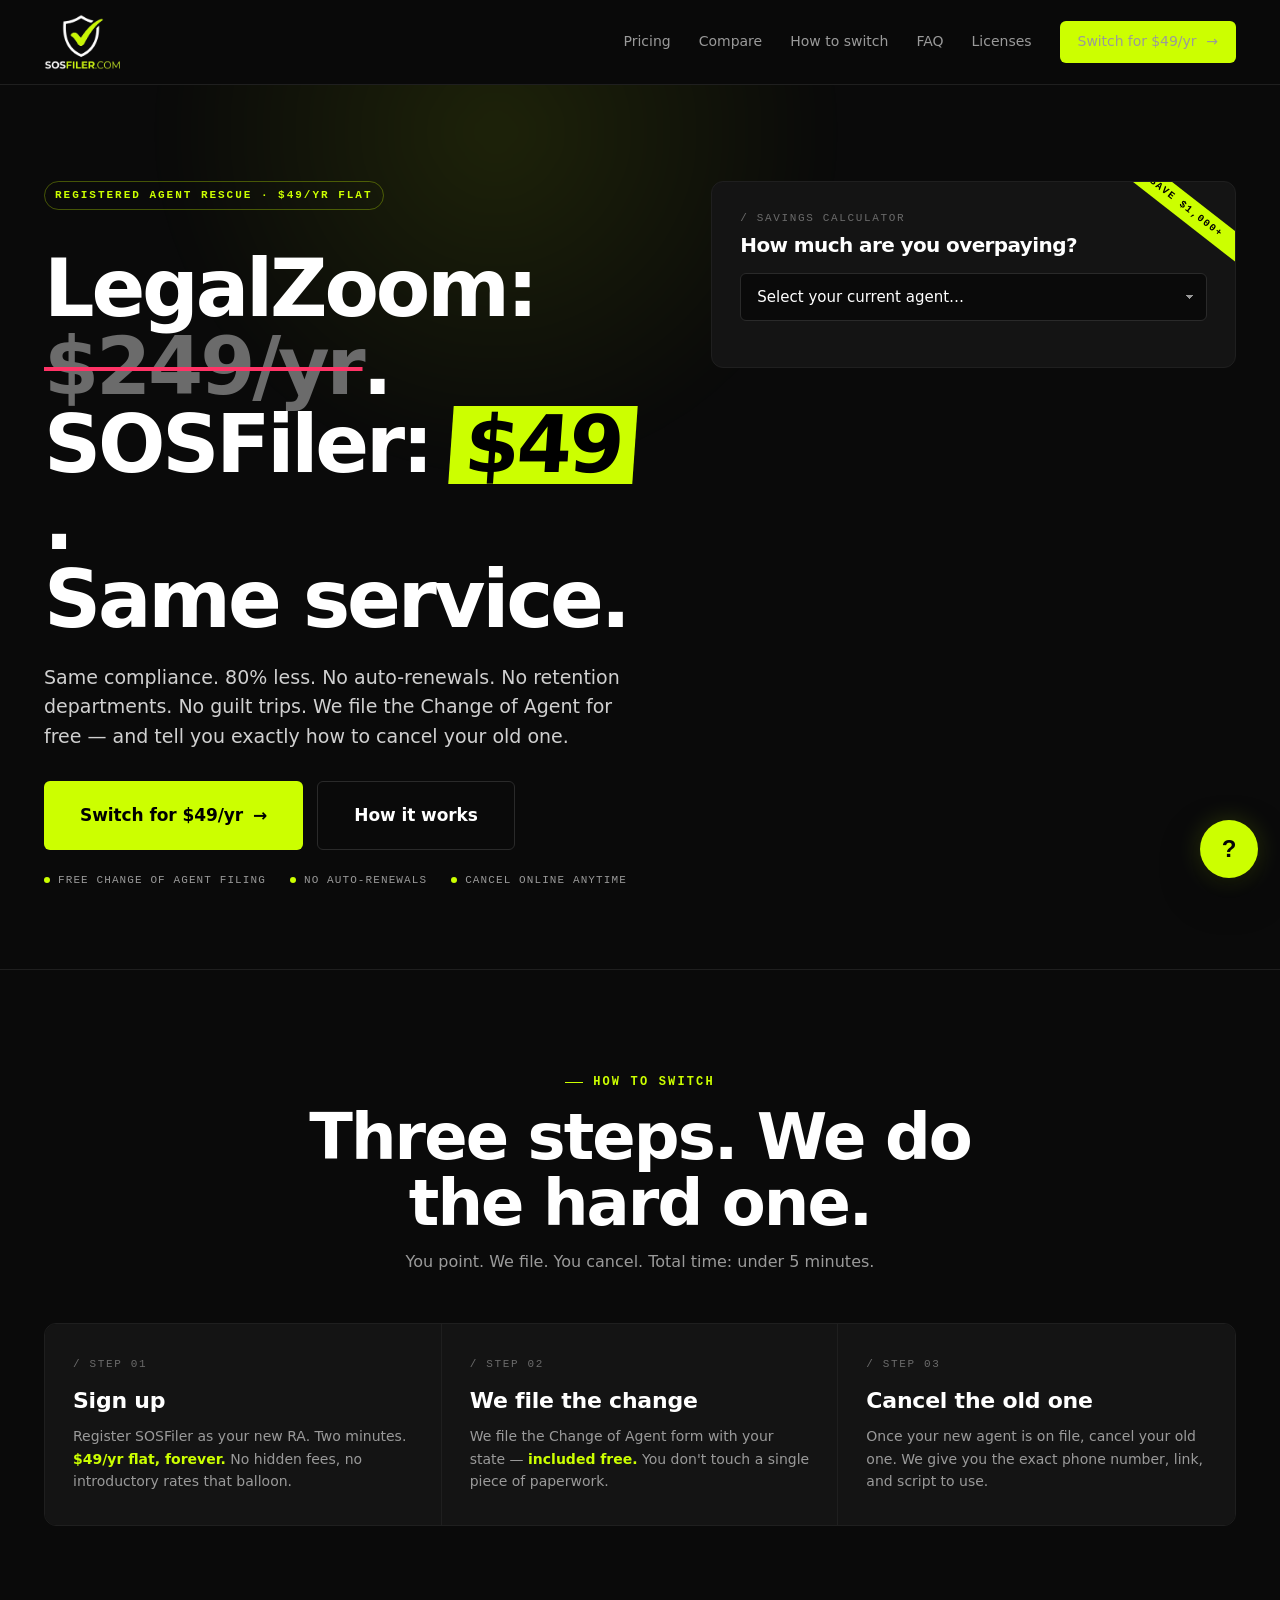
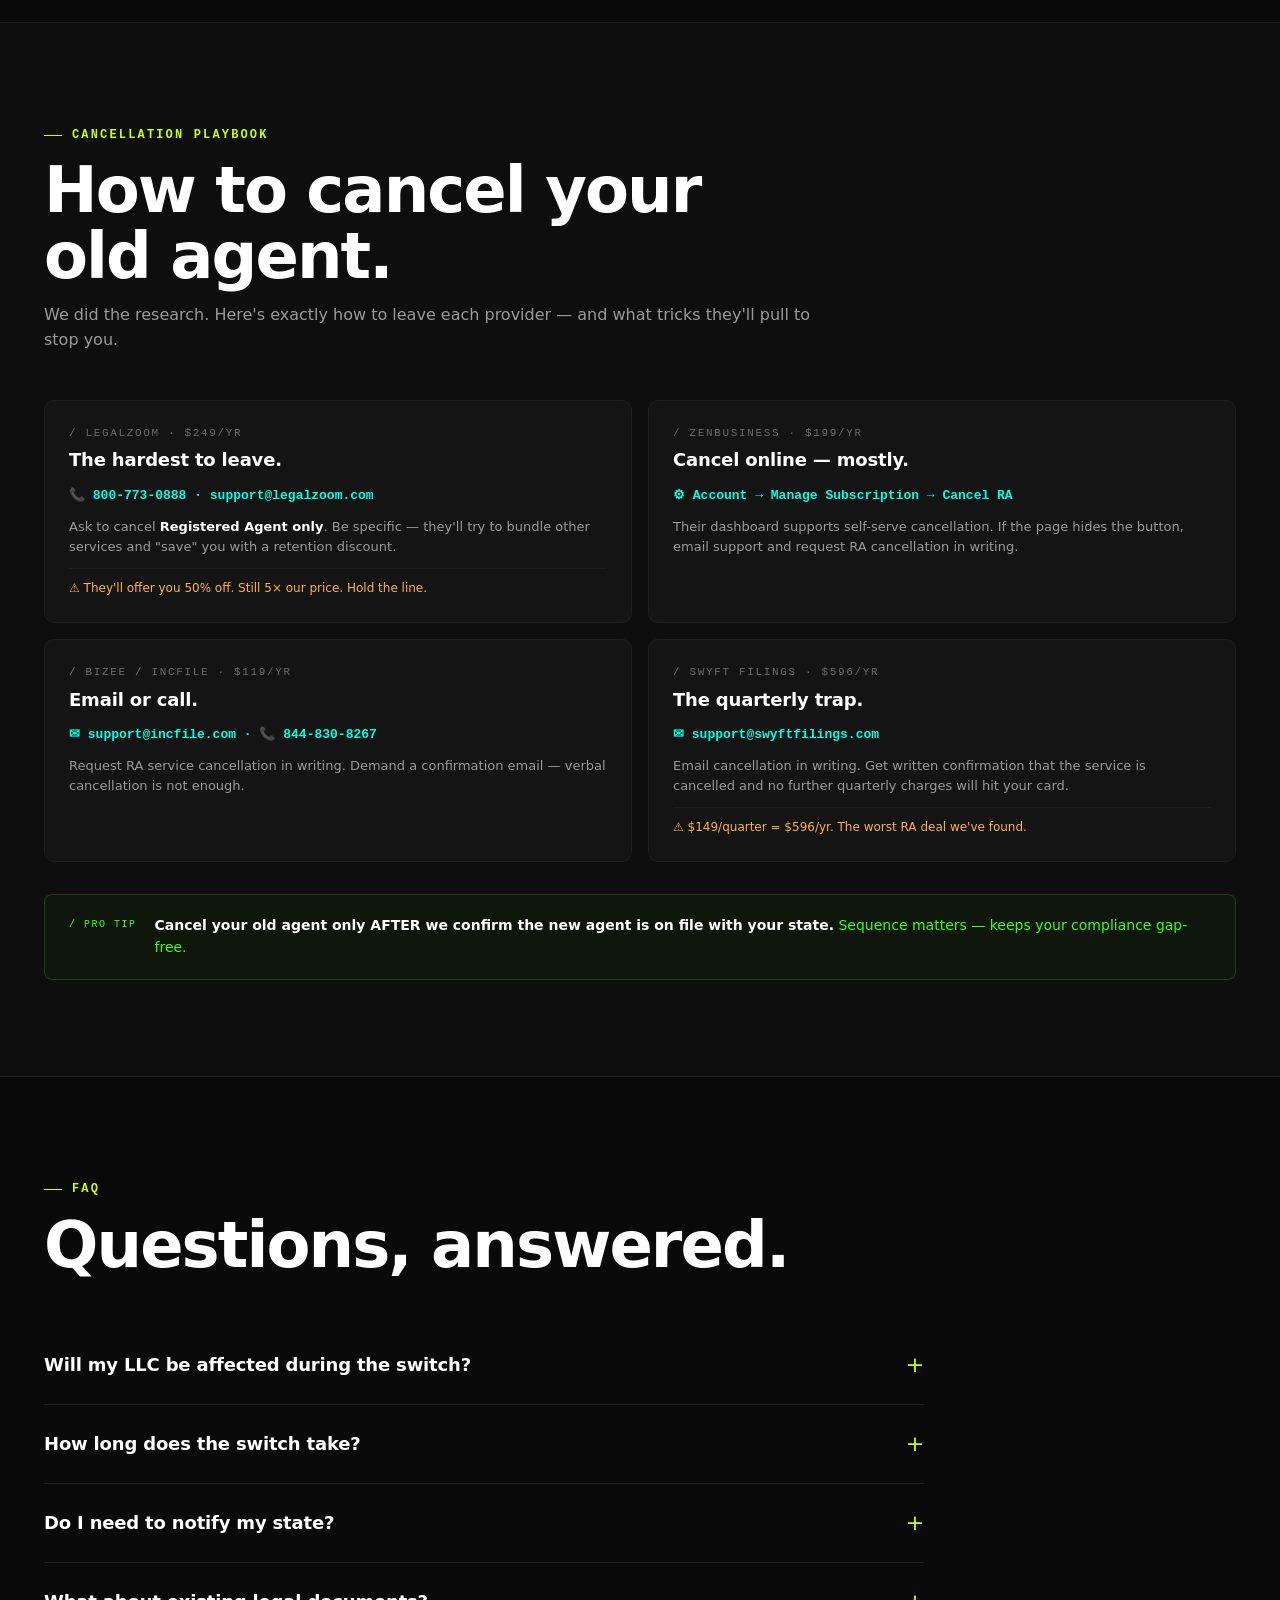
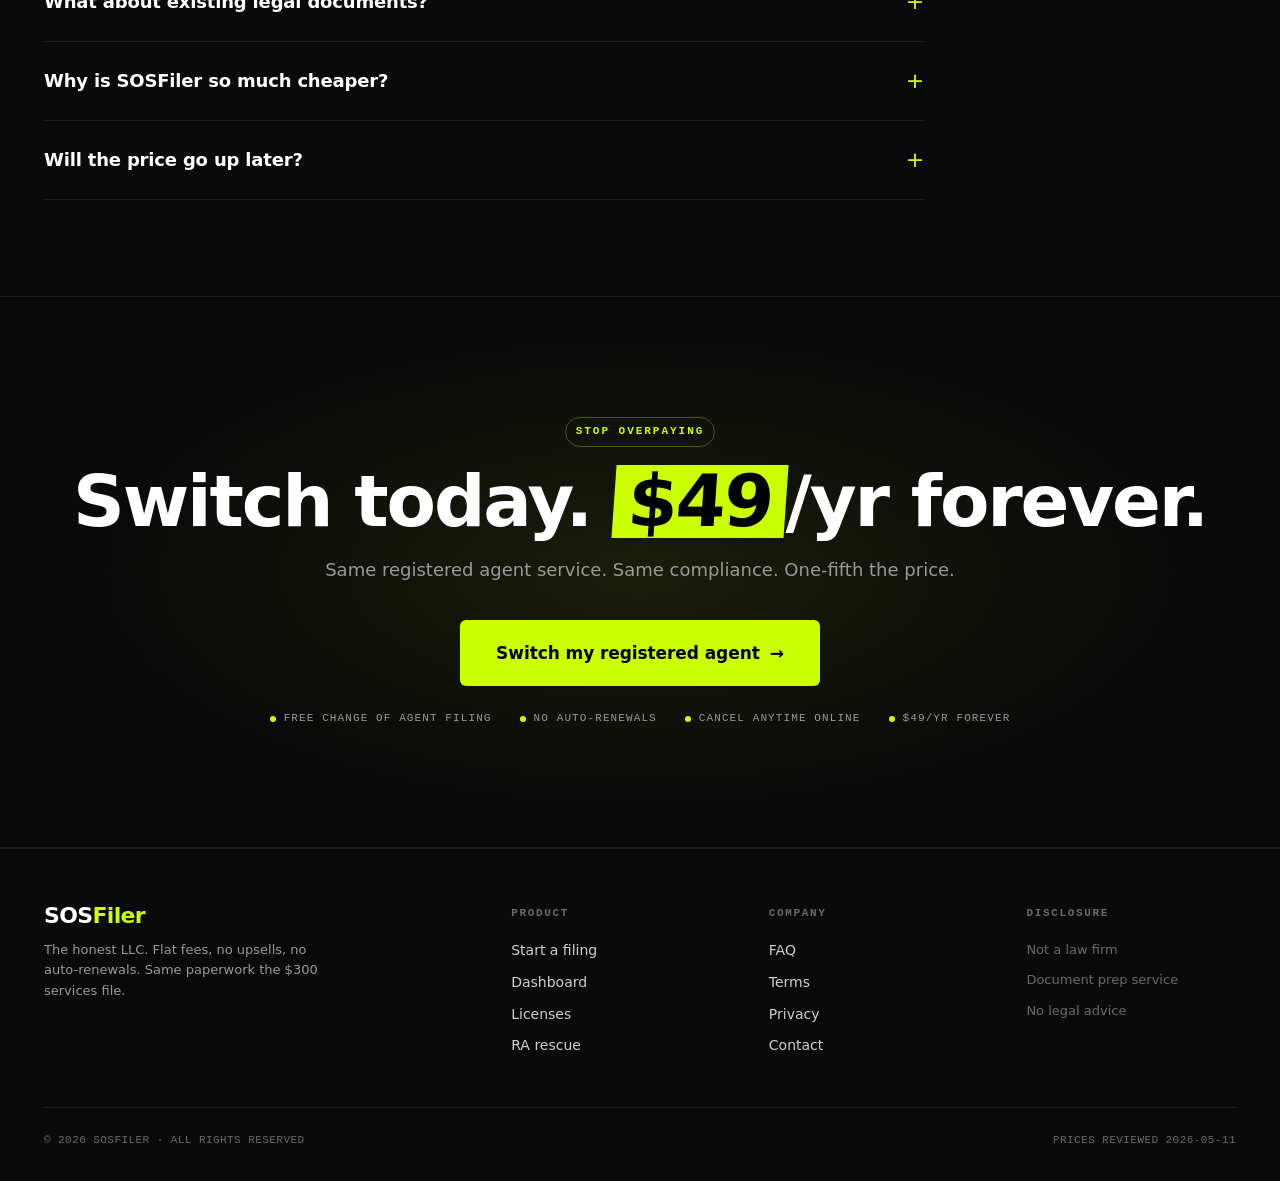
<file: frontend/ra-rescue.html>
<!DOCTYPE html>
<html lang="en">
<head>
<meta charset="UTF-8">
<link rel="icon" type="image/png" href="favicon.png">
<meta name="viewport" content="width=device-width, initial-scale=1.0">
<title>Switch Your Registered Agent — $49/yr · Cancel LegalZoom, ZenBusiness · SOSFiler</title>
<meta name="description" content="Ditch your $249/yr registered agent. Switch to SOSFiler for $49/yr — same service, same compliance, 80% less. We handle the Change of Agent filing free.">
<meta name="keywords" content="switch registered agent, cancel LegalZoom registered agent, cheapest registered agent service, change registered agent, registered agent $49, cancel ZenBusiness registered agent">
<meta property="og:title" content="Switch Your Registered Agent — $49/yr">
<meta property="og:description" content="Same service. Same compliance. 80% less. No auto-renewals, no retention departments, no guilt trips.">
<meta property="og:type" content="website">
<meta property="og:url" content="https://sosfiler.com/ra-rescue.html">
<meta name="twitter:card" content="summary_large_image">
<link rel="canonical" href="https://sosfiler.com/ra-rescue.html">
<link rel="manifest" href="/manifest.json">
<meta name="theme-color" content="#CCFF00">
<link rel="apple-touch-icon" href="icon-192.png">
<link rel="stylesheet" href="chat-widget.css">
<style>
:root {
  --bg: #0A0A0A;
  --bg-tint: #0E0E0E;
  --surface: #141414;
  --surface-2: #1A1A1A;
  --border: #1F1F1F;
  --border-strong: #2A2A2A;
  --text: #FFFFFF;
  --muted: #9A9A9A;
  --muted-2: #6B6B6B;
  --body: #D0D0D0;
  --accent: #CCFF00;
  --cyan: #00FFE5;
  --green: #39FF14;
  --red: #FF3366;
  --amber: #FFB23F;
  --glow: rgba(204,255,0,0.35);
  --glow-sm: rgba(204,255,0,0.12);

  --font-display: -apple-system, BlinkMacSystemFont, 'SF Pro Display', 'Inter Display', system-ui, sans-serif;
  --font-body:    -apple-system, BlinkMacSystemFont, 'SF Pro Text', 'Inter', system-ui, sans-serif;
  --font-mono:    'JetBrains Mono', 'IBM Plex Mono', ui-monospace, Menlo, monospace;
}
*, *::before, *::after { box-sizing: border-box; margin: 0; padding: 0; }
html { scroll-behavior: smooth; }
body {
  font-family: var(--font-body);
  background: var(--bg);
  color: var(--text);
  line-height: 1.55;
  -webkit-font-smoothing: antialiased;
  text-rendering: optimizeLegibility;
}
a { color: inherit; text-decoration: none; transition: color .15s ease; }
::selection { background: var(--accent); color: #000; }
::-webkit-scrollbar { width: 8px; }
::-webkit-scrollbar-track { background: var(--bg); }
::-webkit-scrollbar-thumb { background: #2A2A2A; border-radius: 2px; }
::-webkit-scrollbar-thumb:hover { background: var(--accent); }
img { max-width: 100%; display: block; }

.container { max-width: 1240px; margin: 0 auto; padding: 0 24px; }
.container-narrow { max-width: 980px; margin: 0 auto; padding: 0 24px; }
section { padding: 96px 0; position: relative; }
@media (max-width: 760px) { section { padding: 64px 0; } }

h1, h2, h3, h4, h5 { font-family: var(--font-display); font-weight: 900; letter-spacing: -0.03em; line-height: 1.02; color: #fff; }
h2 { font-size: clamp(34px, 5.4vw, 64px); }
h3 { font-size: clamp(22px, 2.6vw, 30px); }
h4 { font-size: 18px; letter-spacing: -0.01em; line-height: 1.3; }
p { color: var(--body); }
.lede { font-size: clamp(17px, 1.6vw, 20px); color: var(--muted); max-width: 64ch; line-height: 1.55; }
.mono { font-family: var(--font-mono); font-variant-numeric: tabular-nums; }
.eyebrow {
  font-family: var(--font-mono);
  font-size: 12px;
  letter-spacing: 0.18em;
  text-transform: uppercase;
  color: var(--accent);
  font-weight: 600;
  display: inline-flex;
  align-items: center;
  gap: 10px;
}
.eyebrow::before { content: ''; width: 18px; height: 1px; background: var(--accent); display: inline-block; }
.kicker {
  display: inline-block;
  font-family: var(--font-mono);
  font-size: 11px;
  letter-spacing: 0.18em;
  text-transform: uppercase;
  color: var(--accent);
  padding: 5px 10px;
  border: 1px solid rgba(204,255,0,0.3);
  border-radius: 999px;
  margin-bottom: 18px;
  font-weight: 600;
}

.btn {
  display: inline-flex; align-items: center; justify-content: center; gap: 10px;
  padding: 16px 28px;
  background: var(--accent);
  color: #000;
  font-family: var(--font-body);
  font-weight: 700;
  font-size: 15px;
  border-radius: 6px;
  border: none;
  cursor: pointer;
  min-height: 48px;
  letter-spacing: -0.005em;
  transition: transform .12s ease, box-shadow .15s ease, background .15s ease;
}
.btn:hover { background: #DBFF33; box-shadow: 0 0 0 6px var(--glow-sm), 0 14px 40px rgba(204,255,0,0.18); transform: translateY(-1px); color: #000; }
.btn:active { transform: translateY(0); }
.btn-lg { padding: 20px 36px; font-size: 17px; min-height: 56px; }
.btn-ghost { background: transparent; color: var(--text); border: 1px solid var(--border-strong); }
.btn-ghost:hover { background: var(--surface); border-color: var(--accent); color: var(--accent); box-shadow: none; transform: none; }
.btn .arrow { transition: transform .15s ease; }
.btn:hover .arrow { transform: translateX(3px); }

nav {
  position: sticky; top: 0; z-index: 100;
  background: rgba(10,10,10,0.85);
  backdrop-filter: blur(20px);
  -webkit-backdrop-filter: blur(20px);
  border-bottom: 1px solid var(--border);
  padding: 14px 0;
}
nav .container { display: flex; justify-content: space-between; align-items: center; gap: 24px; }
nav .brand { display: flex; align-items: center; gap: 12px; }
nav .brand img { height: 56px; width: auto; }
nav .brand-mark { font-family: var(--font-display); font-size: 20px; font-weight: 900; letter-spacing: -0.02em; }
nav .brand-mark .dot { color: var(--accent); }
nav .nav-links { display: flex; gap: 28px; align-items: center; }
nav .nav-links a { color: var(--muted); font-size: 14px; font-weight: 500; }
nav .nav-links a:hover { color: #fff; }
nav .nav-cta { padding: 10px 18px; font-size: 13px; min-height: 40px; border-radius: 6px; }
.hamburger { display: none; background: none; border: 1px solid var(--border-strong); color: #fff; cursor: pointer; min-width: 44px; min-height: 44px; border-radius: 6px; font-size: 18px; }
@media (max-width: 880px) {
  .hamburger { display: flex; align-items: center; justify-content: center; }
  nav .nav-links { display: none; position: absolute; top: 60px; left: 0; right: 0; background: rgba(10,10,10,0.98); backdrop-filter: blur(20px); border-bottom: 1px solid var(--border); flex-direction: column; padding: 24px; gap: 18px; }
  nav .nav-links.open { display: flex; align-items: stretch; }
  nav .nav-links a { padding: 10px 0; font-size: 16px; border-bottom: 1px solid var(--border); }
}

/* HERO */
.hero {
  padding: 96px 0 80px;
  border-bottom: 1px solid var(--border);
  position: relative;
  overflow: hidden;
}
.hero::before {
  content: ''; position: absolute; inset: -40% 30% auto auto;
  width: 800px; height: 800px;
  background: radial-gradient(circle at center, rgba(204,255,0,0.10), transparent 60%);
  pointer-events: none;
  filter: blur(20px);
}
.hero .container { position: relative; z-index: 1; }
.hero-grid { display: grid; grid-template-columns: 1.15fr 1fr; gap: 64px; align-items: start; }
.hero-headline {
  font-size: clamp(40px, 6.2vw, 84px);
  font-weight: 900;
  letter-spacing: -0.04em;
  line-height: 0.98;
  margin: 22px 0 24px;
}
.hero-headline .strike { color: var(--muted-2); text-decoration: line-through; text-decoration-color: var(--red); text-decoration-thickness: 4px; font-weight: 800; }
.hero-headline .accent-block {
  display: inline-block;
  background: var(--accent);
  color: #000;
  padding: 0 14px;
  margin-left: -4px;
  transform: skew(-4deg);
}
.hero-sub { font-size: clamp(16px, 1.7vw, 19px); color: var(--body); max-width: 56ch; margin-bottom: 30px; }
.hero-cta-row { display: flex; gap: 14px; flex-wrap: wrap; margin-bottom: 22px; }
.hero-trust { display: flex; gap: 24px; flex-wrap: wrap; font-family: var(--font-mono); font-size: 11px; color: var(--muted); letter-spacing: 0.1em; text-transform: uppercase; }
.hero-trust span { display: inline-flex; align-items: center; gap: 8px; }
.hero-trust .dot { width: 6px; height: 6px; background: var(--accent); border-radius: 50%; }

/* Hero calculator panel */
.hero-calc {
  background: var(--surface);
  border: 1px solid var(--border);
  border-radius: 12px;
  padding: 28px;
  position: relative;
  overflow: hidden;
}
.hero-calc::before {
  content: 'SAVE $1,000+'; position: absolute; top: 14px; right: -36px;
  background: var(--accent); color: #000;
  padding: 4px 40px; font-family: var(--font-mono); font-size: 10px; font-weight: 700;
  letter-spacing: 0.15em; transform: rotate(38deg); transform-origin: center;
}
.hero-calc-head { font-family: var(--font-mono); font-size: 11px; color: var(--muted-2); letter-spacing: 0.15em; text-transform: uppercase; margin-bottom: 8px; }
.hero-calc h3 { font-size: 20px; margin-bottom: 18px; }
.hero-calc select {
  width: 100%; padding: 14px 16px;
  background: var(--bg);
  color: var(--text);
  border: 1px solid var(--border-strong);
  border-radius: 6px;
  font-size: 15px;
  font-family: var(--font-body);
  margin-bottom: 18px;
  appearance: none;
  background-image: linear-gradient(45deg, transparent 50%, var(--muted) 50%), linear-gradient(135deg, var(--muted) 50%, transparent 50%);
  background-position: calc(100% - 16px) 50%, calc(100% - 12px) 50%;
  background-size: 4px 4px;
  background-repeat: no-repeat;
  padding-right: 32px;
  cursor: pointer;
  min-height: 48px;
}
.hero-calc select:focus { outline: none; border-color: var(--accent); box-shadow: 0 0 0 3px rgba(204,255,0,0.12); }

.cost-comparison { display: none; }
.cost-bar-wrap { margin-bottom: 14px; }
.cost-bar-label { display: flex; justify-content: space-between; align-items: baseline; margin-bottom: 6px; font-size: 13px; }
.cost-bar-label .name { color: var(--muted); font-family: var(--font-mono); font-size: 11px; letter-spacing: 0.1em; text-transform: uppercase; }
.cost-bar-label .name.us { color: var(--accent); }
.cost-bar-label .amount { font-family: var(--font-mono); font-weight: 700; font-variant-numeric: tabular-nums; }
.cost-bar-label .amount.theirs { color: var(--red); }
.cost-bar-label .amount.ours { color: var(--accent); }
.cost-bar { height: 14px; border-radius: 2px; transition: width .6s ease; }
.cost-bar.theirs { background: var(--red); opacity: 0.85; }
.cost-bar.ours { background: var(--accent); }

.savings-callout {
  margin-top: 22px; padding-top: 22px;
  border-top: 1px solid var(--border);
  display: none;
  text-align: center;
}
.savings-callout .savings-label-top { font-family: var(--font-mono); font-size: 10px; color: var(--muted-2); letter-spacing: 0.15em; text-transform: uppercase; margin-bottom: 6px; }
.savings-callout .savings-amount {
  font-family: var(--font-display); font-size: 48px; font-weight: 900; letter-spacing: -0.04em;
  color: var(--accent); line-height: 1;
}
.savings-callout .savings-sub { color: var(--muted); font-size: 13px; margin-top: 6px; }

/* Section headers */
.section-head { max-width: 780px; margin-bottom: 48px; }
.section-head h2 { margin-top: 14px; margin-bottom: 14px; }
.section-head.center { text-align: center; margin-left: auto; margin-right: auto; }
.section-head.center .eyebrow { justify-content: center; }
.section-head p { color: var(--muted); }
.section-alt { background: var(--bg-tint); border-top: 1px solid var(--border); border-bottom: 1px solid var(--border); }

/* Steps */
.steps { display: grid; grid-template-columns: repeat(3, 1fr); gap: 0; border: 1px solid var(--border); border-radius: 12px; overflow: hidden; }
@media (max-width: 760px) { .steps { grid-template-columns: 1fr; } }
.step {
  padding: 32px 28px;
  background: var(--surface);
  border-right: 1px solid var(--border);
}
.step:last-child { border-right: none; }
@media (max-width: 760px) { .step { border-right: none; border-bottom: 1px solid var(--border); } .step:last-child { border-bottom: none; } }
.step .num { font-family: var(--font-mono); font-size: 11px; color: var(--muted-2); letter-spacing: 0.15em; display: block; margin-bottom: 14px; }
.step h4 { margin-bottom: 10px; font-size: 22px; }
.step p { color: var(--muted); font-size: 14px; line-height: 1.6; }
.step strong { color: var(--accent); font-weight: 700; }

/* Cancellation cards */
.cancel-grid { display: grid; grid-template-columns: repeat(2, 1fr); gap: 16px; }
@media (max-width: 760px) { .cancel-grid { grid-template-columns: 1fr; } }
.cancel-card {
  background: var(--surface);
  border: 1px solid var(--border);
  border-radius: 10px;
  padding: 24px;
  transition: border-color .15s ease;
}
.cancel-card:hover { border-color: var(--border-strong); }
.cancel-card .ccompany { font-family: var(--font-mono); font-size: 11px; color: var(--muted-2); letter-spacing: 0.15em; text-transform: uppercase; margin-bottom: 6px; }
.cancel-card h4 { margin-bottom: 14px; }
.cancel-card .contact { font-family: var(--font-mono); color: var(--cyan); font-size: 13px; font-weight: 600; margin-bottom: 10px; word-break: break-word; }
.cancel-card p { color: var(--muted); font-size: 13px; line-height: 1.6; }
.cancel-card .warning { color: var(--amber); font-size: 12px; margin-top: 10px; padding-top: 10px; border-top: 1px solid var(--border); }

.pro-tip {
  margin-top: 32px;
  padding: 20px 24px;
  background: rgba(57,255,20,0.04);
  border: 1px solid rgba(57,255,20,0.18);
  border-radius: 8px;
  font-size: 14px;
  color: var(--green);
  display: flex; align-items: flex-start; gap: 12px;
}
.pro-tip .label { font-family: var(--font-mono); font-size: 10px; letter-spacing: 0.15em; text-transform: uppercase; color: var(--green); margin-right: 6px; flex-shrink: 0; padding-top: 2px; }
.pro-tip strong { color: #fff; }

/* FAQ */
.faq-list { max-width: 880px; }
.faq-item {
  border-bottom: 1px solid var(--border);
  cursor: pointer;
}
.faq-q {
  padding: 22px 0;
  font-family: var(--font-display);
  font-weight: 700;
  font-size: 18px;
  letter-spacing: -0.01em;
  display: flex; justify-content: space-between; align-items: center; gap: 18px;
  color: #fff;
}
.faq-q::after { content: '+'; color: var(--accent); font-size: 22px; transition: transform .2s ease; flex-shrink: 0; font-weight: 400; }
.faq-item.open .faq-q::after { content: '−'; }
.faq-a { max-height: 0; overflow: hidden; transition: max-height .3s ease; color: var(--muted); font-size: 15px; line-height: 1.65; }
.faq-item.open .faq-a { max-height: 400px; padding-bottom: 22px; }

/* Final CTA */
.final-cta { text-align: center; padding: 120px 0; border-top: 1px solid var(--border); border-bottom: 1px solid var(--border); position: relative; overflow: hidden; }
.final-cta::before {
  content: ''; position: absolute; inset: 0;
  background: radial-gradient(ellipse at center, rgba(204,255,0,0.08) 0%, transparent 60%);
  pointer-events: none;
}
.final-cta .container { position: relative; z-index: 1; }
.final-cta h2 { margin-bottom: 18px; font-size: clamp(36px, 6vw, 72px); }
.final-cta h2 .accent-block { display: inline-block; background: var(--accent); color: #000; padding: 0 14px; transform: skew(-4deg); }
.final-cta p { color: var(--muted); font-size: 18px; margin-bottom: 36px; }
.final-cta .trust-row { display: flex; gap: 28px; justify-content: center; flex-wrap: wrap; margin-top: 24px; font-family: var(--font-mono); font-size: 11px; color: var(--muted); letter-spacing: 0.1em; text-transform: uppercase; }
.final-cta .trust-row span { display: inline-flex; align-items: center; gap: 8px; }
.final-cta .trust-row .dot { width: 6px; height: 6px; background: var(--accent); border-radius: 50%; }

/* footer */
footer { border-top: 1px solid var(--border); padding: 56px 0 32px; color: var(--muted); font-size: 13px; }
.footer-grid { display: grid; grid-template-columns: 2fr 1fr 1fr 1fr; gap: 48px; margin-bottom: 40px; }
.footer-brand h5 { font-size: 22px; }
.footer-brand h5 span { color: var(--accent); }
.footer-brand p { font-size: 13px; color: var(--muted); max-width: 36ch; line-height: 1.6; margin-top: 12px; }
.footer-col h6 { font-family: var(--font-mono); font-size: 11px; letter-spacing: 0.15em; text-transform: uppercase; color: var(--muted-2); margin-bottom: 18px; font-weight: 600; }
.footer-col ul { list-style: none; }
.footer-col li { margin-bottom: 10px; }
.footer-col a { color: var(--body); font-size: 14px; }
.footer-col a:hover { color: var(--accent); }
.footer-bottom { border-top: 1px solid var(--border); padding-top: 24px; display: flex; justify-content: space-between; align-items: center; font-family: var(--font-mono); font-size: 11px; color: var(--muted-2); letter-spacing: 0.04em; flex-wrap: wrap; gap: 12px; }
@media (max-width: 760px) { .footer-grid { grid-template-columns: 1fr 1fr; gap: 32px; } .footer-bottom { flex-direction: column; align-items: flex-start; } .hero-grid { grid-template-columns: 1fr; gap: 40px; } }

/* Structured data */
</style>

<script type="application/ld+json">
{
  "@context": "https://schema.org",
  "@type": "Service",
  "name": "SOSFiler Registered Agent Service",
  "description": "Registered agent service for $49/yr with free Change of Agent filing.",
  "provider": { "@type": "Organization", "name": "SOSFiler", "url": "https://sosfiler.com" },
  "offers": { "@type": "Offer", "price": "49", "priceCurrency": "USD" }
}
</script>
</head>
<body>

<nav>
  <div class="container">
    <a href="index.html" class="brand">
      <img src="logo.png" alt="SOSFiler" onerror="this.style.display='none';this.nextElementSibling.style.display='inline-flex';">
      <span class="brand-mark" style="display:none;">SOS<span class="dot">Filer</span></span>
    </a>
    <button class="hamburger" onclick="document.querySelector('.nav-links').classList.toggle('open')" aria-label="Menu">≡</button>
    <div class="nav-links">
      <a href="index.html#pricing">Pricing</a>
      <a href="index.html#compare">Compare</a>
      <a href="#how-to-switch">How to switch</a>
      <a href="#faq">FAQ</a>
      <a href="licenses.html">Licenses</a>
      <a href="app.html" class="btn nav-cta">Switch for $49/yr <span class="arrow">→</span></a>
    </div>
  </div>
</nav>

<!-- HERO -->
<section class="hero">
  <div class="container">
    <div class="hero-grid">
      <div>
        <span class="kicker">Registered agent rescue · $49/yr flat</span>
        <h1 class="hero-headline">
          LegalZoom: <span class="strike">$249/yr</span>.<br>
          SOSFiler: <span class="accent-block">$49</span>.<br>
          Same service.
        </h1>
        <p class="hero-sub">Same compliance. 80% less. No auto-renewals. No retention departments. No guilt trips. We file the Change of Agent for free — and tell you exactly how to cancel your old one.</p>
        <div class="hero-cta-row">
          <a href="app.html" class="btn btn-lg">Switch for $49/yr <span class="arrow">→</span></a>
          <a href="#how-to-switch" class="btn btn-ghost btn-lg">How it works</a>
        </div>
        <div class="hero-trust">
          <span><span class="dot"></span>Free Change of Agent filing</span>
          <span><span class="dot"></span>No auto-renewals</span>
          <span><span class="dot"></span>Cancel online anytime</span>
        </div>
      </div>
      <div class="hero-calc">
        <div class="hero-calc-head">/ SAVINGS CALCULATOR</div>
        <h3>How much are you overpaying?</h3>
        <select id="agentSelect" onchange="updateComparison()">
          <option value="">Select your current agent…</option>
          <option value="legalzoom">LegalZoom — $249/yr</option>
          <option value="zenbusiness">ZenBusiness — $199/yr</option>
          <option value="swyft">Swyft Filings — $596/yr (!!)</option>
          <option value="northwest">Northwest — $125/yr</option>
          <option value="bizee">Bizee / Incfile — $119/yr</option>
          <option value="other">Other ($100+/yr)</option>
        </select>

        <div class="cost-comparison" id="costComparison">
          <div class="cost-bar-wrap">
            <div class="cost-bar-label">
              <span class="name" id="compName">Their service</span>
              <span class="amount theirs" id="compCost">$249/yr</span>
            </div>
            <div class="cost-bar theirs" id="compBar" style="width: 100%;"></div>
          </div>
          <div class="cost-bar-wrap">
            <div class="cost-bar-label">
              <span class="name us">SOSFiler</span>
              <span class="amount ours">$49/yr</span>
            </div>
            <div class="cost-bar ours" id="ourBar" style="width: 20%;"></div>
          </div>
        </div>

        <div class="savings-callout" id="savingsCallout">
          <div class="savings-label-top">/ 5-YEAR SAVINGS</div>
          <div class="savings-amount" id="savingsAmount">$1,000</div>
          <div class="savings-sub" id="savingsLabel">switching from LegalZoom</div>
        </div>
      </div>
    </div>
  </div>
</section>

<!-- How to switch -->
<section id="how-to-switch">
  <div class="container">
    <div class="section-head center">
      <span class="eyebrow">How to switch</span>
      <h2>Three steps. We do the hard one.</h2>
      <p>You point. We file. You cancel. Total time: under 5 minutes.</p>
    </div>
    <div class="steps">
      <div class="step">
        <span class="num">/ STEP 01</span>
        <h4>Sign up</h4>
        <p>Register SOSFiler as your new RA. Two minutes. <strong>$49/yr flat, forever.</strong> No hidden fees, no introductory rates that balloon.</p>
      </div>
      <div class="step">
        <span class="num">/ STEP 02</span>
        <h4>We file the change</h4>
        <p>We file the Change of Agent form with your state — <strong>included free.</strong> You don't touch a single piece of paperwork.</p>
      </div>
      <div class="step">
        <span class="num">/ STEP 03</span>
        <h4>Cancel the old one</h4>
        <p>Once your new agent is on file, cancel your old one. We give you the exact phone number, link, and script to use.</p>
      </div>
    </div>
  </div>
</section>

<!-- Cancellation playbook -->
<section class="section-alt">
  <div class="container">
    <div class="section-head">
      <span class="eyebrow">Cancellation playbook</span>
      <h2>How to cancel your old agent.</h2>
      <p>We did the research. Here's exactly how to leave each provider — and what tricks they'll pull to stop you.</p>
    </div>

    <div class="cancel-grid">
      <div class="cancel-card">
        <div class="ccompany">/ LEGALZOOM · $249/YR</div>
        <h4>The hardest to leave.</h4>
        <p class="contact">📞 800-773-0888 · support@legalzoom.com</p>
        <p>Ask to cancel <strong style="color:#fff;">Registered Agent only</strong>. Be specific — they'll try to bundle other services and "save" you with a retention discount.</p>
        <p class="warning">⚠ They'll offer you 50% off. Still 5× our price. Hold the line.</p>
      </div>
      <div class="cancel-card">
        <div class="ccompany">/ ZENBUSINESS · $199/YR</div>
        <h4>Cancel online — mostly.</h4>
        <p class="contact">⚙ Account → Manage Subscription → Cancel RA</p>
        <p>Their dashboard supports self-serve cancellation. If the page hides the button, email support and request RA cancellation in writing.</p>
      </div>
      <div class="cancel-card">
        <div class="ccompany">/ BIZEE / INCFILE · $119/YR</div>
        <h4>Email or call.</h4>
        <p class="contact">✉ support@incfile.com · 📞 844-830-8267</p>
        <p>Request RA service cancellation in writing. Demand a confirmation email — verbal cancellation is not enough.</p>
      </div>
      <div class="cancel-card">
        <div class="ccompany">/ SWYFT FILINGS · $596/YR</div>
        <h4>The quarterly trap.</h4>
        <p class="contact">✉ support@swyftfilings.com</p>
        <p>Email cancellation in writing. Get written confirmation that the service is cancelled and no further quarterly charges will hit your card.</p>
        <p class="warning">⚠ $149/quarter = $596/yr. The worst RA deal we've found.</p>
      </div>
    </div>

    <div class="pro-tip">
      <span class="label">/ PRO TIP</span>
      <div><strong>Cancel your old agent only AFTER we confirm the new agent is on file with your state.</strong> Sequence matters — keeps your compliance gap-free.</div>
    </div>
  </div>
</section>

<!-- FAQ -->
<section id="faq">
  <div class="container">
    <div class="section-head">
      <span class="eyebrow">FAQ</span>
      <h2>Questions, answered.</h2>
    </div>
    <div class="faq-list">
      <div class="faq-item" onclick="this.classList.toggle('open')">
        <div class="faq-q">Will my LLC be affected during the switch?</div>
        <div class="faq-a">No. We sequence the switch so your old agent and new agent overlap — your LLC stays in good standing the whole time. The state just updates which RA is on file.</div>
      </div>
      <div class="faq-item" onclick="this.classList.toggle('open')">
        <div class="faq-q">How long does the switch take?</div>
        <div class="faq-a">Typically 1–3 business days. We file the Change of Agent immediately after you sign up; most states process within a few business days. We email you the moment it's confirmed.</div>
      </div>
      <div class="faq-item" onclick="this.classList.toggle('open')">
        <div class="faq-q">Do I need to notify my state?</div>
        <div class="faq-a">No. We handle the Change of Agent filing free — that's part of your $49/yr. You don't call anyone, fill out anything, or mail anything.</div>
      </div>
      <div class="faq-item" onclick="this.classList.toggle('open')">
        <div class="faq-q">What about existing legal documents?</div>
        <div class="faq-a">Your old agent is legally required to forward anything they've already received. After the switch, every new legal document and state correspondence comes to SOSFiler — we email it to you the same day.</div>
      </div>
      <div class="faq-item" onclick="this.classList.toggle('open')">
        <div class="faq-q">Why is SOSFiler so much cheaper?</div>
        <div class="faq-a">No call centers. No TV ads. No retention departments. Our software handles compliance monitoring and document forwarding. Same service, fraction of the overhead — passed through to you.</div>
      </div>
      <div class="faq-item" onclick="this.classList.toggle('open')">
        <div class="faq-q">Will the price go up later?</div>
        <div class="faq-a">No. $49/yr is the price. No introductory rate that balloons. No "premium tier" you get tricked into. And no auto-renewals — we remind you before renewal and you actively choose to continue.</div>
      </div>
    </div>
  </div>
</section>

<!-- Final CTA -->
<section class="final-cta">
  <div class="container">
    <span class="kicker">Stop overpaying</span>
    <h2>Switch today. <span class="accent-block">$49</span>/yr forever.</h2>
    <p>Same registered agent service. Same compliance. One-fifth the price.</p>
    <a href="app.html" class="btn btn-lg">Switch my registered agent <span class="arrow">→</span></a>
    <div class="trust-row">
      <span><span class="dot"></span>Free Change of Agent filing</span>
      <span><span class="dot"></span>No auto-renewals</span>
      <span><span class="dot"></span>Cancel anytime online</span>
      <span><span class="dot"></span>$49/yr forever</span>
    </div>
  </div>
</section>

<footer>
  <div class="container">
    <div class="footer-grid">
      <div class="footer-brand">
        <h5>SOS<span>Filer</span></h5>
        <p>The honest LLC. Flat fees, no upsells, no auto-renewals. Same paperwork the $300 services file.</p>
      </div>
      <div class="footer-col">
        <h6>Product</h6>
        <ul>
          <li><a href="app.html">Start a filing</a></li>
          <li><a href="dashboard.html">Dashboard</a></li>
          <li><a href="licenses.html">Licenses</a></li>
          <li><a href="ra-rescue.html">RA rescue</a></li>
        </ul>
      </div>
      <div class="footer-col">
        <h6>Company</h6>
        <ul>
          <li><a href="index.html#faq">FAQ</a></li>
          <li><a href="terms.html">Terms</a></li>
          <li><a href="privacy.html">Privacy</a></li>
          <li><a href="mailto:support@sosfiler.com">Contact</a></li>
        </ul>
      </div>
      <div class="footer-col">
        <h6>Disclosure</h6>
        <ul>
          <li><span style="color: var(--muted-2);">Not a law firm</span></li>
          <li><span style="color: var(--muted-2);">Document prep service</span></li>
          <li><span style="color: var(--muted-2);">No legal advice</span></li>
        </ul>
      </div>
    </div>
    <div class="footer-bottom">
      <span>© 2026 SOSFILER · ALL RIGHTS RESERVED</span>
      <span>PRICES REVIEWED 2026-05-11</span>
    </div>
  </div>
</footer>

<script>
const competitors = {
  legalzoom: { name: 'LegalZoom', yearly: 249 },
  zenbusiness: { name: 'ZenBusiness', yearly: 199 },
  swyft: { name: 'Swyft Filings', yearly: 596 },
  northwest: { name: 'Northwest', yearly: 125 },
  bizee: { name: 'Bizee / Incfile', yearly: 119 },
  other: { name: 'Your provider', yearly: 150 }
};
const sosfilerCost = 49;

function updateComparison() {
  const val = document.getElementById('agentSelect').value;
  const comparison = document.getElementById('costComparison');
  const callout = document.getElementById('savingsCallout');
  if (!val) { comparison.style.display = 'none'; callout.style.display = 'none'; return; }
  const comp = competitors[val];
  comparison.style.display = 'block';
  callout.style.display = 'block';
  document.getElementById('compName').textContent = comp.name;
  document.getElementById('compCost').textContent = '$' + comp.yearly + '/yr';
  document.getElementById('compBar').style.width = '100%';
  document.getElementById('ourBar').style.width = Math.round((sosfilerCost / comp.yearly) * 100) + '%';
  const fiveYearSavings = (comp.yearly - sosfilerCost) * 5;
  document.getElementById('savingsAmount').textContent = '$' + fiveYearSavings.toLocaleString();
  document.getElementById('savingsLabel').textContent = 'switching from ' + comp.name;
}

if ('serviceWorker' in navigator) {
  navigator.serviceWorker.register('/sw.js').catch(() => {});
}
</script>
<script src="chat-widget.js"></script>
</body>
</html>
</file>
<file: frontend/chat-widget.css>
.sos-chat-widget {
  position: fixed;
  right: 22px;
  bottom: 22px;
  z-index: 5000;
  font-family: 'Inter', -apple-system, BlinkMacSystemFont, 'Segoe UI', Roboto, sans-serif;
}

.sos-chat-button {
  width: 58px;
  height: 58px;
  border-radius: 50%;
  border: 1px solid rgba(204, 255, 0, 0.4);
  background: var(--accent, #ccff00);
  color: #050505;
  font-size: 24px;
  font-weight: 900;
  cursor: pointer;
  box-shadow: 0 16px 40px rgba(0, 0, 0, 0.35), 0 0 26px rgba(204, 255, 0, 0.18);
  transition: transform 0.18s ease, box-shadow 0.18s ease;
}

.sos-chat-button:hover {
  transform: translateY(-2px);
  box-shadow: 0 18px 48px rgba(0, 0, 0, 0.42), 0 0 34px rgba(204, 255, 0, 0.28);
}

.sos-chat-panel {
  position: absolute;
  right: 0;
  bottom: 72px;
  width: min(380px, calc(100vw - 32px));
  height: min(560px, calc(100vh - 120px));
  display: none;
  flex-direction: column;
  overflow: hidden;
  background: var(--surface, #141414);
  color: var(--text, #fff);
  border: 1px solid var(--border, #1e1e1e);
  border-radius: 14px;
  box-shadow: 0 24px 80px rgba(0, 0, 0, 0.5);
}

.sos-chat-panel.open {
  display: flex;
}

.sos-chat-header {
  display: flex;
  justify-content: space-between;
  align-items: center;
  gap: 14px;
  padding: 14px 16px;
  border-bottom: 1px solid var(--border, #1e1e1e);
  background: rgba(255, 255, 255, 0.02);
}

.sos-chat-title {
  font-size: 14px;
  font-weight: 800;
  line-height: 1.2;
}

.sos-chat-subtitle {
  color: var(--muted, var(--text-secondary, #999));
  font-size: 11px;
  margin-top: 2px;
}

.sos-chat-close {
  width: 32px;
  height: 32px;
  border-radius: 8px;
  border: 1px solid var(--border, #1e1e1e);
  background: transparent;
  color: var(--text, #fff);
  font-size: 20px;
  line-height: 1;
  cursor: pointer;
}

.sos-chat-messages {
  flex: 1;
  overflow-y: auto;
  padding: 14px;
  display: flex;
  flex-direction: column;
  gap: 10px;
}

.sos-chat-message {
  max-width: 88%;
  padding: 10px 12px;
  border-radius: 12px;
  font-size: 13px;
  line-height: 1.45;
  white-space: pre-wrap;
}

.sos-chat-message.bot {
  align-self: flex-start;
  background: #1d1d1d;
  border: 1px solid var(--border, #1e1e1e);
}

.sos-chat-message.user {
  align-self: flex-end;
  background: var(--accent, #ccff00);
  color: #050505;
}

.sos-chat-meta {
  max-width: 88%;
  align-self: flex-start;
  color: var(--muted, var(--text-secondary, #999));
  font-size: 11px;
  line-height: 1.35;
  padding: 0 4px;
}

.sos-chat-form {
  display: flex;
  gap: 8px;
  padding: 12px;
  border-top: 1px solid var(--border, #1e1e1e);
  background: rgba(255, 255, 255, 0.02);
}

.sos-chat-input {
  min-width: 0;
  flex: 1;
  border: 1px solid var(--border, #1e1e1e);
  background: #0f0f0f;
  color: var(--text, #fff);
  border-radius: 8px;
  padding: 11px 12px;
  font-size: 14px;
  font-family: inherit;
}

.sos-chat-input:focus {
  outline: none;
  border-color: var(--accent, #ccff00);
  box-shadow: 0 0 0 2px rgba(204, 255, 0, 0.14);
}

.sos-chat-send {
  border: 0;
  border-radius: 8px;
  background: var(--accent, #ccff00);
  color: #050505;
  font-weight: 800;
  padding: 0 14px;
  cursor: pointer;
  min-width: 54px;
}

.sos-chat-send:disabled {
  opacity: 0.55;
  cursor: not-allowed;
}

@media (max-width: 560px) {
  .sos-chat-widget {
    right: 14px;
    bottom: 14px;
  }

  .sos-chat-panel {
    right: -6px;
    bottom: 68px;
    width: calc(100vw - 28px);
    height: min(560px, calc(100vh - 100px));
  }
}
</file>
